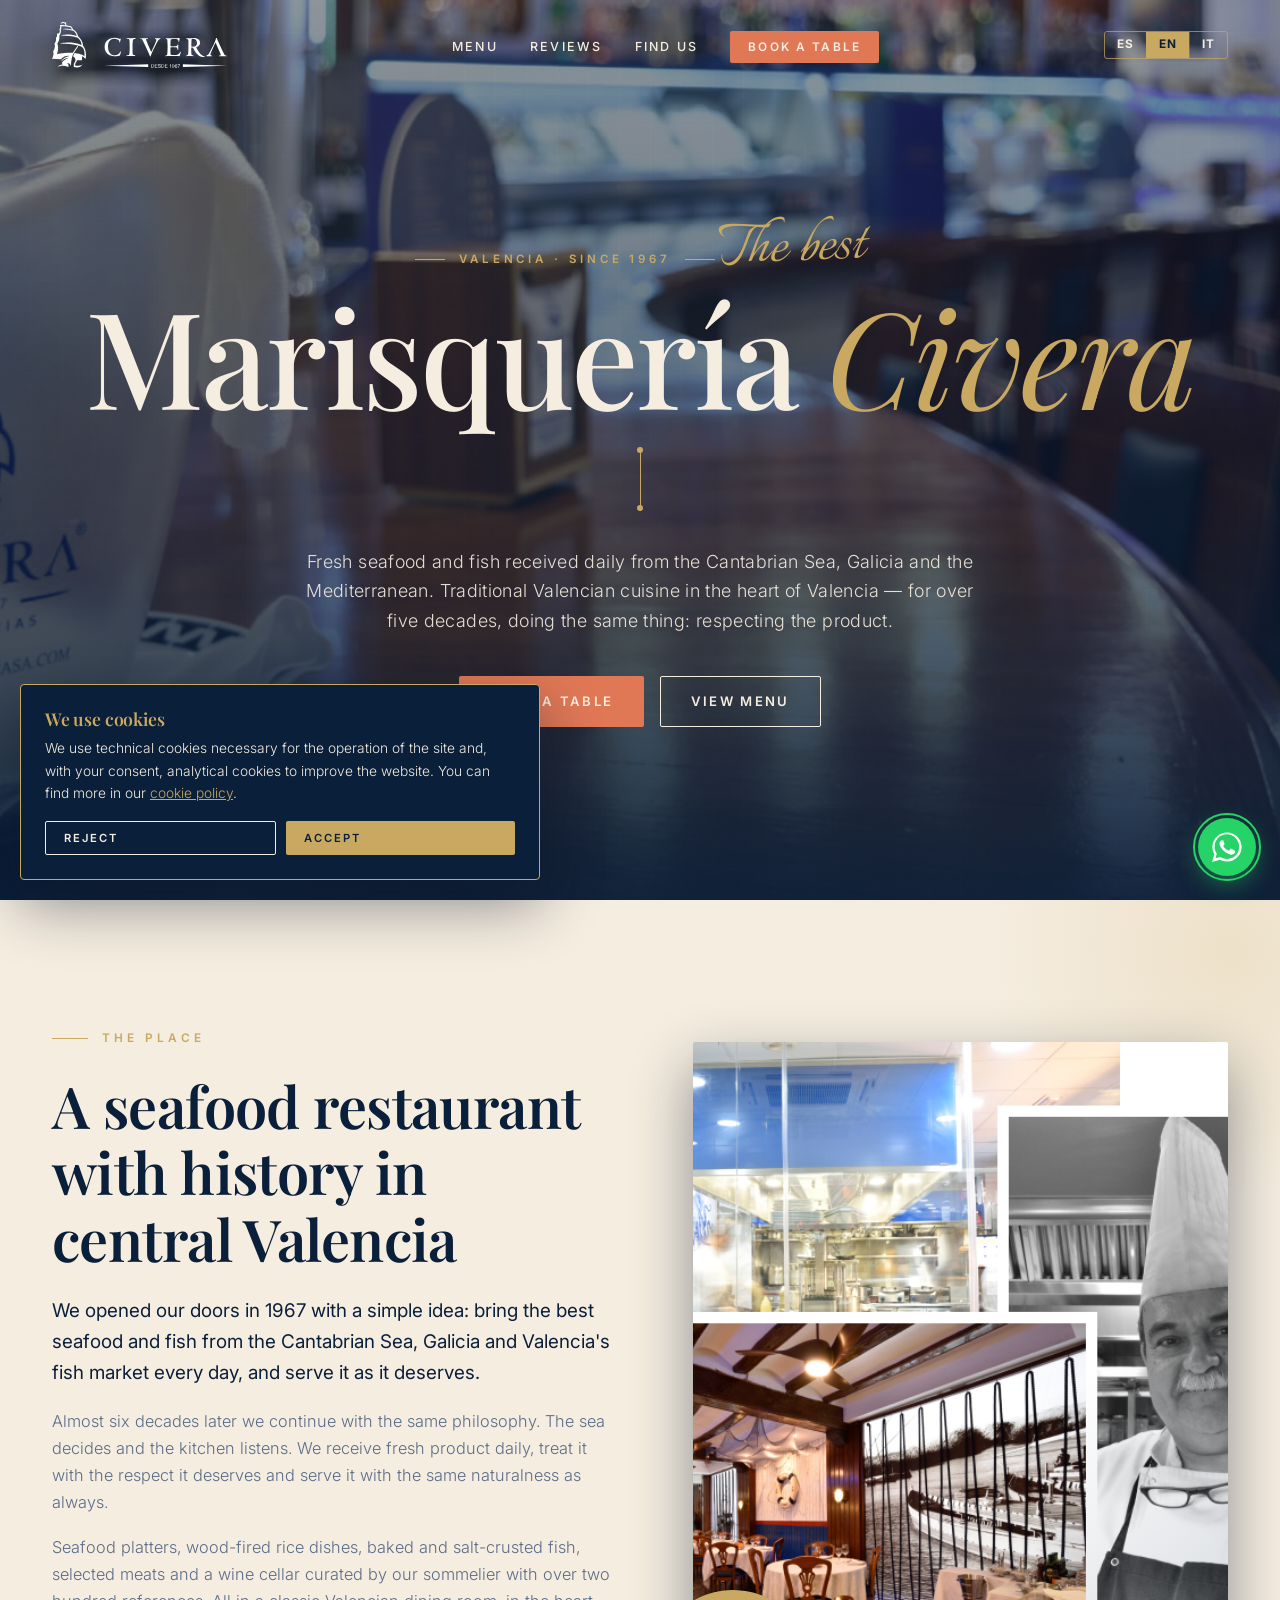
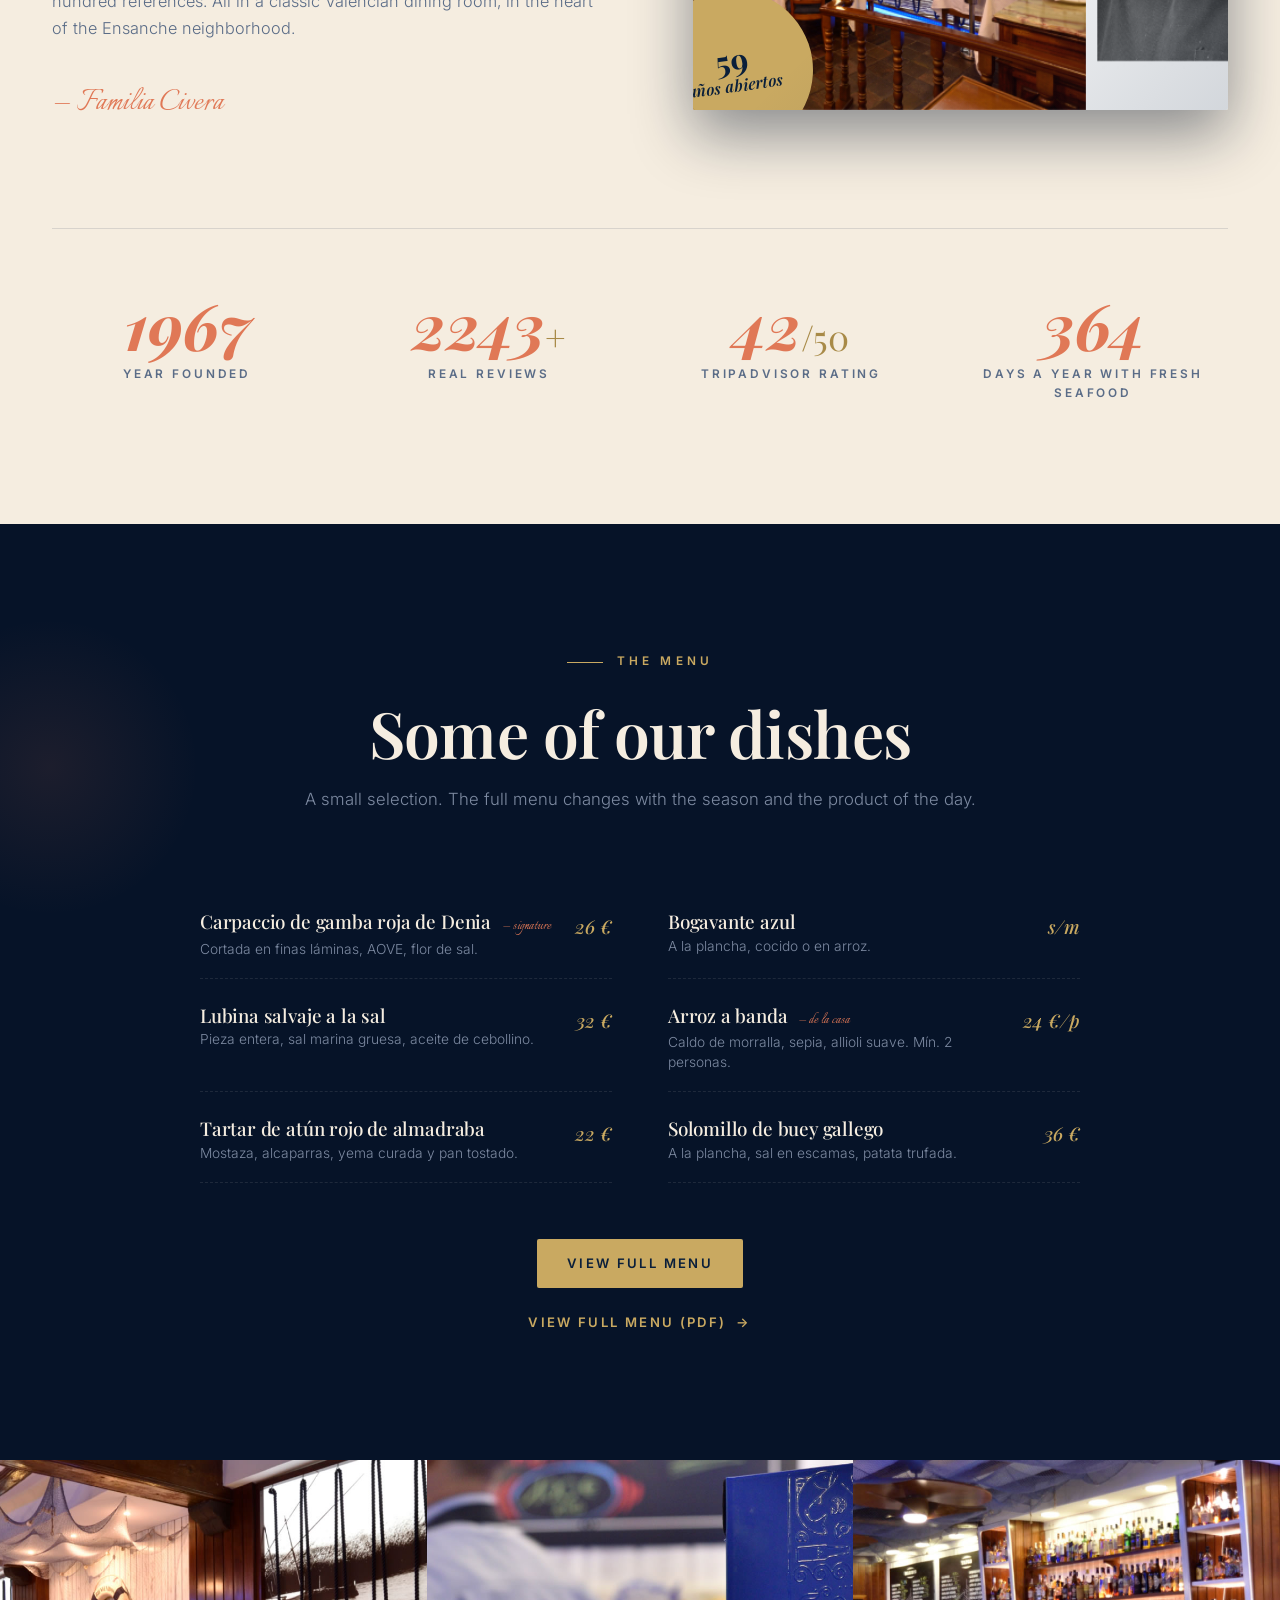
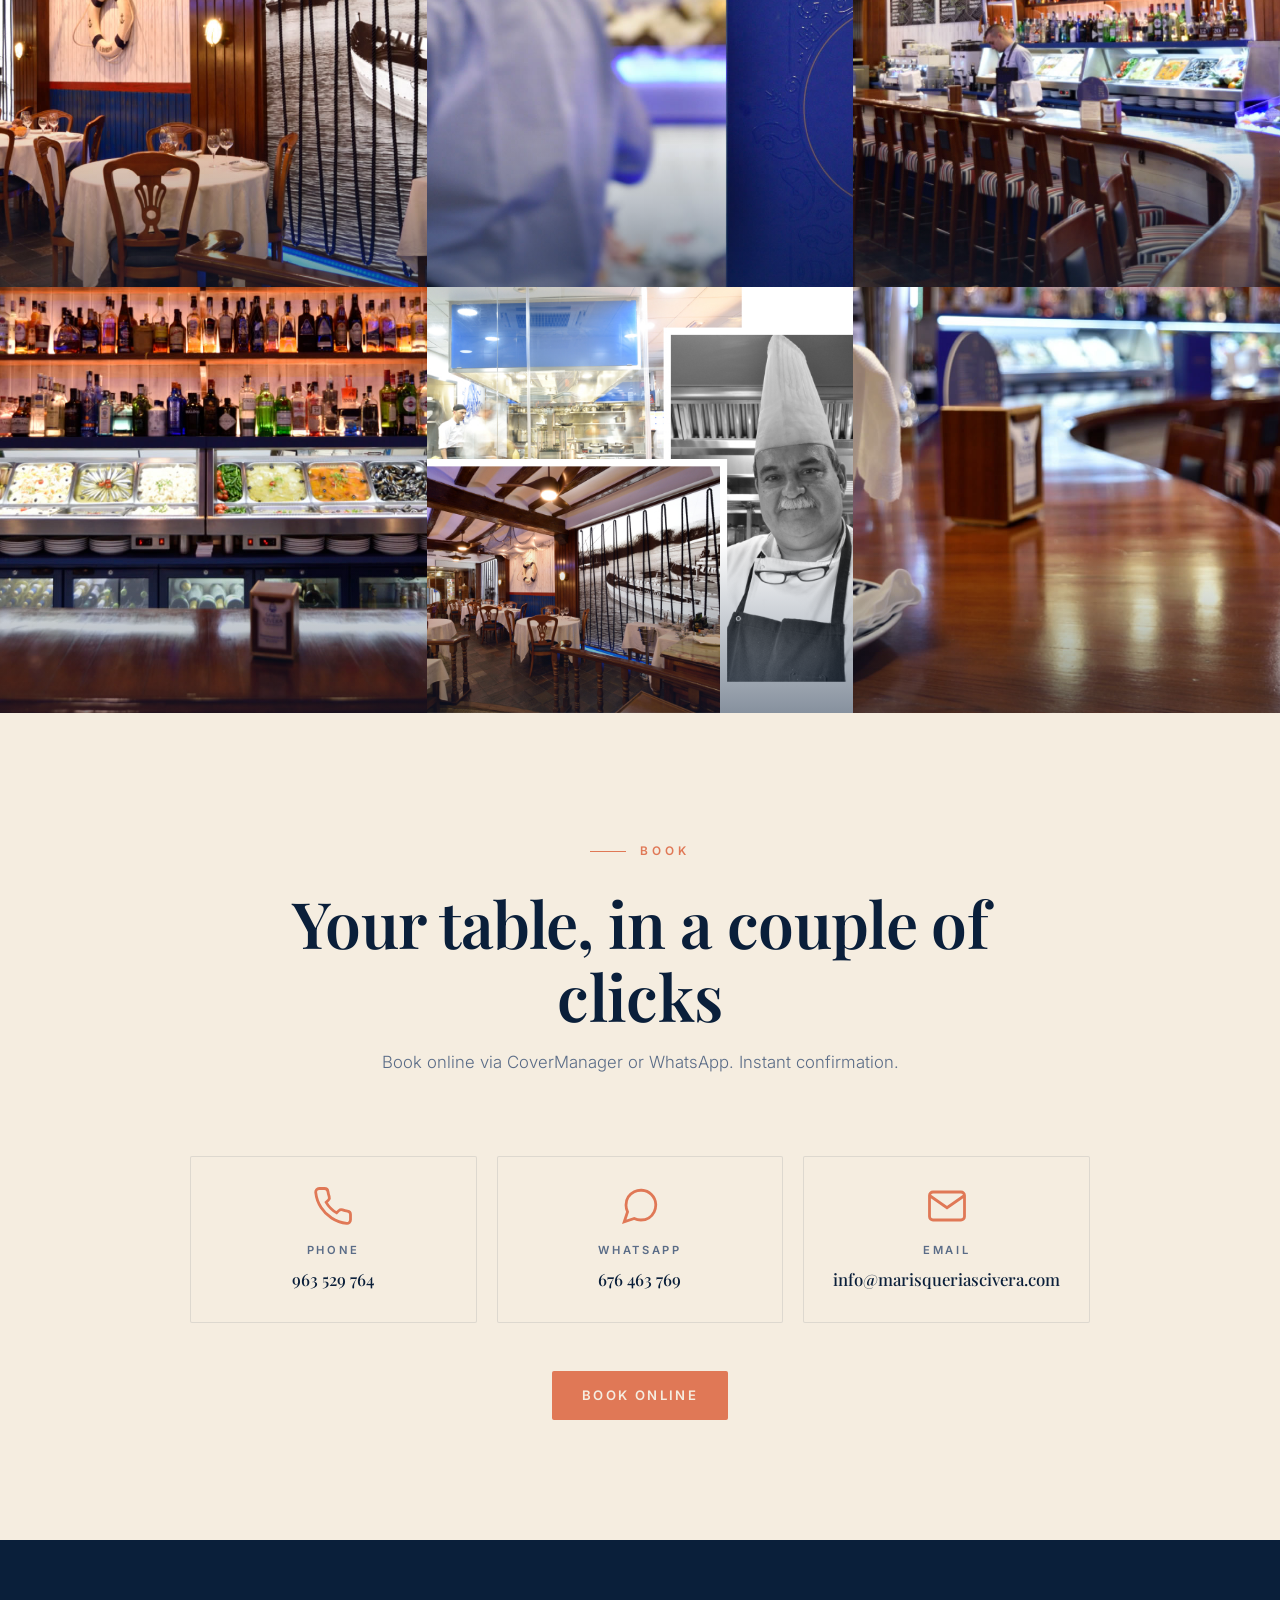
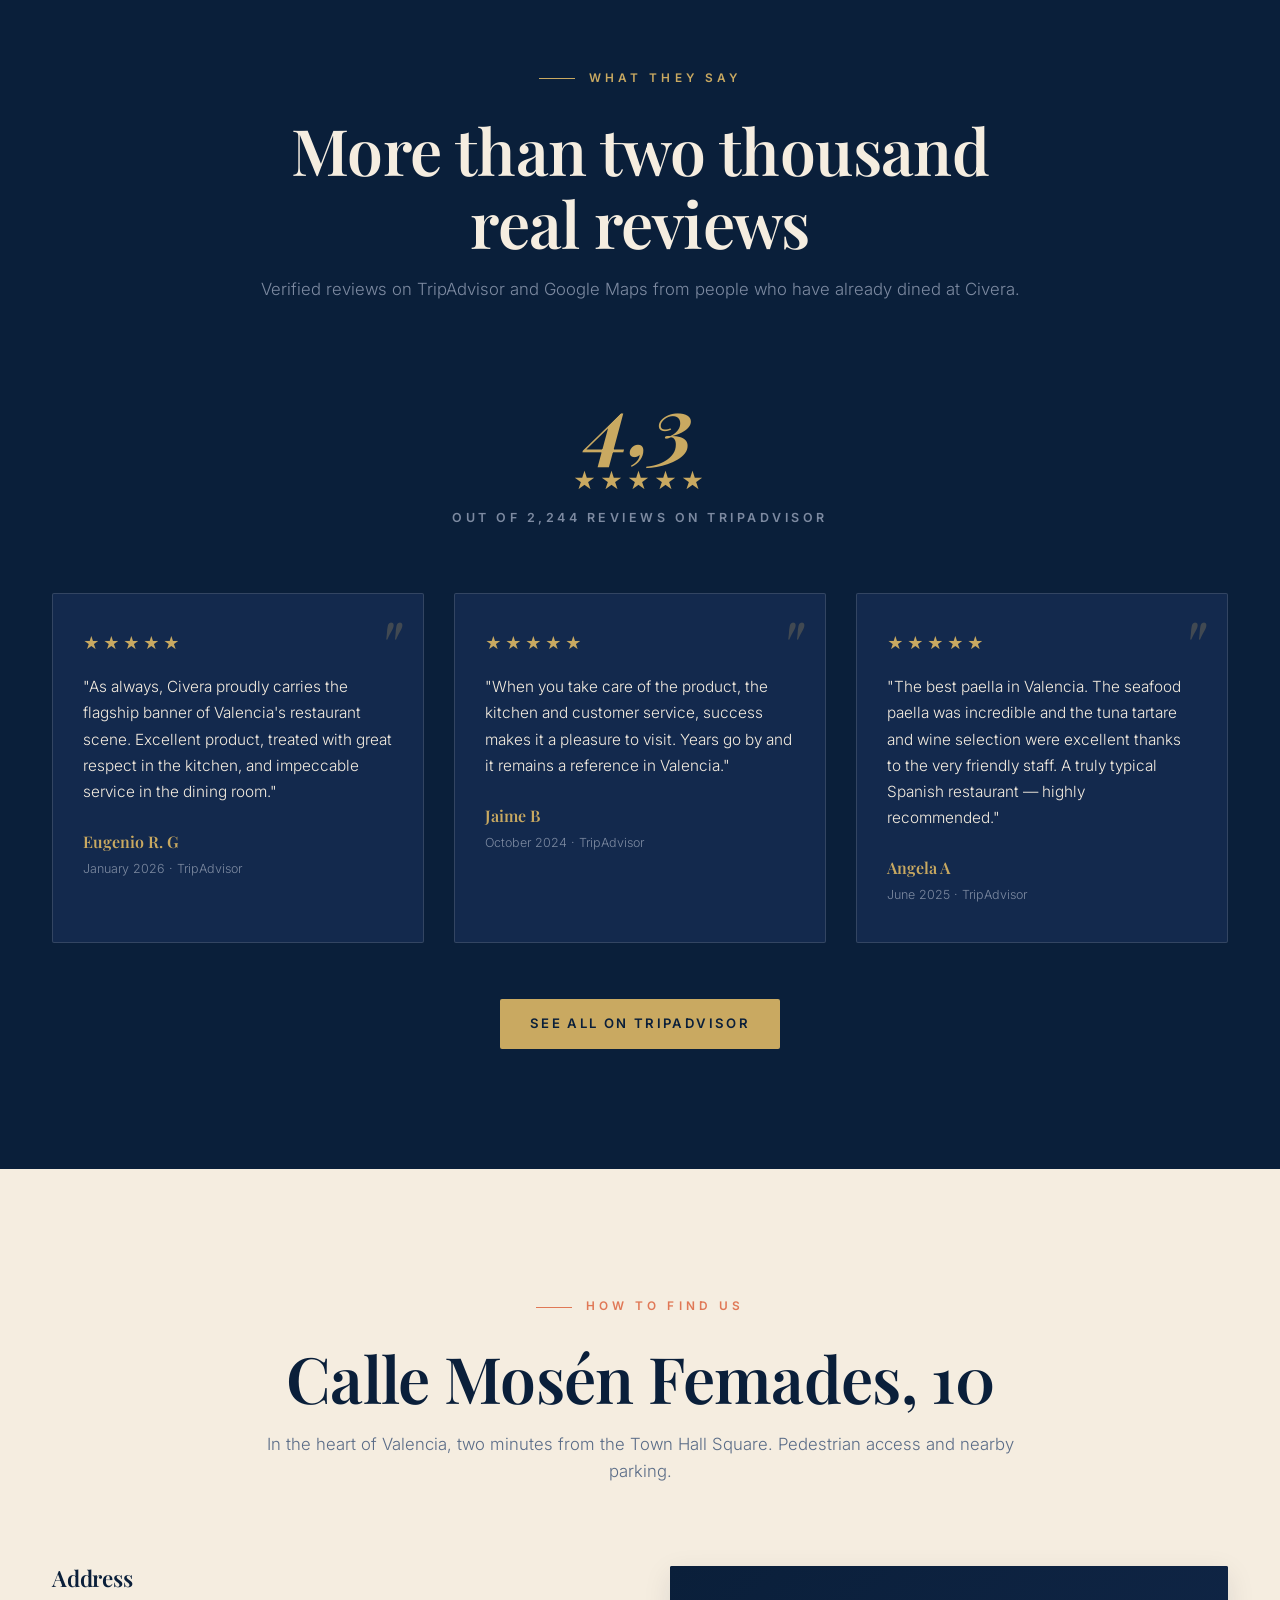
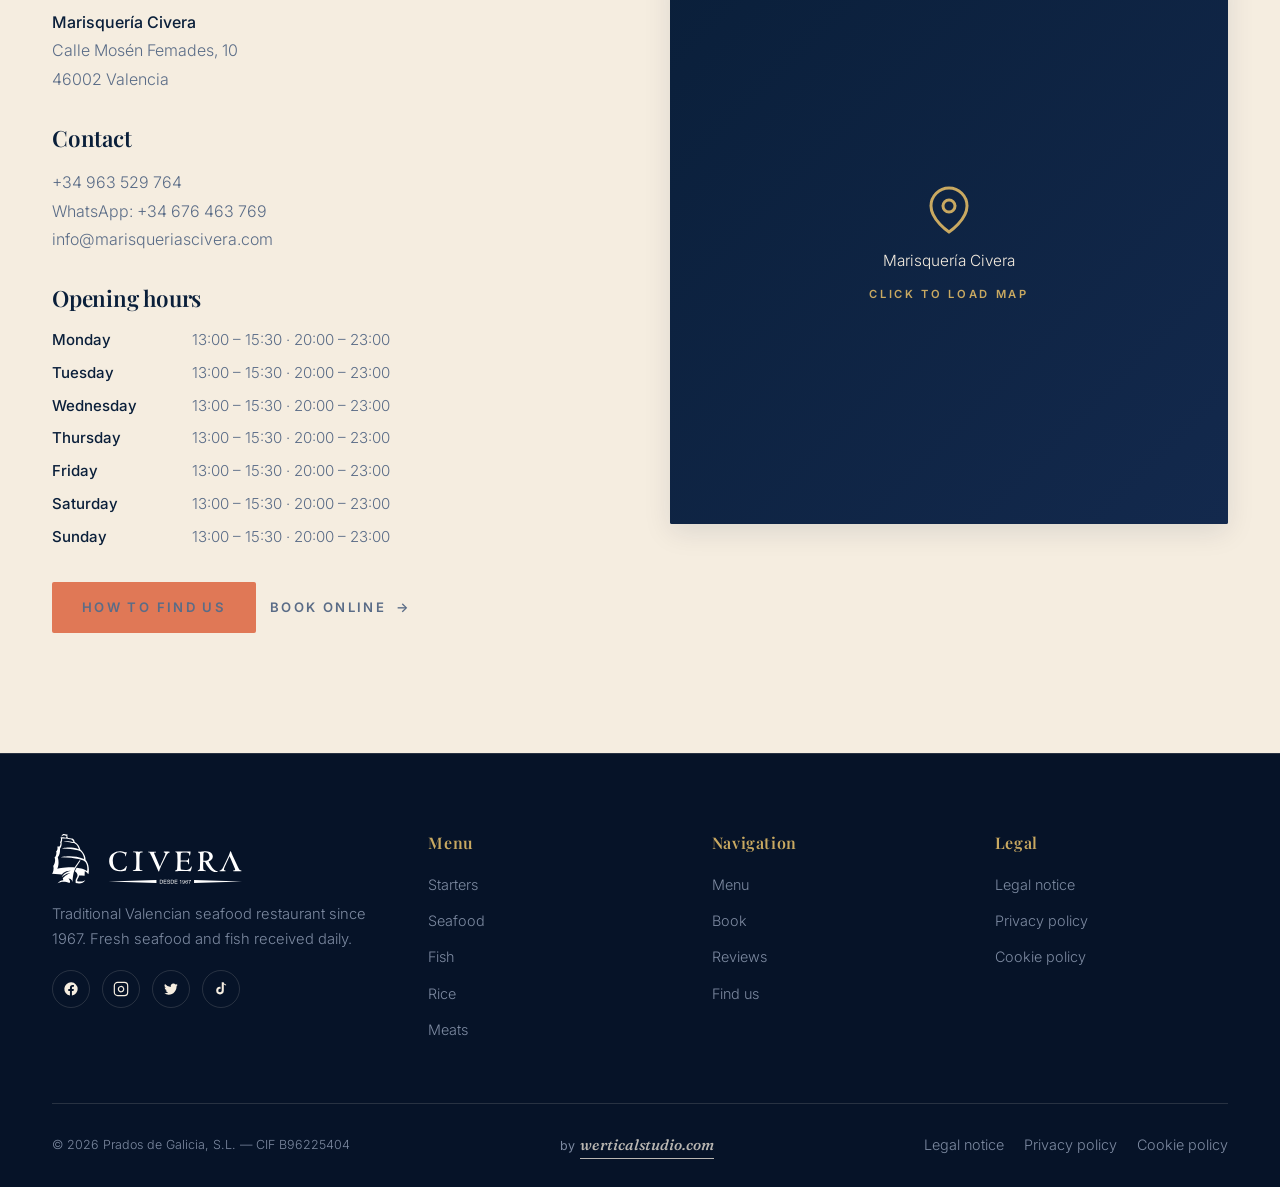
<file: index.html>
<!DOCTYPE html>
<html lang="es">
<head>
<meta charset="UTF-8">
<meta name="viewport" content="width=device-width, initial-scale=1.0">
<title>Marisquería Civera · La mejor Marisquería de Valencia desde 1967</title>
<meta name="description" content="Marisquería Civera, en pleno centro de Valencia desde 1967. Marisco y pescado fresco recibido cada día, arroces tradicionales y carta seleccionada. Reserva online.">
<meta name="keywords" content="marisquería Valencia, mejor marisquería Valencia, restaurante marisco Valencia, arroces Valencia, pescado fresco Valencia, Civera, Mosén Femades, restaurante Mediterráneo">
<meta name="author" content="Marisquería Civera">
<meta name="robots" content="index, follow, max-image-preview:large">
<meta name="theme-color" content="#0a1f3a">
<link rel="canonical" href="https://www.marisqueriascivera.com/">

<link rel="alternate" hreflang="es" href="https://www.marisqueriascivera.com/">
<link rel="alternate" hreflang="en" href="https://www.marisqueriascivera.com/?lang=en">
<link rel="alternate" hreflang="it" href="https://www.marisqueriascivera.com/?lang=it">
<link rel="alternate" hreflang="x-default" href="https://www.marisqueriascivera.com/">

<meta property="og:type" content="restaurant.restaurant">
<meta property="og:title" content="Marisquería Civera · La mejor Marisquería de Valencia">
<meta property="og:description" content="Desde 1967, marisco y pescado fresco recibido cada día en el corazón de Valencia. Arroces, mariscadas y carta de autor.">
<meta property="og:url" content="https://www.marisqueriascivera.com/">
<meta property="og:locale" content="es_ES">
<meta property="og:locale:alternate" content="en_US">
<meta property="og:locale:alternate" content="it_IT">
<meta property="og:site_name" content="Marisquería Civera">
<meta property="og:image" content="https://www.marisqueriascivera.com/assets/og-image.jpg">
<meta property="og:image:width" content="1200">
<meta property="og:image:height" content="630">
<meta property="og:image:alt" content="Marisquería Civera, Valencia">
<meta property="restaurant:contact_info:street_address" content="Calle Mosén Femades, 10">
<meta property="restaurant:contact_info:locality" content="Valencia">
<meta property="restaurant:contact_info:postal_code" content="46002">
<meta property="restaurant:contact_info:country_name" content="España">
<meta property="restaurant:contact_info:phone_number" content="+34963529764">

<meta name="twitter:card" content="summary_large_image">
<meta name="twitter:title" content="Marisquería Civera · La mejor Marisquería de Valencia">
<meta name="twitter:description" content="Desde 1967, marisco y pescado fresco en el corazón de Valencia. Reserva online.">
<meta name="twitter:image" content="https://www.marisqueriascivera.com/assets/og-image.jpg">

<link rel="icon" type="image/svg+xml" href="data:image/svg+xml,%3Csvg xmlns='http://www.w3.org/2000/svg' viewBox='0 0 100 100'%3E%3Crect width='100' height='100' fill='%230a1f3a'/%3E%3Ctext x='50' y='66' text-anchor='middle' font-family='Georgia,serif' font-size='52' font-weight='600' fill='%23c9a961' font-style='italic'%3EC%3C/text%3E%3C/svg%3E">

<!-- JSON-LD: Restaurant + WebSite con SearchAction + sitelinks por subpáginas -->
<script type="application/ld+json">
{
  "@context": "https://schema.org",
  "@type": "Restaurant",
  "@id": "https://www.marisqueriascivera.com/#restaurant",
  "name": "Marisquería Civera",
  "alternateName": "Civera Marisquería",
  "description": "Marisquería tradicional en Valencia desde 1967. Marisco y pescado fresco recibido cada día, arroces tradicionales y carta de autor.",
  "url": "https://www.marisqueriascivera.com/",
  "telephone": "+34963529764",
  "email": "info@marisqueriascivera.com",
  "image": "https://www.marisqueriascivera.com/assets/og-image.jpg",
  "logo": "https://www.marisqueriascivera.com/assets/civera/logo_civera.svg",
  "priceRange": "€€€",
  "servesCuisine": ["Spanish", "Mediterranean", "Seafood", "Valencian", "Rice dishes"],
  "acceptsReservations": "True",
  "currenciesAccepted": "EUR",
  "paymentAccepted": "Cash, Credit Card",
  "foundingDate": "1967",
  "hasMenu": "https://www.marisqueriascivera.com/carta",
  "address": {
    "@type": "PostalAddress",
    "streetAddress": "Calle Mosén Femades, 10",
    "addressLocality": "Valencia",
    "addressRegion": "Valencia",
    "postalCode": "46002",
    "addressCountry": "ES"
  },
  "geo": {
    "@type": "GeoCoordinates",
    "latitude": 39.4687944,
    "longitude": -0.3744028
  },
  "openingHoursSpecification": [
    {"@type":"OpeningHoursSpecification","dayOfWeek":["Monday","Tuesday","Wednesday","Thursday","Friday","Saturday","Sunday"],"opens":"13:00","closes":"15:30"},
    {"@type":"OpeningHoursSpecification","dayOfWeek":["Monday","Tuesday","Wednesday","Thursday","Friday","Saturday","Sunday"],"opens":"20:00","closes":"23:00"}
  ],
  "aggregateRating": {
    "@type": "AggregateRating",
    "ratingValue": "4.3",
    "reviewCount": "2244",
    "bestRating": "5",
    "worstRating": "1"
  },
  "review": [
    {"@type":"Review","author":{"@type":"Person","name":"Eugenio R. G"},"datePublished":"2026-01-15","reviewBody":"Como siempre, Civera lleva con merecidos honores la bandera de buque insignia de la restauración en la ciudad de Valencia. Excelente producto, tratado con gran respeto en la cocina, y un impecable servicio en sala.","reviewRating":{"@type":"Rating","ratingValue":"5","bestRating":"5"}},
    {"@type":"Review","author":{"@type":"Person","name":"Jaime B"},"datePublished":"2024-10-10","reviewBody":"Cuando se cuida el producto, la cocina y la atención al cliente, el éxito hace que sea un placer visitarlo. Pasan los años y sigue siendo una referencia en Valencia.","reviewRating":{"@type":"Rating","ratingValue":"5","bestRating":"5"}},
    {"@type":"Review","author":{"@type":"Person","name":"Angela A"},"datePublished":"2025-06-20","reviewBody":"The best paella in Valencia. The seafood paella was incredible and the tuna tartare and wine selection were excellent thanks to the very friendly staff.","reviewRating":{"@type":"Rating","ratingValue":"5","bestRating":"5"}}
  ],
  "sameAs": [
    "https://www.facebook.com/civera.marisqueria",
    "https://twitter.com/mariscocivera",
    "https://www.instagram.com/civeramarisqueria/",
    "https://www.tiktok.com/@civeramarisqueria",
    "https://www.tripadvisor.es/Restaurant_Review-g187529-d1761203-Reviews-Civera_Marisqueria-Valencia_Province_of_Valencia_Valencian_Community.html"
  ],
  "potentialAction": {
    "@type":"ReserveAction",
    "target":{"@type":"EntryPoint","urlTemplate":"https://www.marisqueriascivera.com/reservar","actionPlatform":["http://schema.org/DesktopWebPlatform","http://schema.org/MobileWebPlatform"]},
    "result":{"@type":"FoodEstablishmentReservation","name":"Reserva en Marisquería Civera"}
  }
}
</script>

<!-- JSON-LD: WebSite con SearchAction (mejora sitelinks en Google) -->
<script type="application/ld+json">
{
  "@context":"https://schema.org",
  "@type":"WebSite",
  "@id":"https://www.marisqueriascivera.com/#website",
  "url":"https://www.marisqueriascivera.com/",
  "name":"Marisquería Civera",
  "publisher":{"@id":"https://www.marisqueriascivera.com/#restaurant"},
  "inLanguage":"es"
}
</script>

<link rel="preconnect" href="https://fonts.googleapis.com">
<link rel="preconnect" href="https://fonts.gstatic.com" crossorigin>
<link href="https://fonts.googleapis.com/css2?family=Fraunces:ital,wght@1,400;1,500&family=Playfair+Display:ital,wght@0,400;0,500;0,600;0,700;0,800;1,400;1,500&family=Inter:wght@300;400;500;600;700&family=Italianno&display=swap" rel="stylesheet">
<link rel="stylesheet" href="assets/civera-styles.css?v=7">
</head>
<body>

<!-- NAV -->
<nav id="mainNav">
  <div class="container">
    <a href="index.html" class="logo">
      <img src="assets/civera/logo_civera.svg" alt="Marisquería Civera">

    </a>
    <ul class="nav-links" id="navLinks">
      <li><a href="carta.html" data-i18n="nav.carta">Carta</a></li>
      <li><a href="#reviews" data-i18n="nav.reviews">Reseñas</a></li>
      <li><a href="donde-estamos.html" data-i18n="nav.contact">Dónde estamos</a></li>
      <li><a href="reservar.html" class="nav-cta" data-i18n="nav.cta">Reservar</a></li>
    </ul>
    <div class="nav-right">
      <div class="lang-toggle" role="group" aria-label="Idioma">
        <button data-lang="es" class="active" aria-label="Español">ES</button>
        <button data-lang="en" aria-label="English">EN</button>
        <button data-lang="it" aria-label="Italiano">IT</button>
      </div>
      <button class="burger" id="burger" aria-label="Menú">
        <svg width="26" height="26" viewBox="0 0 24 24" fill="none" stroke="currentColor" stroke-width="2"><line x1="4" y1="7" x2="20" y2="7"/><line x1="4" y1="12" x2="20" y2="12"/><line x1="4" y1="17" x2="20" y2="17"/></svg>
      </button>
    </div>
  </div>
</nav>

<!-- HERO -->
<header class="hero">
  <div class="hero-bg" data-parallax="0.3">
    <img src="assets/civera/banner-01.jpg" alt="Marisco fresco en Marisquería Civera">
  </div>
  <div class="hero-grain"></div>
  <div class="container hero-inner">
    <span class="hero-stamp" data-i18n="hero.stamp">VALENCIA · DESDE 1967</span>
    <span class="hero-script" data-i18n="hero.script">La mejor</span>
    <h1 class="hero-title">Marisquería <em>Civera</em></h1>
    <div class="hero-divider"></div>
    <p class="hero-sub" data-i18n="hero.sub">Marisco y pescado fresco recibido cada día desde el Cantábrico, Galicia y el Mediterráneo. Cocina valenciana tradicional en pleno corazón de Valencia, con más de cinco décadas haciendo lo mismo: respetar el producto.</p>
    <div class="hero-cta">
      <a href="reservar.html" class="btn btn-coral"><span data-i18n="hero.ctaPrimary">Reservar mesa</span></a>
      <a href="carta.html" class="btn btn-ghost"><span data-i18n="hero.ctaSecondary">Ver carta</span></a>
    </div>
  </div>
</header>

<!-- EL LOCAL -->
<section id="local" class="local">
  <div class="container">
    <div class="local-grid">
      <div class="local-text reveal">
        <span class="eyebrow" data-i18n="local.eyebrow">El local</span>
        <h2 data-i18n="local.title">Una marisquería con historia en el centro de Valencia</h2>
        <p class="lead" data-i18n="local.lead">Abrimos las puertas en 1967 con una idea sencilla: traer cada día el mejor marisco y pescado del Cantábrico, Galicia y la lonja valenciana, y servirlo como se merece.</p>
        <p data-i18n="local.p1">Casi seis décadas después seguimos con la misma filosofía. La mar manda y la cocina escucha. Recibimos producto fresco a diario, lo tratamos con el respeto que pide y lo servimos con la naturalidad de siempre.</p>
        <p data-i18n="local.p2">Mariscadas, arroces de leña, pescados al horno y a la sal, carnes seleccionadas y una bodega cuidada por nuestro sumiller con más de doscientas referencias. Todo en un comedor clásico valenciano, en pleno barrio del Ensanche.</p>
        <div class="signature">
          <span class="script">— Familia Civera</span>
        </div>
      </div>
      <div class="local-img-wrap reveal">
        <img src="assets/civera/interior.jpg" alt="Interior de Marisquería Civera, Valencia">
        <div class="local-stamp">
          <span><strong>59</strong>años abiertos</span>
        </div>
      </div>
    </div>

    <div class="stats reveal-stagger">
      <div class="stat">
        <div class="stat-num">1967</div>
        <div class="stat-label" data-i18n="stats.year">Año de fundación</div>
      </div>
      <div class="stat">
        <div class="stat-num"><span data-count="2244">0</span><small>+</small></div>
        <div class="stat-label" data-i18n="stats.reviews">Reseñas reales</div>
      </div>
      <div class="stat">
        <div class="stat-num"><span data-count="43">0</span><small>/50</small></div>
        <div class="stat-label" data-i18n="stats.rating">Valoración TripAdvisor</div>
      </div>
      <div class="stat">
        <div class="stat-num"><span data-count="365">0</span></div>
        <div class="stat-label" data-i18n="stats.fresh">Días al año con marisco fresco</div>
      </div>
    </div>
  </div>
</section>

<!-- TEASER CARTA -->
<section id="carta" class="carta-teaser">
  <div class="container">
    <div class="section-head reveal">
      <span class="eyebrow" data-i18n="cartaTeaser.eyebrow">La carta</span>
      <h2 class="section-title" data-i18n="cartaTeaser.title">Algunos de nuestros platos</h2>
      <p data-i18n="cartaTeaser.intro">Una pequeña selección. La carta completa cambia con la temporada y el producto del día.</p>
    </div>

    <div class="carta-teaser-grid reveal-stagger">
      <div class="carta-item"><div><h4>Carpaccio de gamba roja de Denia <span class="signature">— signature</span></h4><p>Cortada en finas láminas, AOVE, flor de sal.</p></div><span class="carta-price">26 €</span></div>
      <div class="carta-item"><div><h4>Bogavante azul</h4><p>A la plancha, cocido o en arroz.</p></div><span class="carta-price">s/m</span></div>
      <div class="carta-item"><div><h4>Lubina salvaje a la sal</h4><p>Pieza entera, sal marina gruesa, aceite de cebollino.</p></div><span class="carta-price">32 €</span></div>
      <div class="carta-item"><div><h4>Arroz a banda <span class="signature">— de la casa</span></h4><p>Caldo de morralla, sepia, allioli suave. Mín. 2 personas.</p></div><span class="carta-price">24 €/p</span></div>
      <div class="carta-item"><div><h4>Tartar de atún rojo de almadraba</h4><p>Mostaza, alcaparras, yema curada y pan tostado.</p></div><span class="carta-price">22 €</span></div>
      <div class="carta-item"><div><h4>Solomillo de buey gallego</h4><p>A la plancha, sal en escamas, patata trufada.</p></div><span class="carta-price">36 €</span></div>
    </div>

    <div class="carta-cta reveal">
      <a href="carta.html" class="btn"><span data-i18n="carta.viewAll">Ver carta completa</span></a>
      <a href="assets/carta-civera.pdf" target="_blank" rel="noopener" class="btn-link" data-carta-pdf data-i18n="carta.viewPdf">Ver carta completa (PDF)</a>
    </div>
  </div>
</section>

<!-- GALERÍA -->
<section class="gallery" id="galeria">
  <div class="gallery-grid reveal-stagger">
    <div class="gallery-item"><img src="assets/civera/banner-02.jpg" alt="Marisco fresco Civera" loading="lazy"></div>
    <div class="gallery-item"><img src="assets/civera/banner-03.jpg" alt="Plato de Marisquería Civera" loading="lazy"></div>
    <div class="gallery-item"><img src="assets/civera/banner-04.jpg" alt="Arroz tradicional Civera" loading="lazy"></div>
    <div class="gallery-item"><img src="assets/civera/banner-05.jpg" alt="Pescado fresco Civera" loading="lazy"></div>
    <div class="gallery-item"><img src="assets/civera/interior.jpg" alt="Interior Marisquería Civera" loading="lazy"></div>
    <div class="gallery-item"><img src="assets/civera/banner-01.jpg" alt="Mariscada Civera" loading="lazy"></div>
  </div>
</section>

<!-- TEASER RESERVAS -->
<section id="reservas" class="reservas">
  <div class="container">
    <div class="section-head reveal">
      <span class="eyebrow" data-i18n="reservas.eyebrow">Reservar</span>
      <h2 class="section-title" data-i18n="reservas.title">Tu mesa, en un par de clics</h2>
      <p data-i18n="reservasTeaser.intro">Reserva online en CoverManager o por WhatsApp. Confirmación inmediata.</p>
    </div>

    <div class="reservas-channels reveal-stagger" style="max-width:900px;margin:0 auto">
      <a href="tel:+34963529764" class="channel">
        <div class="channel-icon"><svg viewBox="0 0 24 24" fill="none" stroke="currentColor" stroke-width="1.6"><path d="M22 16.92v3a2 2 0 0 1-2.18 2 19.79 19.79 0 0 1-8.63-3.07 19.5 19.5 0 0 1-6-6 19.79 19.79 0 0 1-3.07-8.67A2 2 0 0 1 4.11 2h3a2 2 0 0 1 2 1.72 12.84 12.84 0 0 0 .7 2.81 2 2 0 0 1-.45 2.11L8.09 9.91a16 16 0 0 0 6 6l1.27-1.27a2 2 0 0 1 2.11-.45 12.84 12.84 0 0 0 2.81.7A2 2 0 0 1 22 16.92z"/></svg></div>
        <div class="channel-label" data-i18n="reservas.phone">Teléfono</div>
        <div class="channel-value">963 529 764</div>
      </a>
      <a href="https://wa.me/34676463769" target="_blank" rel="noopener" class="channel">
        <div class="channel-icon"><svg viewBox="0 0 24 24" fill="none" stroke="currentColor" stroke-width="1.6"><path d="M21 11.5a8.38 8.38 0 0 1-.9 3.8 8.5 8.5 0 0 1-7.6 4.7 8.38 8.38 0 0 1-3.8-.9L3 21l1.9-5.7a8.38 8.38 0 0 1-.9-3.8 8.5 8.5 0 0 1 4.7-7.6 8.38 8.38 0 0 1 3.8-.9h.5a8.48 8.48 0 0 1 8 8v.5z"/></svg></div>
        <div class="channel-label" data-i18n="reservas.whatsapp">WhatsApp</div>
        <div class="channel-value">676 463 769</div>
      </a>
      <a href="mailto:info@marisqueriascivera.com" class="channel">
        <div class="channel-icon"><svg viewBox="0 0 24 24" fill="none" stroke="currentColor" stroke-width="1.6"><path d="M4 4h16c1.1 0 2 .9 2 2v12c0 1.1-.9 2-2 2H4c-1.1 0-2-.9-2-2V6c0-1.1.9-2 2-2z"/><polyline points="22,6 12,13 2,6"/></svg></div>
        <div class="channel-label" data-i18n="reservas.email">Email</div>
        <div class="channel-value">info@marisqueriascivera.com</div>
      </a>
    </div>

    <div class="carta-cta reveal" style="margin-top:48px">
      <a href="reservar.html" class="btn btn-coral"><span data-i18n="reservas.go">Reservar online</span></a>
    </div>
  </div>
</section>

<!-- RESEÑAS -->
<section id="reviews" class="reviews">
  <div class="container">
    <div class="section-head reveal">
      <span class="eyebrow" data-i18n="reviews.eyebrow">Lo que dicen</span>
      <h2 class="section-title" data-i18n="reviews.title">Más de dos mil opiniones reales</h2>
      <p data-i18n="reviews.intro">Reseñas verificadas en TripAdvisor y Google Maps de quienes ya han pasado por Civera.</p>
    </div>

    <div class="reviews-rating reveal">
      <div class="reviews-rating-num">4,3</div>
      <div class="reviews-stars">★★★★★</div>
      <div class="reviews-rating-label" data-i18n="reviews.label">Sobre 2.244 reseñas en TripAdvisor</div>
    </div>

    <div class="reviews-grid reveal-stagger">
      <article class="review-card">
        <div class="review-stars">★★★★★</div>
        <p class="review-text" data-i18n="review.eugenio">"Como siempre, Civera lleva con merecidos honores la bandera de buque insignia de la restauración en la ciudad de Valencia. Excelente producto, tratado con gran respeto en la cocina, y un impecable servicio en sala."</p>
        <div class="review-author">Eugenio R. G</div>
        <div class="review-date" data-i18n="review.date.eugenio">enero 2026 · TripAdvisor</div>
      </article>
      <article class="review-card">
        <div class="review-stars">★★★★★</div>
        <p class="review-text" data-i18n="review.jaime">"Cuando se cuida el producto, la cocina y la atención al cliente, el éxito hace que sea un placer visitarlo. Pasan los años y sigue siendo una referencia en Valencia."</p>
        <div class="review-author">Jaime B</div>
        <div class="review-date" data-i18n="review.date.jaime">octubre 2024 · TripAdvisor</div>
      </article>
      <article class="review-card">
        <div class="review-stars">★★★★★</div>
        <p class="review-text" data-i18n="review.angela">"The best paella in Valencia. The seafood paella was incredible and the tuna tartare and wine selection were excellent thanks to the very friendly staff. A truly typical Spanish restaurant — highly recommended."</p>
        <div class="review-author">Angela A</div>
        <div class="review-date" data-i18n="review.date.angela">junio 2025 · TripAdvisor</div>
      </article>
    </div>

    <div class="reviews-cta reveal">
      <a href="https://www.tripadvisor.es/Restaurant_Review-g187529-d1761203-Reviews-Civera_Marisqueria-Valencia_Province_of_Valencia_Valencian_Community.html" target="_blank" rel="noopener" class="btn"><span data-i18n="reviews.more">Ver todas en TripAdvisor</span></a>
    </div>
  </div>
</section>

<!-- TEASER CONTACTO / DÓNDE ESTAMOS -->
<section id="contacto" class="contacto">
  <div class="container">
    <div class="section-head reveal">
      <span class="eyebrow" data-i18n="contacto.eyebrow">Cómo llegar</span>
      <h2 class="section-title" data-i18n="contacto.title">Calle Mosén Femades, 10</h2>
      <p data-i18n="contactoTeaser.intro">En pleno centro de Valencia, a dos minutos de la Plaza del Ayuntamiento. Acceso peatonal y aparcamientos cercanos.</p>
    </div>

    <div class="contacto-grid">
      <div class="contacto-info reveal">
        <h3 data-i18n="contacto.address">Dirección</h3>
        <p class="strong">Marisquería Civera</p>
        <p>Calle Mosén Femades, 10<br>46002 Valencia</p>

        <h3 data-i18n="contacto.contactTitle">Contacto</h3>
        <p><a href="tel:+34963529764">+34 963 529 764</a></p>
        <p><a href="https://wa.me/34676463769">WhatsApp: +34 676 463 769</a></p>
        <p><a href="mailto:info@marisqueriascivera.com">info@marisqueriascivera.com</a></p>

        <h3 data-i18n="contacto.hoursTitle">Horario</h3>
        <div class="horario-grid">
          <div class="day" data-i18n="day.mon">Lunes</div><div class="hours">13:00 – 15:30 · 20:00 – 23:00</div>
          <div class="day" data-i18n="day.tue">Martes</div><div class="hours">13:00 – 15:30 · 20:00 – 23:00</div>
          <div class="day" data-i18n="day.wed">Miércoles</div><div class="hours">13:00 – 15:30 · 20:00 – 23:00</div>
          <div class="day" data-i18n="day.thu">Jueves</div><div class="hours">13:00 – 15:30 · 20:00 – 23:00</div>
          <div class="day" data-i18n="day.fri">Viernes</div><div class="hours">13:00 – 15:30 · 20:00 – 23:00</div>
          <div class="day" data-i18n="day.sat">Sábado</div><div class="hours">13:00 – 15:30 · 20:00 – 23:00</div>
          <div class="day" data-i18n="day.sun">Domingo</div><div class="hours">13:00 – 15:30 · 20:00 – 23:00</div>
        </div>

        <div style="margin-top:32px;display:flex;gap:14px;flex-wrap:wrap">
          <a href="donde-estamos.html" class="btn btn-coral"><span data-i18n="contacto.howto">Cómo llegar</span></a>
          <a href="reservar.html" class="btn-link" data-i18n="reservas.go">Reservar online</a>
        </div>
      </div>

      <div class="map-wrap reveal" id="mapWrap" role="button" tabindex="0" aria-label="Cargar mapa">
        <div class="map-placeholder" id="mapPlaceholder">
          <svg viewBox="0 0 24 24" fill="none" stroke="currentColor" stroke-width="1.5"><path d="M21 10c0 7-9 13-9 13s-9-6-9-13a9 9 0 0 1 18 0z"/><circle cx="12" cy="10" r="3"/></svg>
          <p data-i18n="map.title">Marisquería Civera</p>
          <small data-i18n="map.click">Click para cargar el mapa</small>
        </div>
      </div>
    </div>
  </div>
</section>

<!-- FOOTER -->
<footer>
  <div class="container">
    <div class="footer-grid">
      <div class="footer-brand">
        <img src="assets/civera/logo_civera.svg" alt="Marisquería Civera">
        <p data-i18n="footer.about">Marisquería tradicional valenciana desde 1967. Marisco y pescado fresco recibido cada día.</p>
        <div class="footer-social">
          <a href="https://www.facebook.com/civera.marisqueria" target="_blank" rel="noopener" aria-label="Facebook"><svg viewBox="0 0 24 24" fill="currentColor"><path d="M22 12a10 10 0 1 0-11.6 9.9v-7H7.9V12h2.5V9.8c0-2.5 1.5-3.9 3.8-3.9 1.1 0 2.2.2 2.2.2v2.5h-1.3c-1.3 0-1.7.8-1.7 1.6V12h2.9l-.5 2.9h-2.4v7A10 10 0 0 0 22 12z"/></svg></a>
          <a href="https://www.instagram.com/civeramarisqueria/" target="_blank" rel="noopener" aria-label="Instagram"><svg viewBox="0 0 24 24" fill="none" stroke="currentColor" stroke-width="1.8"><rect x="2" y="2" width="20" height="20" rx="5"/><path d="M16 11.4a4 4 0 1 1-7.9 1.2 4 4 0 0 1 7.9-1.2z"/><line x1="17.5" y1="6.5" x2="17.51" y2="6.5"/></svg></a>
          <a href="https://twitter.com/mariscocivera" target="_blank" rel="noopener" aria-label="Twitter"><svg viewBox="0 0 24 24" fill="currentColor"><path d="M22 5.8a8.5 8.5 0 0 1-2.4.7 4.2 4.2 0 0 0 1.8-2.3 8.4 8.4 0 0 1-2.6 1A4.2 4.2 0 0 0 11.6 9a11.8 11.8 0 0 1-8.6-4.4 4.2 4.2 0 0 0 1.3 5.6 4.1 4.1 0 0 1-1.9-.5v.1a4.2 4.2 0 0 0 3.4 4.1 4.2 4.2 0 0 1-1.9.1 4.2 4.2 0 0 0 3.9 2.9A8.4 8.4 0 0 1 2 18.5 11.8 11.8 0 0 0 8.4 20.5c7.7 0 11.9-6.4 11.9-11.9v-.5A8.5 8.5 0 0 0 22 5.8z"/></svg></a>
          <a href="https://www.tiktok.com/@civeramarisqueria" target="_blank" rel="noopener" aria-label="TikTok"><svg viewBox="0 0 24 24" fill="currentColor"><path d="M19.6 6.7a4.8 4.8 0 0 1-3.4-1.7v9.4a5.7 5.7 0 1 1-5.7-5.7c.3 0 .5 0 .8.1v3.1a2.6 2.6 0 1 0 1.8 2.5V2h2.9c.2 1 .8 1.9 1.6 2.5a4.7 4.7 0 0 0 2 .8z"/></svg></a>
        </div>
      </div>
      <div>
        <h4 data-i18n="footer.menuTitle">Carta</h4>
        <ul>
          <li><a href="carta.html?tab=entrantes" data-i18n="carta.tab.entrantes">Entrantes</a></li>
          <li><a href="carta.html?tab=mariscos" data-i18n="carta.tab.mariscos">Mariscos</a></li>
          <li><a href="carta.html?tab=pescados" data-i18n="carta.tab.pescados">Pescados</a></li>
          <li><a href="carta.html?tab=arroces" data-i18n="carta.tab.arroces">Arroces</a></li>
          <li><a href="carta.html?tab=carnes" data-i18n="carta.tab.carnes">Carnes</a></li>
        </ul>
      </div>
      <div>
        <h4 data-i18n="footer.navTitle">Navegación</h4>
        <ul>
          <li><a href="carta.html" data-i18n="nav.carta">Carta</a></li>
          <li><a href="reservar.html" data-i18n="nav.reservas">Reservar</a></li>
          <li><a href="#reviews" data-i18n="nav.reviews">Reseñas</a></li>
          <li><a href="donde-estamos.html" data-i18n="nav.contact">Dónde estamos</a></li>
        </ul>
      </div>
      <div>
        <h4 data-i18n="footer.legalTitle">Legal</h4>
        <ul>
          <li><a data-modal="aviso" data-i18n="legal.aviso">Aviso legal</a></li>
          <li><a data-modal="privacidad" data-i18n="legal.privacy">Política de privacidad</a></li>
          <li><a data-modal="cookies" data-i18n="legal.cookies">Política de cookies</a></li>
        </ul>
      </div>
    </div>
    <div class="footer-bottom">
      <div>© <span id="year">2026</span> Prados de Galicia, S.L. — CIF B96225404</div>
      <span class="wertical-credit"><span class="by">by</span> <a href="https://werticalstudio.com" target="_blank" rel="noopener">werticalstudio.com</a></span>
      <div class="footer-legal-links">
        <a data-modal="aviso" data-i18n="legal.aviso">Aviso legal</a>
        <a data-modal="privacidad" data-i18n="legal.privacy">Política de privacidad</a>
        <a data-modal="cookies" data-i18n="legal.cookies">Política de cookies</a>
      </div>
    </div>
  </div>
</footer>

<!-- WHATSAPP -->
<a href="https://wa.me/34676463769" target="_blank" rel="noopener" class="whatsapp-float" aria-label="WhatsApp">
  <svg viewBox="0 0 32 32" fill="currentColor"><path d="M16 .4C7.4.4.4 7.4.4 16c0 2.7.7 5.4 2.1 7.7L0 32l8.6-2.3c2.2 1.2 4.7 1.8 7.4 1.8 8.6 0 15.6-7 15.6-15.6S24.6.4 16 .4zm0 28.4c-2.4 0-4.7-.6-6.7-1.8l-.5-.3-5 1.3 1.3-4.9-.3-.5c-1.3-2.1-2-4.5-2-7 0-7.2 5.9-13.1 13.1-13.1S29 8.8 29 16s-5.9 12.8-13 12.8zm7.2-9.7c-.4-.2-2.3-1.1-2.7-1.3-.4-.1-.6-.2-.9.2-.3.4-1 1.3-1.3 1.6-.2.3-.5.3-.9.1-.4-.2-1.6-.6-3.1-1.9-1.1-1-1.9-2.3-2.2-2.6-.2-.4 0-.6.2-.8.2-.2.4-.5.6-.7.2-.2.3-.4.4-.6.1-.3 0-.5 0-.7s-.9-2.2-1.2-3c-.3-.8-.7-.7-.9-.7h-.7c-.3 0-.7.1-1.1.5s-1.4 1.4-1.4 3.4 1.5 4 1.7 4.2c.2.3 2.9 4.4 7.1 6.2 1 .4 1.8.7 2.4.9 1 .3 1.9.3 2.6.2.8-.1 2.3-1 2.7-1.9.3-.9.3-1.7.2-1.9-.1-.2-.4-.3-.8-.5z"/></svg>
</a>

<!-- COOKIE BANNER -->
<div class="cookie-banner" id="cookieBanner" role="dialog" aria-label="Cookies">
  <h4 data-i18n="cookies.title">Usamos cookies</h4>
  <p data-i18n="cookies.text"></p>
  <div class="cookie-actions">
    <button class="btn btn-ghost" id="cookieReject"><span data-i18n="cookies.reject">Rechazar</span></button>
    <button class="btn" id="cookieAccept"><span data-i18n="cookies.accept">Aceptar</span></button>
  </div>
</div>

<!-- MODALES -->
<div class="modal-bg" id="modalAviso">
  <div class="modal-content">
    <button class="modal-close" data-close>✕</button>
    <h2 data-i18n="legal.aviso">Aviso legal</h2>
    <p><strong>Titular del sitio web:</strong> Prados de Galicia, S.L.</p>
    <p><strong>NIF:</strong> B96225404</p>
    <p><strong>Domicilio social:</strong> Calle Mosén Femades, 10 — 46002 Valencia, España</p>
    <p><strong>Teléfono:</strong> +34 963 529 764 · <strong>Email:</strong> info@marisqueriascivera.com</p>
    <p><strong>Actividad:</strong> Restauración (CNAE 5610). Sociedad inscrita en el Registro Mercantil de Valencia.</p>
    <h3>Objeto</h3>
    <p>El presente aviso legal regula el uso del sitio web www.marisqueriascivera.com, titularidad de Prados de Galicia, S.L. La navegación por este sitio atribuye la condición de usuario e implica la aceptación plena de las presentes condiciones.</p>
    <h3>Propiedad intelectual</h3>
    <p>Todos los contenidos del sitio (textos, imágenes, marcas, logotipos, código) son titularidad de Prados de Galicia, S.L. o están licenciados a su favor. Queda prohibida su reproducción total o parcial sin autorización expresa.</p>
    <h3>Responsabilidad</h3>
    <p>Prados de Galicia, S.L. no se responsabiliza de los daños o perjuicios derivados del acceso o uso de este sitio web ni de los contenidos enlazados a sitios de terceros.</p>
    <h3>Legislación aplicable</h3>
    <p>El presente aviso legal se rige por la legislación española. Para cualquier controversia las partes se someten a los Juzgados y Tribunales de Valencia.</p>
  </div>
</div>

<div class="modal-bg" id="modalPrivacidad">
  <div class="modal-content">
    <button class="modal-close" data-close>✕</button>
    <h2 data-i18n="legal.privacy">Política de privacidad</h2>
    <p><strong>Responsable del tratamiento:</strong> Prados de Galicia, S.L. — CIF B96225404</p>
    <p><strong>Domicilio:</strong> Calle Mosén Femades, 10 — 46002 Valencia</p>
    <p><strong>Email RGPD:</strong> info@marisqueriascivera.com</p>
    <h3>Finalidades</h3>
    <ul>
      <li>Gestionar las reservas y consultas que nos remitas a través del sitio web, teléfono, email o WhatsApp.</li>
      <li>Cumplir con las obligaciones legales aplicables al sector de la restauración.</li>
      <li>Si lo consientes, enviarte comunicaciones comerciales sobre nuestros servicios.</li>
    </ul>
    <h3>Legitimación</h3>
    <p>Ejecución de la relación contractual (reserva), consentimiento del interesado, y obligaciones legales aplicables.</p>
    <h3>Conservación</h3>
    <p>Los datos se conservarán mientras se mantenga la relación o hasta que solicites su supresión, y posteriormente durante los plazos legales aplicables.</p>
    <h3>Destinatarios</h3>
    <p>No se cederán datos a terceros salvo obligación legal. Trabajamos con CoverManager (proveedor de software de reservas) bajo contrato de encargo de tratamiento conforme al RGPD.</p>
    <h3>Derechos</h3>
    <p>Puedes ejercer en cualquier momento tus derechos de acceso, rectificación, supresión, oposición, limitación y portabilidad escribiendo a info@marisqueriascivera.com con copia de tu DNI. También puedes presentar reclamación ante la AEPD (www.aepd.es).</p>
  </div>
</div>

<div class="modal-bg" id="modalCookies">
  <div class="modal-content">
    <button class="modal-close" data-close>✕</button>
    <h2 data-i18n="legal.cookies">Política de cookies</h2>
    <p>Una cookie es un pequeño fichero que se descarga al ordenador o dispositivo del usuario al acceder a determinadas páginas web. Las cookies permiten almacenar y recuperar información sobre los hábitos de navegación.</p>
    <h3>Cookies que utilizamos</h3>
    <ul>
      <li><strong>Técnicas (necesarias):</strong> permiten el funcionamiento básico del sitio, como recordar el idioma seleccionado o la decisión sobre cookies.</li>
      <li><strong>Analíticas (opcionales):</strong> nos permiten conocer de forma anónima cómo se usa el sitio para poder mejorarlo.</li>
      <li><strong>Terceros:</strong> al cargar el mapa de Google y el widget de reservas de CoverManager, esos servicios pueden instalar sus propias cookies. Solo se cargan tras tu interacción.</li>
    </ul>
    <h3>Gestión</h3>
    <p>Puedes aceptar o rechazar las cookies analíticas desde el banner inicial. También puedes configurar tu navegador para bloquear o eliminar cookies en cualquier momento.</p>
    <h3>Más información</h3>
    <p>Para más información puedes escribir a info@marisqueriascivera.com.</p>
  </div>
</div>

<script src="assets/civera-app.js?v=7"></script>
</body>
</html>
</file>
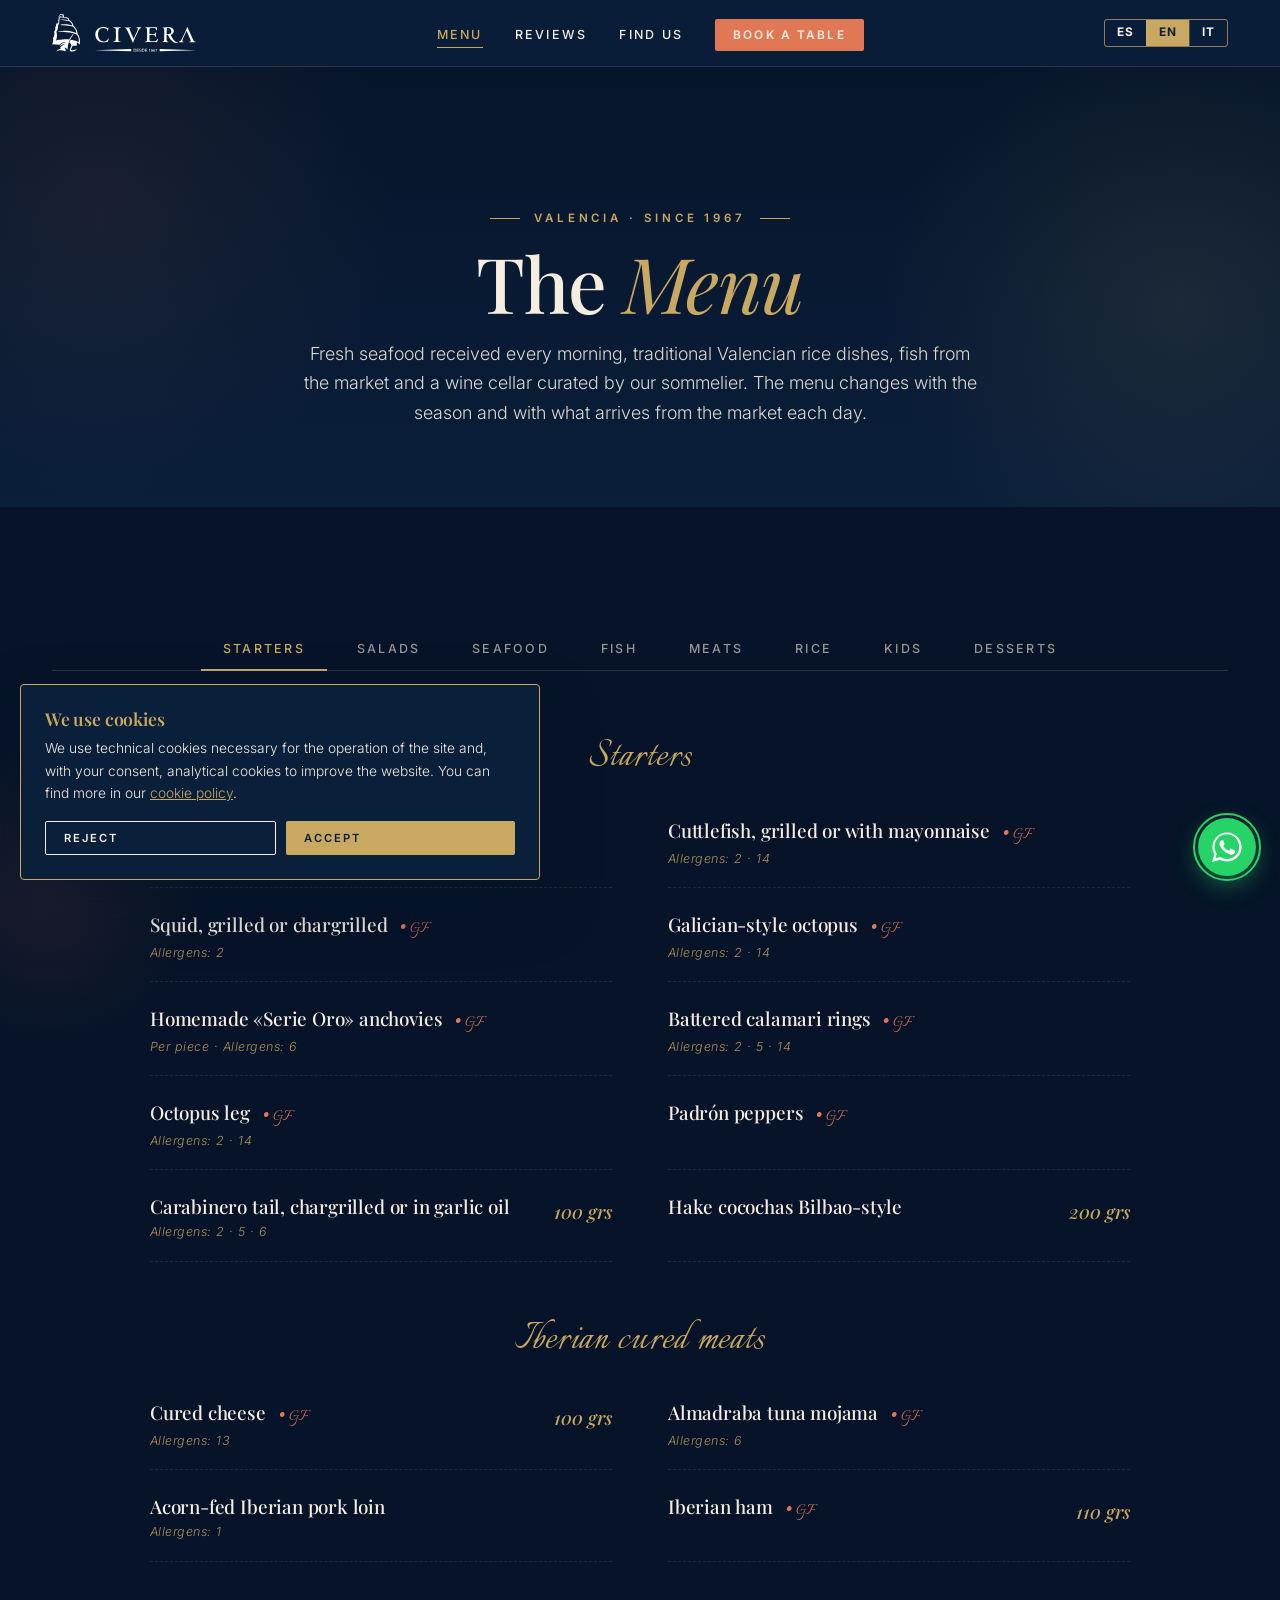
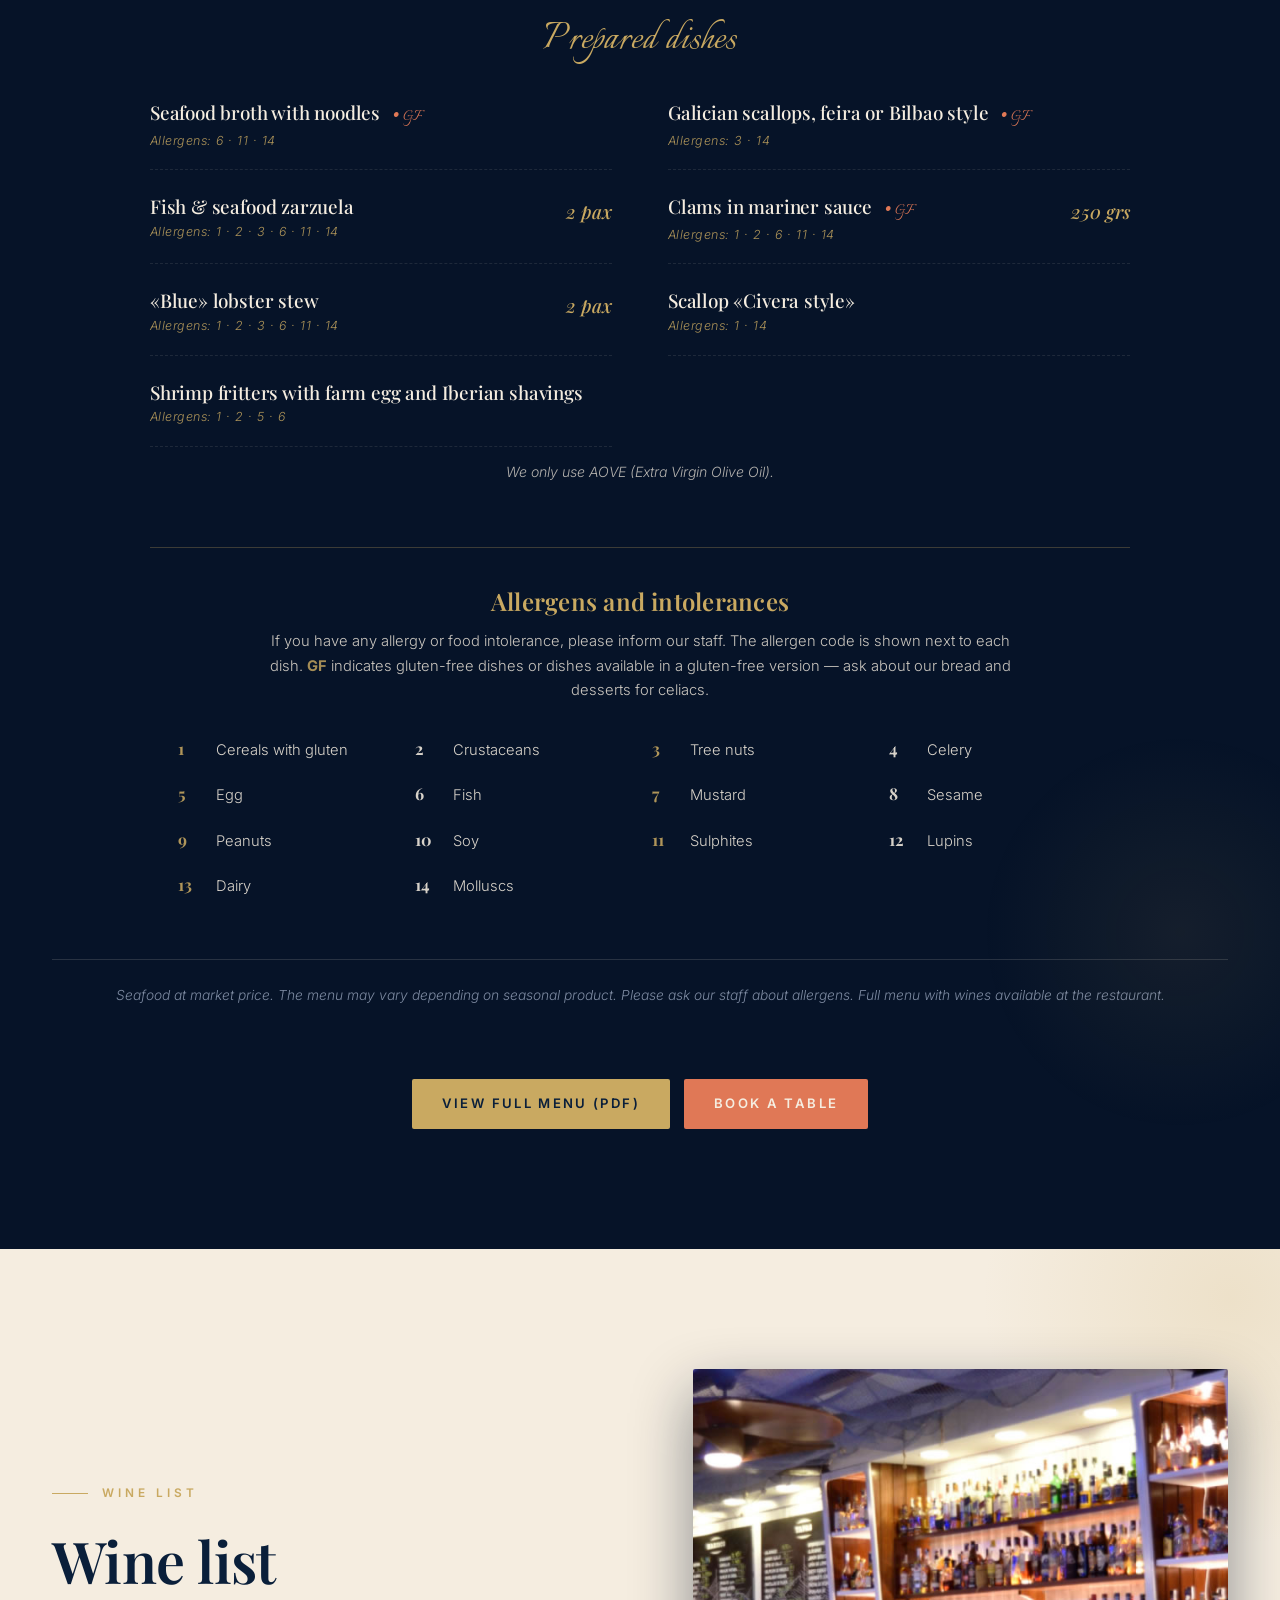
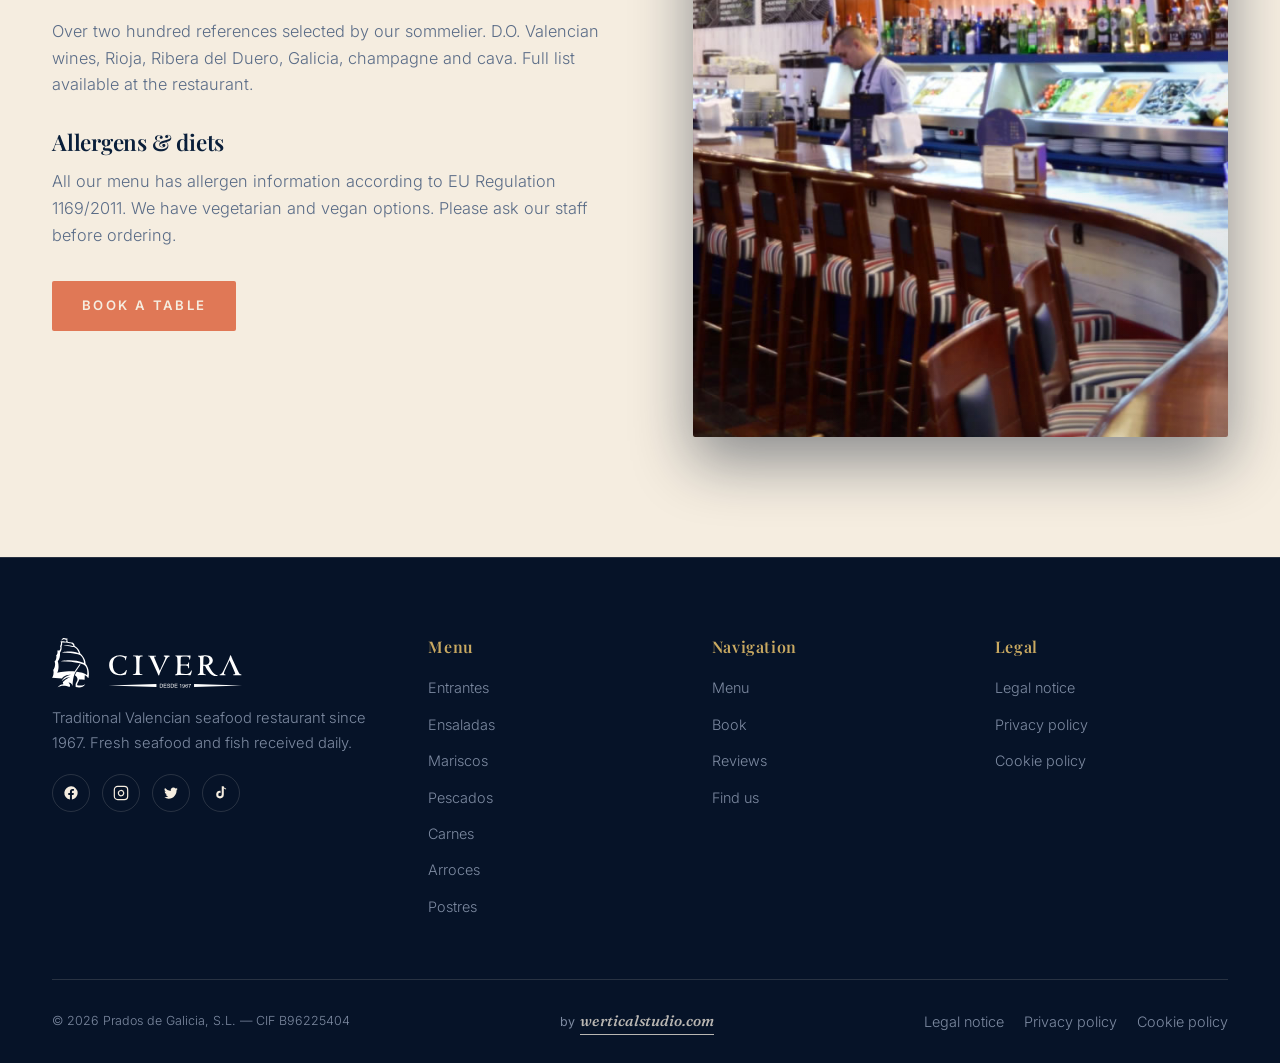
<file: carta.html>
<!DOCTYPE html>
<html lang="es">
<head>
<meta charset="UTF-8">
<meta name="viewport" content="width=device-width, initial-scale=1.0">
<title>Carta de Marisquería Civera · Mariscos, Pescados y Arroces · Valencia</title>
<meta name="description" content="Carta de Marisquería Civera en Valencia: gambas rojas de Denia, carabineros, lubina a la sal, arroz a banda, paella valenciana y más. Marisco recibido cada día desde 1967.">
<meta name="keywords" content="carta marisquería Valencia, menú marisco Valencia, gamba roja Denia, arroz a banda, paella valenciana, carta Civera, carta restaurante Valencia centro, mariscos Valencia, pescado fresco Valencia">
<meta name="author" content="Marisquería Civera">
<meta name="robots" content="index, follow, max-image-preview:large">
<meta name="theme-color" content="#0a1f3a">
<link rel="canonical" href="https://www.marisqueriascivera.com/carta">

<link rel="alternate" hreflang="es" href="https://www.marisqueriascivera.com/carta">
<link rel="alternate" hreflang="en" href="https://www.marisqueriascivera.com/carta?lang=en">
<link rel="alternate" hreflang="it" href="https://www.marisqueriascivera.com/carta?lang=it">
<link rel="alternate" hreflang="x-default" href="https://www.marisqueriascivera.com/carta">

<meta property="og:type" content="restaurant.menu">
<meta property="og:title" content="Carta de Marisquería Civera · Valencia">
<meta property="og:description" content="Mariscos, pescados, arroces tradicionales y carta de autor en pleno centro de Valencia. Desde 1967.">
<meta property="og:url" content="https://www.marisqueriascivera.com/carta">
<meta property="og:locale" content="es_ES">
<meta property="og:locale:alternate" content="en_US">
<meta property="og:locale:alternate" content="it_IT">
<meta property="og:site_name" content="Marisquería Civera">
<meta property="og:image" content="https://www.marisqueriascivera.com/assets/civera/banner-03.jpg">

<meta name="twitter:card" content="summary_large_image">
<meta name="twitter:title" content="Carta de Marisquería Civera · Valencia">
<meta name="twitter:description" content="Mariscos, pescados, arroces tradicionales y carta de autor en pleno centro de Valencia. Desde 1967.">
<meta name="twitter:image" content="https://www.marisqueriascivera.com/assets/civera/banner-03.jpg">

<link rel="icon" type="image/svg+xml" href="data:image/svg+xml,%3Csvg xmlns='http://www.w3.org/2000/svg' viewBox='0 0 100 100'%3E%3Crect width='100' height='100' fill='%230a1f3a'/%3E%3Ctext x='50' y='66' text-anchor='middle' font-family='Georgia,serif' font-size='52' font-weight='600' fill='%23c9a961' font-style='italic'%3EC%3C/text%3E%3C/svg%3E">

<!-- JSON-LD: Menu schema -->
<script type="application/ld+json">
{
  "@context": "https://schema.org",
  "@type": "Menu",
  "@id": "https://www.marisqueriascivera.com/carta#menu",
  "name": "Carta — Marisquería Civera",
  "inLanguage": "es",
  "url": "https://www.marisqueriascivera.com/carta",
  "provider": {
    "@type": "Restaurant",
    "@id": "https://www.marisqueriascivera.com/#restaurant",
    "name": "Marisquería Civera",
    "telephone": "+34963529764",
    "address": {
      "@type": "PostalAddress",
      "streetAddress": "Calle Mosén Femades, 10",
      "addressLocality": "Valencia",
      "postalCode": "46002",
      "addressCountry": "ES"
    }
  },
  "hasMenuSection": [
    {"@type": "MenuSection", "name": "Entradas", "hasMenuItem": [
      {"@type":"MenuItem","name":"Pan natural de masa madre"},
      {"@type":"MenuItem","name":"Sepia a la plancha o con mayonesa"},
      {"@type":"MenuItem","name":"Calamar a la plancha o brasa"},
      {"@type":"MenuItem","name":"Pulpo a Feira"},
      {"@type":"MenuItem","name":"Anchoas caseras Serie Oro"},
      {"@type":"MenuItem","name":"Calamar a la romana"},
      {"@type":"MenuItem","name":"Pata de pulpo"},
      {"@type":"MenuItem","name":"Pimientos de Padrón"},
      {"@type":"MenuItem","name":"Cola de carabinero a la brasa o ajillo (100 grs)"},
      {"@type":"MenuItem","name":"Cocochas a la bilbaína (200 grs)"}
    ]},
    {"@type": "MenuSection", "name": "Ibéricos", "hasMenuItem": [
      {"@type":"MenuItem","name":"Queso curado (100 grs)"},
      {"@type":"MenuItem","name":"Mojama de almadraba"},
      {"@type":"MenuItem","name":"Caña de lomo de bellota"},
      {"@type":"MenuItem","name":"Jamón ibérico (110 grs)"}
    ]},
    {"@type": "MenuSection", "name": "Ensaladas", "hasMenuItem": [
      {"@type":"MenuItem","name":"Corazón de tomate con ventresca"},
      {"@type":"MenuItem","name":"Tartar de atún"},
      {"@type":"MenuItem","name":"Tartar de lubina"},
      {"@type":"MenuItem","name":"Tartar de vieira"},
      {"@type":"MenuItem","name":"Salpicón de marisco"},
      {"@type":"MenuItem","name":"Ensalada de aguacate con marisco"},
      {"@type":"MenuItem","name":"Ensaladilla Civera con verduras"}
    ]},
    {"@type": "MenuSection", "name": "Elaborados", "hasMenuItem": [
      {"@type":"MenuItem","name":"Caldo marinero con fideos"},
      {"@type":"MenuItem","name":"Zamburiñas a feira o bilbaína"},
      {"@type":"MenuItem","name":"Zarzuela de pescado y marisco (2 pax)"},
      {"@type":"MenuItem","name":"Almejas a la marinera (250 grs)"},
      {"@type":"MenuItem","name":"Caldereta de bogavante azul (2 pax)"},
      {"@type":"MenuItem","name":"Vieira estilo Civera"},
      {"@type":"MenuItem","name":"Tortitas de camarones con corral y virutas de ibéricos"}
    ]},
    {"@type": "MenuSection", "name": "Mariscos", "description": "Mariscos al peso, según mercado", "hasMenuItem": [
      {"@type":"MenuItem","name":"Fuente de marisco a la plancha (2 kg aprox.)"},
      {"@type":"MenuItem","name":"Ostras Flor de Arcade (1/2 doc.)"},
      {"@type":"MenuItem","name":"Ostras Guillardeau (1/2 doc.)"},
      {"@type":"MenuItem","name":"Navajas naturales (1/2 Kg)"},
      {"@type":"MenuItem","name":"Nécoras gallegas (1/2 Kg)"},
      {"@type":"MenuItem","name":"Bogavante gallego azul (1/2 Kg)"},
      {"@type":"MenuItem","name":"Langostinos del Mediterráneo (1/2 Kg)"},
      {"@type":"MenuItem","name":"Cigala de playa, cocida o plancha (1/2 Kg)"},
      {"@type":"MenuItem","name":"Carabineros del Golfo de Cádiz (1/2 Kg)"},
      {"@type":"MenuItem","name":"Gamba rayada, cocida o plancha (1/2 Kg)"},
      {"@type":"MenuItem","name":"Buey de mar cocido (1/2 Kg)"},
      {"@type":"MenuItem","name":"Txaca, cangrejo real (1/2 Kg)"},
      {"@type":"MenuItem","name":"Caneillas de mar (1/2 Kg)"},
      {"@type":"MenuItem","name":"Quisquilla de playa cocida (1/2 Kg)"},
      {"@type":"MenuItem","name":"Almejas de Carril extra (1/2 Kg)"},
      {"@type":"MenuItem","name":"Langosta a su gusto (1/2 Kg)"},
      {"@type":"MenuItem","name":"Percebes gallegos (1/2 Kg)"}
    ]},
    {"@type": "MenuSection", "name": "Pescados", "hasMenuItem": [
      {"@type":"MenuItem","name":"Lubina a la brasa, pieza entera"},
      {"@type":"MenuItem","name":"Merluza de pincho"},
      {"@type":"MenuItem","name":"Lenguado de temporada"},
      {"@type":"MenuItem","name":"Rodaballo entero a la brasa (Kg)"},
      {"@type":"MenuItem","name":"Gallo San Pedro (1/2 Kg)"},
      {"@type":"MenuItem","name":"Rape a la brasa (Kg)"},
      {"@type":"MenuItem","name":"Lubina al estilo Civera"},
      {"@type":"MenuItem","name":"Besugo de la costa"},
      {"@type":"MenuItem","name":"Lomo de bacalao con ajitos de las Pedroñeras"},
      {"@type":"MenuItem","name":"Angula (100 grs)"}
    ]},
    {"@type": "MenuSection", "name": "Carnes maduradas", "hasMenuItem": [
      {"@type":"MenuItem","name":"Entrecotte de buey Frisona (1 Kg)"},
      {"@type":"MenuItem","name":"Entrecotte de buey Frisona a la pimienta o queso (1 Kg)"},
      {"@type":"MenuItem","name":"Chuleta de vaca Lurra (1 Kg)"},
      {"@type":"MenuItem","name":"Solomillo de vaca a la plancha (250 grs)"},
      {"@type":"MenuItem","name":"Solomillo de vaca con queso o pimienta (250 grs)"}
    ]},
    {"@type": "MenuSection", "name": "Arroces", "description": "Por encargo, mínimo 2 personas por paella", "hasMenuItem": [
      {"@type":"MenuItem","name":"Paella de verduras"},
      {"@type":"MenuItem","name":"Arroz senyoret (marisco pelado)"},
      {"@type":"MenuItem","name":"Fideuá de marisco"},
      {"@type":"MenuItem","name":"Arroz meloso o seco de kokotchas de bacalao con ajitos tiernos"},
      {"@type":"MenuItem","name":"Paella valenciana"},
      {"@type":"MenuItem","name":"Arroz negro"},
      {"@type":"MenuItem","name":"Arroz meloso de pato y foie fresco"}
    ]},
    {"@type": "MenuSection", "name": "Para niños", "hasMenuItem": [
      {"@type":"MenuItem","name":"Tallarines con frutos del mar"},
      {"@type":"MenuItem","name":"Tallarines con pollo corral"},
      {"@type":"MenuItem","name":"Daditos de merluza rebozada"},
      {"@type":"MenuItem","name":"Hamburguesa con huevo corral y patatas fritas"}
    ]},
    {"@type": "MenuSection", "name": "Postres y repostería", "hasMenuItem": [
      {"@type":"MenuItem","name":"Flan casero"},
      {"@type":"MenuItem","name":"Fruta del tiempo preparada"},
      {"@type":"MenuItem","name":"Fresas con nata o zumo"},
      {"@type":"MenuItem","name":"Trufa casera"},
      {"@type":"MenuItem","name":"Zumo de naranja natural"},
      {"@type":"MenuItem","name":"Sorbete de mango, maracuyá, limón, mandarina, cava u orujo"},
      {"@type":"MenuItem","name":"Helado de chocolate, turrón, vainilla, leche merengada o café"},
      {"@type":"MenuItem","name":"Tarta tiramisú"},
      {"@type":"MenuItem","name":"Tarta opera (chocolate y café)"},
      {"@type":"MenuItem","name":"Tarta Lotus"},
      {"@type":"MenuItem","name":"Tarta de queso"},
      {"@type":"MenuItem","name":"Torrija de horchata con helado de leche merengada"}
    ]}
  ]
}
</script>

<!-- JSON-LD: Breadcrumbs -->
<script type="application/ld+json">
{
  "@context": "https://schema.org",
  "@type": "BreadcrumbList",
  "itemListElement": [
    {"@type":"ListItem","position":1,"name":"Inicio","item":"https://www.marisqueriascivera.com/"},
    {"@type":"ListItem","position":2,"name":"Carta","item":"https://www.marisqueriascivera.com/carta"}
  ]
}
</script>

<link rel="preconnect" href="https://fonts.googleapis.com">
<link rel="preconnect" href="https://fonts.gstatic.com" crossorigin>
<link href="https://fonts.googleapis.com/css2?family=Fraunces:ital,wght@1,400;1,500&family=Playfair+Display:ital,wght@0,400;0,500;0,600;0,700;0,800;1,400;1,500&family=Inter:wght@300;400;500;600;700&family=Italianno&display=swap" rel="stylesheet">
<link rel="stylesheet" href="assets/civera-styles.css?v=7">
<style>
.carta-subsection{font-family:'Italianno',cursive;color:var(--gold);font-size:2.8rem;font-weight:400;text-align:center;margin:56px 0 22px;letter-spacing:.02em;line-height:1}
.carta-subsection:first-child{margin-top:0}
.carta-subsection .sub-tag{font-family:'Inter',sans-serif;font-size:.78rem;font-style:italic;letter-spacing:.16em;text-transform:uppercase;margin-left:10px;vertical-align:middle;opacity:.7;color:var(--cream)}
.carta-allergens{display:block;color:var(--gold);font-size:.78rem;font-style:italic;letter-spacing:.04em;margin-top:4px;opacity:.85}
.carta-section-note{color:var(--cream);font-size:.88rem;font-style:italic;text-align:center;margin:14px auto 28px;max-width:720px;line-height:1.55;opacity:.72}
.carta-section-note strong{color:var(--gold);font-style:normal;font-weight:600;opacity:1}
.carta-feature{margin:8px auto 28px;padding:30px 28px;border:1px solid rgba(201,169,97,.45);border-radius:6px;text-align:center;background:rgba(201,169,97,.04);max-width:760px}
.carta-feature h4{font-family:'Playfair Display',serif;color:var(--gold);font-size:1.4rem;margin-bottom:10px;font-weight:600}
.carta-feature p{color:var(--cream);font-size:.96rem;line-height:1.7;margin-bottom:12px;opacity:.9}
.carta-feature .pax{display:inline-block;margin-top:4px;font-family:'Inter',sans-serif;color:var(--gold);font-weight:600;letter-spacing:.08em;font-size:.85rem;text-transform:uppercase}
.carta-feature small{display:block;margin-top:14px;color:var(--cream);font-style:italic;font-size:.8rem;opacity:.6}
.carta-allergen-legend{margin:64px auto 0;padding:40px 28px 8px;border-top:1px solid rgba(201,169,97,.28);max-width:980px}
.carta-allergen-legend h3{font-family:'Playfair Display',serif;color:var(--gold);font-size:1.5rem;text-align:center;margin-bottom:14px;font-weight:600;letter-spacing:.01em}
.carta-allergen-legend .legend-intro{text-align:center;color:var(--cream);font-size:.92rem;margin:0 auto 28px;max-width:760px;line-height:1.65;opacity:.82}
.carta-allergen-legend .legend-intro strong{color:var(--gold);opacity:1}
.carta-allergen-legend ul{list-style:none;padding:0;margin:0;display:grid;grid-template-columns:repeat(auto-fit,minmax(180px,1fr));gap:8px 24px;font-size:.92rem;color:var(--cream)}
.carta-allergen-legend ul li{padding:5px 0;opacity:.88}
.carta-allergen-legend ul li b{color:var(--gold);font-weight:700;margin-right:12px;display:inline-block;min-width:22px;font-family:'Playfair Display',serif;font-size:1.02rem}
.carta-allergen-legend ul li:nth-child(even) b{color:var(--cream)}
</style>
</head>
<body>

<!-- NAV -->
<nav id="mainNav" class="solid">
  <div class="container">
    <a href="index.html" class="logo">
      <img src="assets/civera/logo_civera.svg" alt="Marisquería Civera">

    </a>
    <ul class="nav-links" id="navLinks">
      <li><a href="carta.html" class="active" data-i18n="nav.carta">Carta</a></li>
      <li><a href="index.html#reviews" data-i18n="nav.reviews">Reseñas</a></li>
      <li><a href="donde-estamos.html" data-i18n="nav.contact">Dónde estamos</a></li>
      <li><a href="reservar.html" class="nav-cta" data-i18n="nav.cta">Reservar</a></li>
    </ul>
    <div class="nav-right">
      <div class="lang-toggle" role="group" aria-label="Idioma">
        <button data-lang="es" class="active" aria-label="Español">ES</button>
        <button data-lang="en" aria-label="English">EN</button>
        <button data-lang="it" aria-label="Italiano">IT</button>
      </div>
      <button class="burger" id="burger" aria-label="Menú">
        <svg width="26" height="26" viewBox="0 0 24 24" fill="none" stroke="currentColor" stroke-width="2"><line x1="4" y1="7" x2="20" y2="7"/><line x1="4" y1="12" x2="20" y2="12"/><line x1="4" y1="17" x2="20" y2="17"/></svg>
      </button>
    </div>
  </div>
</nav>

<!-- HERO COMPACTO -->
<header class="hero-compact">
  <div class="container">
    <span class="hero-stamp" data-i18n="hero.stamp">VALENCIA · DESDE 1967</span>
    <h1 data-i18n="carta.hero.h1">La <em>Carta</em></h1>
    <p class="lead" data-i18n="cartaPage.intro">Marisco fresco recibido cada mañana, arroces tradicionales valencianos, pescados de lonja y una bodega cuidada por nuestro sumiller. La carta cambia con la temporada y con lo que llega del mercado del día.</p>
  </div>
</header>

<!-- CARTA -->
<section class="carta">
  <div class="container">
    <div class="carta-tabs reveal" role="tablist">
      <button class="carta-tab active" data-tab="entrantes" role="tab" data-i18n="carta.tab.entrantes">Entrantes</button>
      <button class="carta-tab" data-tab="ensaladas" role="tab" data-i18n="carta.tab.ensaladas">Ensaladas</button>
      <button class="carta-tab" data-tab="mariscos" role="tab" data-i18n="carta.tab.mariscos">Mariscos</button>
      <button class="carta-tab" data-tab="pescados" role="tab" data-i18n="carta.tab.pescados">Pescados</button>
      <button class="carta-tab" data-tab="carnes" role="tab" data-i18n="carta.tab.carnes">Carnes</button>
      <button class="carta-tab" data-tab="arroces" role="tab" data-i18n="carta.tab.arroces">Arroces</button>
      <button class="carta-tab" data-tab="ninos" role="tab" data-i18n="carta.tab.ninos">Niños</button>
      <button class="carta-tab" data-tab="postres" role="tab" data-i18n="carta.tab.postres">Postres</button>
    </div>

    <!-- ENTRANTES (Entradas · Ibéricos · Elaborados) -->
    <div class="carta-panel active" data-panel="entrantes">
      <h3 class="carta-subsection" data-i18n="carta.sub.entradas">Entradas</h3>
      <div class="carta-grid reveal-stagger">
        <div class="carta-item"><div><h4 data-i18n="carta.dish.pan">Pan natural de masa madre</h4></div></div>
        <div class="carta-item"><div><h4><span data-i18n="carta.dish.sepia">Sepia a la plancha o con mayonesa</span> <span class="signature" data-i18n="carta.tag.sg">· SG</span></h4><span class="carta-allergens" data-allergens="2,14"></span></div></div>
        <div class="carta-item"><div><h4><span data-i18n="carta.dish.calamarPlancha">Calamar a la plancha o brasa</span> <span class="signature" data-i18n="carta.tag.sg">· SG</span></h4><span class="carta-allergens" data-allergens="2"></span></div></div>
        <div class="carta-item"><div><h4><span data-i18n="carta.dish.pulpoFeira">Pulpo a Feira</span> <span class="signature" data-i18n="carta.tag.sg">· SG</span></h4><span class="carta-allergens" data-allergens="2,14"></span></div></div>
        <div class="carta-item"><div><h4><span data-i18n="carta.dish.anchoasOro">Anchoas «Caseras» Serie Oro</span> <span class="signature" data-i18n="carta.tag.sg">· SG</span></h4><span class="carta-allergens" data-unit data-allergens="6"></span></div></div>
        <div class="carta-item"><div><h4><span data-i18n="carta.dish.calamarRomana">Calamar a la romana</span> <span class="signature" data-i18n="carta.tag.sg">· SG</span></h4><span class="carta-allergens" data-allergens="2,5,14"></span></div></div>
        <div class="carta-item"><div><h4><span data-i18n="carta.dish.pataPulpo">Pata de pulpo</span> <span class="signature" data-i18n="carta.tag.sg">· SG</span></h4><span class="carta-allergens" data-allergens="2,14"></span></div></div>
        <div class="carta-item"><div><h4><span data-i18n="carta.dish.padron">Pimientos de Padrón</span> <span class="signature" data-i18n="carta.tag.sg">· SG</span></h4></div></div>
        <div class="carta-item"><div><h4 data-i18n="carta.dish.colaCarabinero">Cola de carabinero «brasa o ajillo»</h4><span class="carta-allergens" data-allergens="2,5,6"></span></div><span class="carta-price">100 grs</span></div>
        <div class="carta-item"><div><h4 data-i18n="carta.dish.cocochas">Cocochas a la bilbaína</h4></div><span class="carta-price">200 grs</span></div>
      </div>

      <h3 class="carta-subsection" data-i18n="carta.sub.ibericos">Ibéricos</h3>
      <div class="carta-grid reveal-stagger">
        <div class="carta-item"><div><h4><span data-i18n="carta.dish.queso">Queso curado</span> <span class="signature" data-i18n="carta.tag.sg">· SG</span></h4><span class="carta-allergens" data-allergens="13"></span></div><span class="carta-price">100 grs</span></div>
        <div class="carta-item"><div><h4><span data-i18n="carta.dish.mojama">Mojama de almadraba</span> <span class="signature" data-i18n="carta.tag.sg">· SG</span></h4><span class="carta-allergens" data-allergens="6"></span></div></div>
        <div class="carta-item"><div><h4 data-i18n="carta.dish.lomoBellota">Caña de lomo de bellota</h4><span class="carta-allergens" data-allergens="1"></span></div></div>
        <div class="carta-item"><div><h4><span data-i18n="carta.dish.jamon">Jamón ibérico</span> <span class="signature" data-i18n="carta.tag.sg">· SG</span></h4></div><span class="carta-price">110 grs</span></div>
      </div>

      <h3 class="carta-subsection" data-i18n="carta.sub.elaborados">Elaborados</h3>
      <div class="carta-grid reveal-stagger">
        <div class="carta-item"><div><h4><span data-i18n="carta.dish.caldoFideos">Caldo marinero con fideos</span> <span class="signature" data-i18n="carta.tag.sg">· SG</span></h4><span class="carta-allergens" data-allergens="6,11,14"></span></div></div>
        <div class="carta-item"><div><h4><span data-i18n="carta.dish.zamburinas">Zamburiñas a feira o bilbaína</span> <span class="signature" data-i18n="carta.tag.sg">· SG</span></h4><span class="carta-allergens" data-allergens="3,14"></span></div></div>
        <div class="carta-item"><div><h4 data-i18n="carta.dish.zarzuela">Zarzuela de pescado y marisco</h4><span class="carta-allergens" data-allergens="1,2,3,6,11,14"></span></div><span class="carta-price">2 pax</span></div>
        <div class="carta-item"><div><h4><span data-i18n="carta.dish.almejasMarinera">Almejas a la marinera</span> <span class="signature" data-i18n="carta.tag.sg">· SG</span></h4><span class="carta-allergens" data-allergens="1,2,6,11,14"></span></div><span class="carta-price">250 grs</span></div>
        <div class="carta-item"><div><h4 data-i18n="carta.dish.caldereta">Caldereta de bogavante «Azul»</h4><span class="carta-allergens" data-allergens="1,2,3,6,11,14"></span></div><span class="carta-price">2 pax</span></div>
        <div class="carta-item"><div><h4 data-i18n="carta.dish.vieiraCivera">Vieira «Estilo Civera»</h4><span class="carta-allergens" data-allergens="1,14"></span></div></div>
        <div class="carta-item"><div><h4 data-i18n="carta.dish.tortitasCamarones">Tortitas de camarones con corral y virutas de ibéricos</h4><span class="carta-allergens" data-allergens="1,2,5,6"></span></div></div>
      </div>
      <p class="carta-section-note" data-i18n="carta.note.aove">Solo usamos AOVE (Aceite de Oliva Virgen Extra).</p>
    </div>

    <!-- ENSALADAS -->
    <div class="carta-panel" data-panel="ensaladas">
      <div class="carta-grid reveal-stagger">
        <div class="carta-item"><div><h4 data-i18n="carta.dish.tomateVentresca">Corazón de tomate con ventresca</h4><span class="carta-allergens" data-allergens="6"></span></div></div>
        <div class="carta-item"><div><h4 data-i18n="carta.dish.tartarAtun">Tartar de atún</h4><span class="carta-allergens" data-allergens="6,7,8,10"></span></div></div>
        <div class="carta-item"><div><h4 data-i18n="carta.dish.tartarLubina">Tartar de lubina</h4><span class="carta-allergens" data-allergens="6,7,8,10"></span></div></div>
        <div class="carta-item"><div><h4 data-i18n="carta.dish.tartarVieira">Tartar de vieira</h4><span class="carta-allergens" data-allergens="6,7,8,10"></span></div></div>
        <div class="carta-item"><div><h4 data-i18n="carta.dish.salpicon">Salpicón de marisco</h4><span class="carta-allergens" data-allergens="2,5,6,14"></span></div></div>
        <div class="carta-item"><div><h4 data-i18n="carta.dish.aguacateMarisco">Ensalada de aguacate con marisco</h4><span class="carta-allergens" data-allergens="6,14"></span></div></div>
        <div class="carta-item"><div><h4 data-i18n="carta.dish.ensaladillaCivera">Ensaladilla «Civera» con verduras</h4><span class="carta-allergens" data-allergens="2,5,13,14"></span></div></div>
      </div>
    </div>

    <!-- MARISCOS (Para compartir · Los Mariscos) -->
    <div class="carta-panel" data-panel="mariscos">
      <h3 class="carta-subsection" data-i18n="carta.sub.compartir">Recomendaciones para compartir</h3>
      <div class="carta-feature">
        <h4 data-i18n="carta.feature.title">Fuente de marisco a la plancha</h4>
        <p data-i18n="carta.feature.items">Cigala de playa · Bogavante · Langostino de Vinaroz · Gamba blanca · Navajas · Carabineros · Zamburiñas</p>
        <span class="pax" data-i18n="carta.feature.pax">2 kg aprox.</span>
        <small data-i18n="carta.feature.note">Civera se reserva el derecho de modificar las fuentes si así lo exigiese el mercado.</small>
      </div>

      <h3 class="carta-subsection"><span data-i18n="carta.sub.mariscos">Los Mariscos</span> <span class="sub-tag" data-i18n="carta.subtag.peso">SG · al peso</span></h3>
      <p class="carta-section-note" data-i18n="carta.note.peso">Los mariscos son al peso, según mercado. Se recomienda 200–250 grs por comensal. Algunos productos son de temporada.</p>
      <div class="carta-grid reveal-stagger">
        <div class="carta-item"><div><h4><span data-i18n="carta.dish.ostrasArcade">Ostras Flor de Arcade</span> <span class="signature" data-i18n="carta.tag.temporada">· temporada</span></h4></div><span class="carta-price">1/2 doc.</span></div>
        <div class="carta-item"><div><h4 data-i18n="carta.dish.ostrasGuillardeau">Ostras Guillardeau</h4></div><span class="carta-price">1/2 doc.</span></div>
        <div class="carta-item"><div><h4 data-i18n="carta.dish.navajas">Navajas naturales</h4></div><span class="carta-price">1/2 Kg</span></div>
        <div class="carta-item"><div><h4 data-i18n="carta.dish.necoras">Nécoras gallegas</h4></div><span class="carta-price">1/2 Kg</span></div>
        <div class="carta-item"><div><h4 data-i18n="carta.dish.bogavanteGallego">Bogavante gallego «Azul»</h4></div><span class="carta-price">1/2 Kg</span></div>
        <div class="carta-item"><div><h4 data-i18n="carta.dish.langostinosMed">Langostinos del Mediterráneo</h4></div><span class="carta-price">1/2 Kg</span></div>
        <div class="carta-item"><div><h4 data-i18n="carta.dish.cigalaPlaya">Cigala de playa «cocida o plancha»</h4></div><span class="carta-price">1/2 Kg</span></div>
        <div class="carta-item"><div><h4 data-i18n="carta.dish.carabinerosCadiz">Carabineros del Golfo de Cádiz</h4></div><span class="carta-price">1/2 Kg</span></div>
        <div class="carta-item"><div><h4 data-i18n="carta.dish.gambaRayada">Gamba rayada «cocida o plancha»</h4></div><span class="carta-price">1/2 Kg</span></div>
        <div class="carta-item"><div><h4 data-i18n="carta.dish.bueyMar">Buey de mar «cocido»</h4></div><span class="carta-price">1/2 Kg</span></div>
        <div class="carta-item"><div><h4><span data-i18n="carta.dish.txaca">Txaca (cangrejo real)</span> <span class="signature" data-i18n="carta.tag.temporada">· temporada</span></h4></div><span class="carta-price">1/2 Kg</span></div>
        <div class="carta-item"><div><h4 data-i18n="carta.dish.caneillas">Caneillas de mar</h4></div><span class="carta-price">1/2 Kg</span></div>
        <div class="carta-item"><div><h4 data-i18n="carta.dish.quisquilla">Quisquilla de playa «cocida»</h4></div><span class="carta-price">1/2 Kg</span></div>
        <div class="carta-item"><div><h4><span data-i18n="carta.dish.almejasCarril">Almejas de Carril EXTRA</span> <span class="signature" data-i18n="carta.tag.temporada">· temporada</span></h4></div><span class="carta-price">1/2 Kg</span></div>
        <div class="carta-item"><div><h4 data-i18n="carta.dish.langosta">Langosta a su gusto</h4></div><span class="carta-price">1/2 Kg</span></div>
        <div class="carta-item"><div><h4><span data-i18n="carta.dish.percebes">Percebes gallegos</span> <span class="signature" data-i18n="carta.tag.temporada">· temporada</span></h4></div><span class="carta-price">1/2 Kg</span></div>
      </div>
    </div>

    <!-- PESCADOS -->
    <div class="carta-panel" data-panel="pescados">
      <div class="carta-grid reveal-stagger">
        <div class="carta-item"><div><h4 data-i18n="carta.dish.lubinaBrasa">Lubina a la brasa</h4><span class="carta-allergens" data-allergens="6"></span></div><span class="carta-price" data-i18n="carta.tag.pieza">Pieza entera</span></div>
        <div class="carta-item"><div><h4 data-i18n="carta.dish.merluzaPincho">Merluza de pincho</h4><span class="carta-allergens" data-allergens="6"></span></div></div>
        <div class="carta-item"><div><h4><span data-i18n="carta.dish.lenguado">Lenguado</span> <span class="signature" data-i18n="carta.tag.temporada">· temporada</span></h4><span class="carta-allergens" data-allergens="6"></span></div></div>
        <div class="carta-item"><div><h4 data-i18n="carta.dish.rodaballo">Rodaballo entero a la brasa</h4><span class="carta-allergens" data-allergens="6"></span></div><span class="carta-price">Kg</span></div>
        <div class="carta-item"><div><h4 data-i18n="carta.dish.galloSP">Gallo San Pedro</h4><span class="carta-allergens" data-allergens="6"></span></div><span class="carta-price" data-i18n="carta.tag.aprox500">1/2 Kg (≈500 grs)</span></div>
        <div class="carta-item"><div><h4 data-i18n="carta.dish.rape">Rape a la brasa</h4><span class="carta-allergens" data-allergens="6"></span></div><span class="carta-price">Kg</span></div>
        <div class="carta-item"><div><h4 data-i18n="carta.dish.lubinaEstilo">Lubina «al estilo»</h4><span class="carta-allergens" data-allergens="6"></span></div></div>
        <div class="carta-item"><div><h4 data-i18n="carta.dish.besugo">Besugo de la costa</h4><span class="carta-allergens" data-allergens="6"></span></div></div>
        <div class="carta-item"><div><h4 data-i18n="carta.dish.bacalaoPedroneras">Lomo de bacalao con ajitos de las Pedroñeras</h4><span class="carta-allergens" data-allergens="6"></span></div></div>
        <div class="carta-item"><div><h4 data-i18n="carta.dish.angula">Angula</h4><span class="carta-allergens" data-allergens="6"></span></div><span class="carta-price">100 grs</span></div>
      </div>
    </div>

    <!-- CARNES MADURADAS -->
    <div class="carta-panel" data-panel="carnes">
      <p class="carta-section-note" data-i18n="carta.note.maduradas">Carnes maduradas.</p>
      <div class="carta-grid reveal-stagger">
        <div class="carta-item"><div><h4><span data-i18n="carta.dish.entrecot">Entrecotte de buey «Frisona»</span> <span class="signature" data-i18n="carta.tag.sg">· SG</span></h4></div><span class="carta-price">1 Kg</span></div>
        <div class="carta-item"><div><h4 data-i18n="carta.dish.entrecotPimienta">Entrecotte de buey «Frisona» a la pimienta o queso</h4><span class="carta-allergens" data-allergens="1,3,13"></span></div><span class="carta-price">1 Kg</span></div>
        <div class="carta-item"><div><h4><span data-i18n="carta.dish.chuletaLurra">Chuleta de vaca «Lurra»</span> <span class="signature" data-i18n="carta.tag.sg">· SG</span></h4></div><span class="carta-price">1 Kg</span></div>
        <div class="carta-item"><div><h4 data-i18n="carta.dish.solomilloPlancha">Solomillo de vaca a la plancha</h4></div><span class="carta-price">250 grs</span></div>
        <div class="carta-item"><div><h4 data-i18n="carta.dish.solomilloQueso">Solomillo de vaca con queso o pimienta y patatas fritas</h4><span class="carta-allergens" data-allergens="1,3,13"></span></div><span class="carta-price">250 grs</span></div>
      </div>
    </div>

    <!-- ARROCES -->
    <div class="carta-panel" data-panel="arroces">
      <p class="carta-section-note" data-i18n="carta.note.arroces"><strong>Todos nuestros arroces son por encargo.</strong> Mínimo 2 personas por paella; para 2 tipos de paella, mínimo 6 pax. También arroces melosos en paella (SG). Tiempo de elaboración mínimo 1 hora.</p>
      <div class="carta-grid reveal-stagger">
        <div class="carta-item"><div><h4 data-i18n="carta.dish.paellaVerduras">Paella de verduras</h4></div></div>
        <div class="carta-item"><div><h4 data-i18n="carta.dish.senyoret">Arroz senyoret (marisco pelado)</h4><span class="carta-allergens" data-allergens="2,6,14"></span></div></div>
        <div class="carta-item"><div><h4 data-i18n="carta.dish.fideua">Fideuá de marisco</h4><span class="carta-allergens" data-allergens="1,2,6,14"></span></div></div>
        <div class="carta-item"><div><h4 data-i18n="carta.dish.arrozKokotchas">Arroz meloso o seco de kokotchas de bacalao con ajitos tiernos</h4><span class="carta-allergens" data-allergens="2,6,14"></span></div></div>
        <div class="carta-item"><div><h4><span data-i18n="carta.dish.paellaValenciana">Paella valenciana</span> <span class="signature" data-i18n="carta.tag.encargo">· por encargo</span></h4></div></div>
        <div class="carta-item"><div><h4 data-i18n="carta.dish.arrozNegro">Arroz negro</h4><span class="carta-allergens" data-allergens="2,6,14"></span></div></div>
        <div class="carta-item"><div><h4 data-i18n="carta.dish.arrozPatoFoie">Arroz meloso de pato y foie fresco</h4><span class="carta-allergens" data-allergens="2,6,14"></span></div></div>
      </div>
    </div>

    <!-- PARA NIÑOS -->
    <div class="carta-panel" data-panel="ninos">
      <div class="carta-grid reveal-stagger">
        <div class="carta-item"><div><h4 data-i18n="carta.dish.tallarinesMar">Tallarines con frutos del mar</h4><span class="carta-allergens" data-allergens="1,2,6,14"></span></div></div>
        <div class="carta-item"><div><h4 data-i18n="carta.dish.tallarinesPollo">Tallarines con pollo corral</h4><span class="carta-allergens" data-allergens="1"></span></div></div>
        <div class="carta-item"><div><h4 data-i18n="carta.dish.daditos">Daditos de merluza rebozada</h4><span class="carta-allergens" data-allergens="1"></span></div></div>
        <div class="carta-item"><div><h4 data-i18n="carta.dish.hamburguesa">Hamburguesa con huevo corral y patatas fritas</h4><span class="carta-allergens" data-allergens="1"></span></div></div>
      </div>
    </div>

    <!-- POSTRES (Postres · Sorbetes · Helados · Repostería) -->
    <div class="carta-panel" data-panel="postres">
      <h3 class="carta-subsection" data-i18n="carta.sub.postres">Los Postres</h3>
      <div class="carta-grid reveal-stagger">
        <div class="carta-item"><div><h4 data-i18n="carta.dish.flan">Flan casero</h4><span class="carta-allergens" data-allergens="13"></span></div></div>
        <div class="carta-item"><div><h4 data-i18n="carta.dish.fruta">Fruta del tiempo preparada</h4></div></div>
        <div class="carta-item"><div><h4><span data-i18n="carta.dish.fresas">Fresas con nata o zumo</span> <span class="signature" data-i18n="carta.tag.temporada">· temporada</span></h4></div></div>
        <div class="carta-item"><div><h4 data-i18n="carta.dish.trufa">Trufa casera</h4><span class="carta-allergens" data-allergens="3,5,9,13"></span></div></div>
        <div class="carta-item"><div><h4 data-i18n="carta.dish.zumoNaranja">Zumo de naranja natural</h4></div></div>
      </div>

      <h3 class="carta-subsection"><span data-i18n="carta.sub.sorbetes">Los Sorbetes</span> <span class="sub-tag" data-i18n="carta.subtag.sg">SG</span></h3>
      <div class="carta-grid reveal-stagger">
        <div class="carta-item"><div><h4 data-i18n="carta.dish.sorbMango">Mango</h4></div></div>
        <div class="carta-item"><div><h4 data-i18n="carta.dish.sorbMaracuya">Maracuyá</h4></div></div>
        <div class="carta-item"><div><h4 data-i18n="carta.dish.sorbLimon">Limón de la huerta</h4></div></div>
        <div class="carta-item"><div><h4 data-i18n="carta.dish.sorbMandarina">Mandarina del terreno</h4></div></div>
        <div class="carta-item"><div><h4 data-i18n="carta.dish.sorbCava">Sorbete al cava</h4></div></div>
        <div class="carta-item"><div><h4 data-i18n="carta.dish.sorbOrujo">Sorbete al orujo o vodka</h4></div></div>
      </div>

      <h3 class="carta-subsection" data-i18n="carta.sub.helados">Los Helados</h3>
      <div class="carta-grid reveal-stagger">
        <div class="carta-item"><div><h4 data-i18n="carta.dish.heladoChocolate">Chocolate al 70%</h4><span class="carta-allergens" data-allergens="3,5,9,13"></span></div></div>
        <div class="carta-item"><div><h4 data-i18n="carta.dish.heladoTurron">Turrón de Alicante</h4><span class="carta-allergens" data-allergens="3,5,9,13"></span></div></div>
        <div class="carta-item"><div><h4 data-i18n="carta.dish.heladoVainilla">Vainilla de Madagascar</h4><span class="carta-allergens" data-allergens="3,5,9,13"></span></div></div>
        <div class="carta-item"><div><h4 data-i18n="carta.dish.heladoMerengada">Leche merengada</h4><span class="carta-allergens" data-allergens="3,5,9,13"></span></div></div>
        <div class="carta-item"><div><h4 data-i18n="carta.dish.heladoCafe">Café Kilimanjaro</h4><span class="carta-allergens" data-allergens="3,5,9,13"></span></div></div>
      </div>

      <h3 class="carta-subsection"><span data-i18n="carta.sub.reposteria">Repostería Casera</span> <span class="sub-tag" data-i18n="carta.subtag.alergenos">3 · 5 · 9 · 13</span></h3>
      <div class="carta-grid reveal-stagger">
        <div class="carta-item"><div><h4 data-i18n="carta.dish.tartaTiramisu">Tarta tiramisú</h4></div></div>
        <div class="carta-item"><div><h4 data-i18n="carta.dish.tartaOpera">Tarta opera (chocolate y café)</h4></div></div>
        <div class="carta-item"><div><h4 data-i18n="carta.dish.tartaLotus">Tarta Lotus</h4></div></div>
        <div class="carta-item"><div><h4 data-i18n="carta.dish.tartaQueso">Tarta de queso</h4></div></div>
        <div class="carta-item"><div><h4 data-i18n="carta.dish.torrijaHorchata">Torrija de horchata con bola de helado de leche merengada</h4></div></div>
      </div>
      <p class="carta-section-note" data-i18n="carta.note.tartas">Pregunte por las tartas del día — consulte otros sabores con nuestro equipo de sala.</p>
    </div>

    <!-- LEYENDA DE ALÉRGENOS -->
    <div class="carta-allergen-legend reveal">
      <h3 data-i18n="carta.legend.title">Alérgenos e intolerancias</h3>
      <p class="legend-intro" data-i18n="carta.legend.intro">Si tiene algún tipo de problema alérgico o de intolerancia alimentaria, informe a nuestro personal encargado. Junto a cada plato aparece el identificativo del alérgeno que contiene. <strong>SG</strong> indica platos sin gluten o disponibles en versión sin gluten — pregunte por nuestro pan y postres para celíacos.</p>
      <ul>
        <li><b>1</b> <span data-i18n="carta.legend.1">Cereales con gluten</span></li>
        <li><b>2</b> <span data-i18n="carta.legend.2">Crustáceos / Marisco</span></li>
        <li><b>3</b> <span data-i18n="carta.legend.3">Frutos secos</span></li>
        <li><b>4</b> <span data-i18n="carta.legend.4">Apio</span></li>
        <li><b>5</b> <span data-i18n="carta.legend.5">Huevo</span></li>
        <li><b>6</b> <span data-i18n="carta.legend.6">Pescado</span></li>
        <li><b>7</b> <span data-i18n="carta.legend.7">Mostaza</span></li>
        <li><b>8</b> <span data-i18n="carta.legend.8">Sésamo</span></li>
        <li><b>9</b> <span data-i18n="carta.legend.9">Cacahuetes</span></li>
        <li><b>10</b> <span data-i18n="carta.legend.10">Soja</span></li>
        <li><b>11</b> <span data-i18n="carta.legend.11">Sulfitos</span></li>
        <li><b>12</b> <span data-i18n="carta.legend.12">Altramuces</span></li>
        <li><b>13</b> <span data-i18n="carta.legend.13">Lácteos</span></li>
        <li><b>14</b> <span data-i18n="carta.legend.14">Moluscos</span></li>
      </ul>
    </div>

    <p class="carta-note" data-i18n="carta.note">Marisco y pescado al precio de mercado. La carta puede variar según producto de temporada. Carta completa con vinos disponible en sala.</p>

    <div class="carta-actions reveal">
      <a href="assets/carta-civera.pdf" target="_blank" rel="noopener" class="btn" data-carta-pdf><span data-i18n="carta.viewPdf">Ver carta completa (PDF)</span></a>
      <a href="reservar.html" class="btn btn-coral"><span data-i18n="carta.reserve">Reservar mesa</span></a>
    </div>
  </div>
</section>

<!-- VINOS Y ALÉRGENOS -->
<section class="local">
  <div class="container">
    <div class="local-grid">
      <div class="local-text reveal">
        <span class="eyebrow" data-i18n="cartaWines.title">Carta de vinos</span>
        <h2 data-i18n="cartaWines.title">Carta de vinos</h2>
        <p data-i18n="cartaWines.text">Más de doscientas referencias seleccionadas por nuestro sumiller. Vinos D.O. valencianos, Rioja, Ribera del Duero, Galicia, champagne y cava. Carta completa disponible en sala.</p>
        <h3 style="margin-top:32px;font-family:'Playfair Display',serif;color:var(--navy);font-size:1.4rem;margin-bottom:12px" data-i18n="cartaAllergens.title">Alérgenos y dietas</h3>
        <p data-i18n="cartaAllergens.text">Toda nuestra carta dispone de información de alérgenos según el Reglamento UE 1169/2011. Tenemos opciones vegetarianas y veganas. Consulte con nuestro equipo de sala antes de hacer su pedido.</p>
        <div style="margin-top:32px">
          <a href="reservar.html" class="btn btn-coral"><span data-i18n="carta.reserve">Reservar mesa</span></a>
        </div>
      </div>
      <div class="local-img-wrap reveal">
        <img src="assets/civera/banner-04.jpg" alt="Arroz tradicional valenciano en Marisquería Civera">
      </div>
    </div>
  </div>
</section>

<!-- FOOTER -->
<footer>
  <div class="container">
    <div class="footer-grid">
      <div class="footer-brand">
        <img src="assets/civera/logo_civera.svg" alt="Marisquería Civera">
        <p data-i18n="footer.about">Marisquería tradicional valenciana desde 1967. Marisco y pescado fresco recibido cada día.</p>
        <div class="footer-social">
          <a href="https://www.facebook.com/civera.marisqueria" target="_blank" rel="noopener" aria-label="Facebook"><svg viewBox="0 0 24 24" fill="currentColor"><path d="M22 12a10 10 0 1 0-11.6 9.9v-7H7.9V12h2.5V9.8c0-2.5 1.5-3.9 3.8-3.9 1.1 0 2.2.2 2.2.2v2.5h-1.3c-1.3 0-1.7.8-1.7 1.6V12h2.9l-.5 2.9h-2.4v7A10 10 0 0 0 22 12z"/></svg></a>
          <a href="https://www.instagram.com/civeramarisqueria/" target="_blank" rel="noopener" aria-label="Instagram"><svg viewBox="0 0 24 24" fill="none" stroke="currentColor" stroke-width="1.8"><rect x="2" y="2" width="20" height="20" rx="5"/><path d="M16 11.4a4 4 0 1 1-7.9 1.2 4 4 0 0 1 7.9-1.2z"/><line x1="17.5" y1="6.5" x2="17.51" y2="6.5"/></svg></a>
          <a href="https://twitter.com/mariscocivera" target="_blank" rel="noopener" aria-label="Twitter"><svg viewBox="0 0 24 24" fill="currentColor"><path d="M22 5.8a8.5 8.5 0 0 1-2.4.7 4.2 4.2 0 0 0 1.8-2.3 8.4 8.4 0 0 1-2.6 1A4.2 4.2 0 0 0 11.6 9a11.8 11.8 0 0 1-8.6-4.4 4.2 4.2 0 0 0 1.3 5.6 4.1 4.1 0 0 1-1.9-.5v.1a4.2 4.2 0 0 0 3.4 4.1 4.2 4.2 0 0 1-1.9.1 4.2 4.2 0 0 0 3.9 2.9A8.4 8.4 0 0 1 2 18.5 11.8 11.8 0 0 0 8.4 20.5c7.7 0 11.9-6.4 11.9-11.9v-.5A8.5 8.5 0 0 0 22 5.8z"/></svg></a>
          <a href="https://www.tiktok.com/@civeramarisqueria" target="_blank" rel="noopener" aria-label="TikTok"><svg viewBox="0 0 24 24" fill="currentColor"><path d="M19.6 6.7a4.8 4.8 0 0 1-3.4-1.7v9.4a5.7 5.7 0 1 1-5.7-5.7c.3 0 .5 0 .8.1v3.1a2.6 2.6 0 1 0 1.8 2.5V2h2.9c.2 1 .8 1.9 1.6 2.5a4.7 4.7 0 0 0 2 .8z"/></svg></a>
        </div>
      </div>
      <div>
        <h4 data-i18n="footer.menuTitle">Carta</h4>
        <ul>
          <li><a href="carta.html?tab=entrantes">Entrantes</a></li>
          <li><a href="carta.html?tab=ensaladas">Ensaladas</a></li>
          <li><a href="carta.html?tab=mariscos">Mariscos</a></li>
          <li><a href="carta.html?tab=pescados">Pescados</a></li>
          <li><a href="carta.html?tab=carnes">Carnes</a></li>
          <li><a href="carta.html?tab=arroces">Arroces</a></li>
          <li><a href="carta.html?tab=postres">Postres</a></li>
        </ul>
      </div>
      <div>
        <h4 data-i18n="footer.navTitle">Navegación</h4>
        <ul>
          <li><a href="carta.html" data-i18n="nav.carta">Carta</a></li>
          <li><a href="reservar.html" data-i18n="nav.reservas">Reservar</a></li>
          <li><a href="index.html#reviews" data-i18n="nav.reviews">Reseñas</a></li>
          <li><a href="donde-estamos.html" data-i18n="nav.contact">Dónde estamos</a></li>
        </ul>
      </div>
      <div>
        <h4 data-i18n="footer.legalTitle">Legal</h4>
        <ul>
          <li><a data-modal="aviso" data-i18n="legal.aviso">Aviso legal</a></li>
          <li><a data-modal="privacidad" data-i18n="legal.privacy">Política de privacidad</a></li>
          <li><a data-modal="cookies" data-i18n="legal.cookies">Política de cookies</a></li>
        </ul>
      </div>
    </div>
    <div class="footer-bottom">
      <div>© <span id="year">2026</span> Prados de Galicia, S.L. — CIF B96225404</div>
      <span class="wertical-credit"><span class="by">by</span> <a href="https://werticalstudio.com" target="_blank" rel="noopener">werticalstudio.com</a></span>
      <div class="footer-legal-links">
        <a data-modal="aviso" data-i18n="legal.aviso">Aviso legal</a>
        <a data-modal="privacidad" data-i18n="legal.privacy">Política de privacidad</a>
        <a data-modal="cookies" data-i18n="legal.cookies">Política de cookies</a>
      </div>
    </div>
  </div>
</footer>

<a href="https://wa.me/34676463769" target="_blank" rel="noopener" class="whatsapp-float" aria-label="WhatsApp">
  <svg viewBox="0 0 32 32" fill="currentColor"><path d="M16 .4C7.4.4.4 7.4.4 16c0 2.7.7 5.4 2.1 7.7L0 32l8.6-2.3c2.2 1.2 4.7 1.8 7.4 1.8 8.6 0 15.6-7 15.6-15.6S24.6.4 16 .4zm0 28.4c-2.4 0-4.7-.6-6.7-1.8l-.5-.3-5 1.3 1.3-4.9-.3-.5c-1.3-2.1-2-4.5-2-7 0-7.2 5.9-13.1 13.1-13.1S29 8.8 29 16s-5.9 12.8-13 12.8zm7.2-9.7c-.4-.2-2.3-1.1-2.7-1.3-.4-.1-.6-.2-.9.2-.3.4-1 1.3-1.3 1.6-.2.3-.5.3-.9.1-.4-.2-1.6-.6-3.1-1.9-1.1-1-1.9-2.3-2.2-2.6-.2-.4 0-.6.2-.8.2-.2.4-.5.6-.7.2-.2.3-.4.4-.6.1-.3 0-.5 0-.7s-.9-2.2-1.2-3c-.3-.8-.7-.7-.9-.7h-.7c-.3 0-.7.1-1.1.5s-1.4 1.4-1.4 3.4 1.5 4 1.7 4.2c.2.3 2.9 4.4 7.1 6.2 1 .4 1.8.7 2.4.9 1 .3 1.9.3 2.6.2.8-.1 2.3-1 2.7-1.9.3-.9.3-1.7.2-1.9-.1-.2-.4-.3-.8-.5z"/></svg>
</a>

<div class="cookie-banner" id="cookieBanner" role="dialog" aria-label="Cookies">
  <h4 data-i18n="cookies.title">Usamos cookies</h4>
  <p data-i18n="cookies.text"></p>
  <div class="cookie-actions">
    <button class="btn btn-ghost" id="cookieReject"><span data-i18n="cookies.reject">Rechazar</span></button>
    <button class="btn" id="cookieAccept"><span data-i18n="cookies.accept">Aceptar</span></button>
  </div>
</div>

<div class="modal-bg" id="modalAviso">
  <div class="modal-content">
    <button class="modal-close" data-close>✕</button>
    <h2 data-i18n="legal.aviso">Aviso legal</h2>
    <p><strong>Titular del sitio web:</strong> Prados de Galicia, S.L.</p>
    <p><strong>NIF:</strong> B96225404</p>
    <p><strong>Domicilio social:</strong> Calle Mosén Femades, 10 — 46002 Valencia, España</p>
    <p><strong>Teléfono:</strong> +34 963 529 764 · <strong>Email:</strong> info@marisqueriascivera.com</p>
    <p><strong>Actividad:</strong> Restauración (CNAE 5610). Sociedad inscrita en el Registro Mercantil de Valencia.</p>
    <h3>Objeto</h3><p>El presente aviso legal regula el uso del sitio web www.marisqueriascivera.com, titularidad de Prados de Galicia, S.L.</p>
    <h3>Propiedad intelectual</h3><p>Todos los contenidos del sitio son titularidad de Prados de Galicia, S.L. Queda prohibida su reproducción total o parcial sin autorización expresa.</p>
    <h3>Responsabilidad</h3><p>Prados de Galicia, S.L. no se responsabiliza de los daños o perjuicios derivados del acceso o uso de este sitio web.</p>
    <h3>Legislación aplicable</h3><p>Legislación española. Para cualquier controversia las partes se someten a los Juzgados y Tribunales de Valencia.</p>
  </div>
</div>

<div class="modal-bg" id="modalPrivacidad">
  <div class="modal-content">
    <button class="modal-close" data-close>✕</button>
    <h2 data-i18n="legal.privacy">Política de privacidad</h2>
    <p><strong>Responsable del tratamiento:</strong> Prados de Galicia, S.L. — CIF B96225404</p>
    <p><strong>Domicilio:</strong> Calle Mosén Femades, 10 — 46002 Valencia</p>
    <p><strong>Email RGPD:</strong> info@marisqueriascivera.com</p>
    <h3>Finalidades</h3><ul><li>Gestionar las reservas y consultas.</li><li>Cumplir con las obligaciones legales aplicables al sector de la restauración.</li><li>Si lo consientes, enviarte comunicaciones comerciales.</li></ul>
    <h3>Legitimación</h3><p>Ejecución contractual, consentimiento del interesado, obligaciones legales.</p>
    <h3>Conservación</h3><p>Mientras se mantenga la relación o hasta su supresión, y los plazos legales aplicables.</p>
    <h3>Destinatarios</h3><p>No se cederán datos a terceros salvo obligación legal. Trabajamos con CoverManager bajo contrato de encargo de tratamiento conforme al RGPD.</p>
    <h3>Derechos</h3><p>Acceso, rectificación, supresión, oposición, limitación y portabilidad escribiendo a info@marisqueriascivera.com. Reclamación ante la AEPD (www.aepd.es).</p>
  </div>
</div>

<div class="modal-bg" id="modalCookies">
  <div class="modal-content">
    <button class="modal-close" data-close>✕</button>
    <h2 data-i18n="legal.cookies">Política de cookies</h2>
    <p>Una cookie es un pequeño fichero que se descarga al dispositivo del usuario al acceder a determinadas páginas web.</p>
    <h3>Cookies que utilizamos</h3>
    <ul>
      <li><strong>Técnicas (necesarias):</strong> funcionamiento básico, idioma, decisión de cookies.</li>
      <li><strong>Analíticas (opcionales):</strong> conocer de forma anónima cómo se usa el sitio.</li>
      <li><strong>Terceros:</strong> Google Maps y CoverManager pueden instalar sus propias cookies tras tu interacción.</li>
    </ul>
    <h3>Gestión</h3><p>Puedes aceptar o rechazar las cookies analíticas desde el banner inicial.</p>
  </div>
</div>

<script src="assets/civera-app.js?v=7"></script>
</body>
</html>
</file>
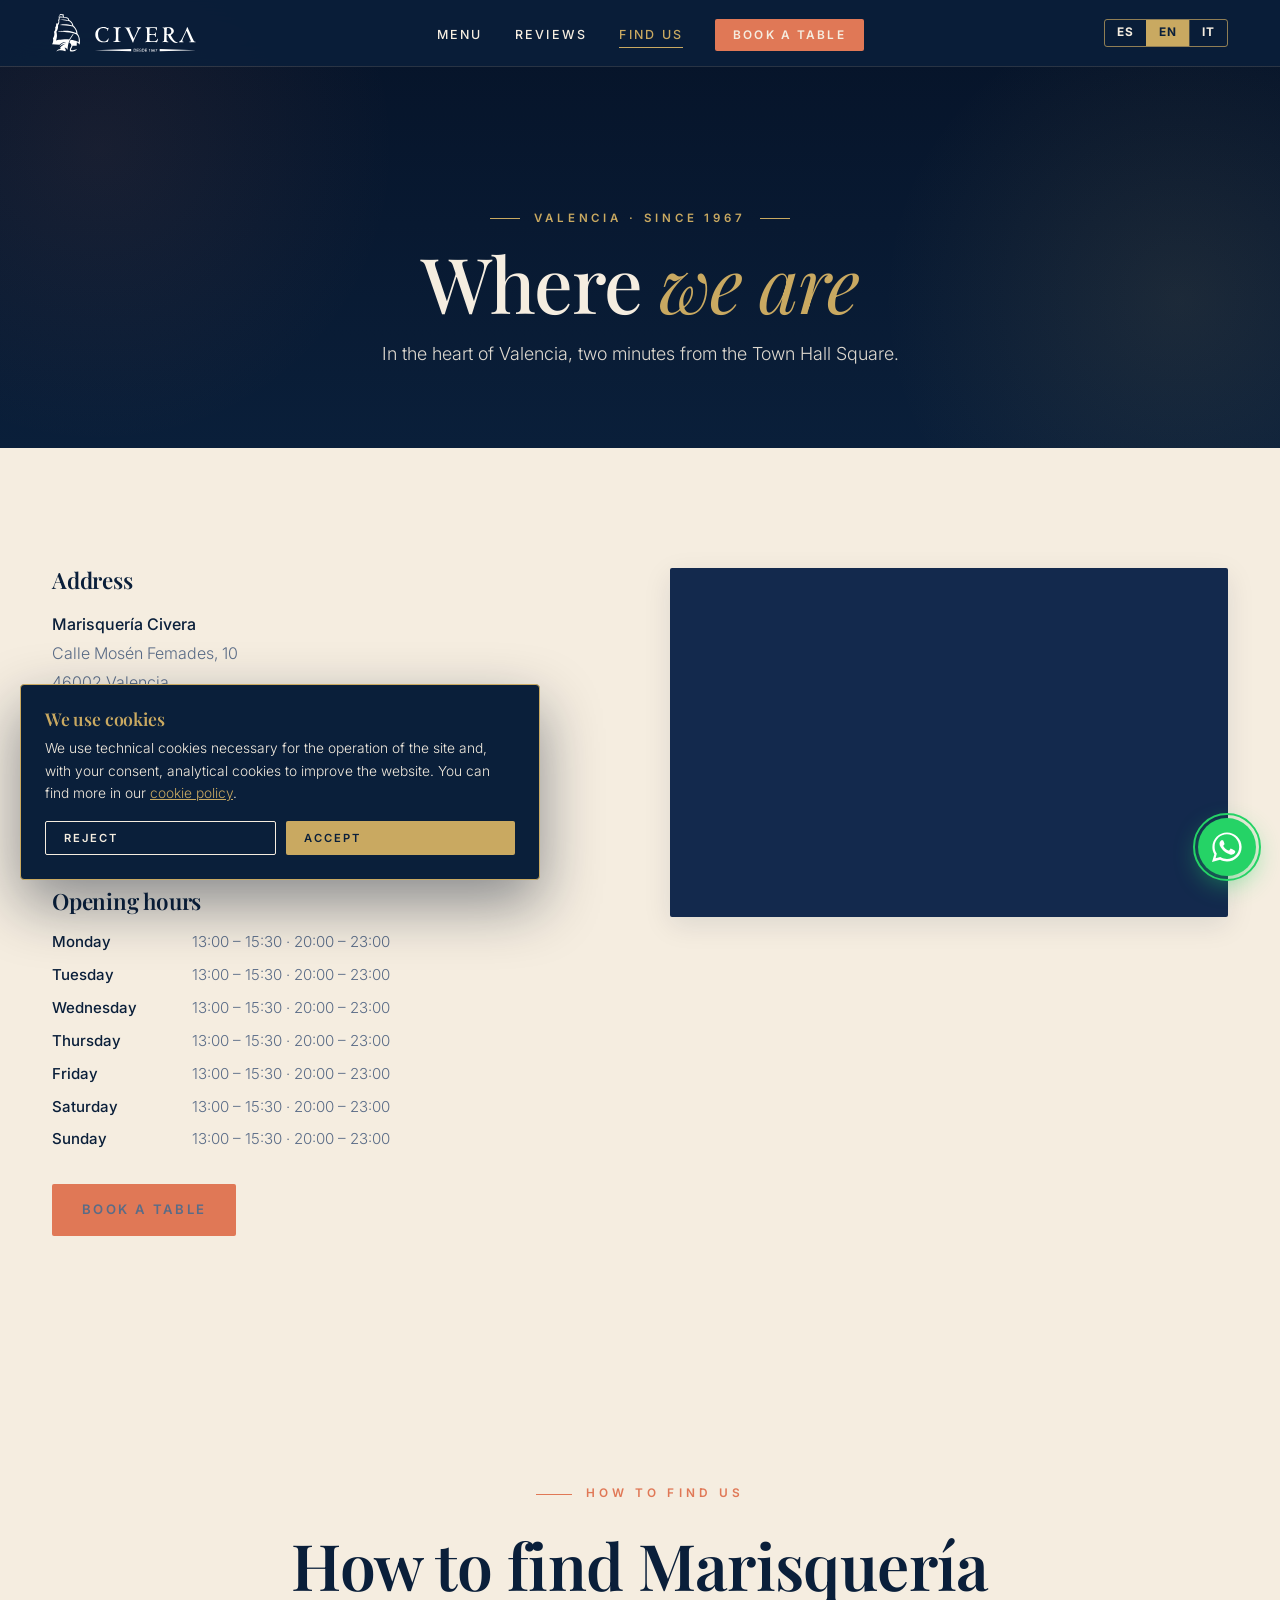
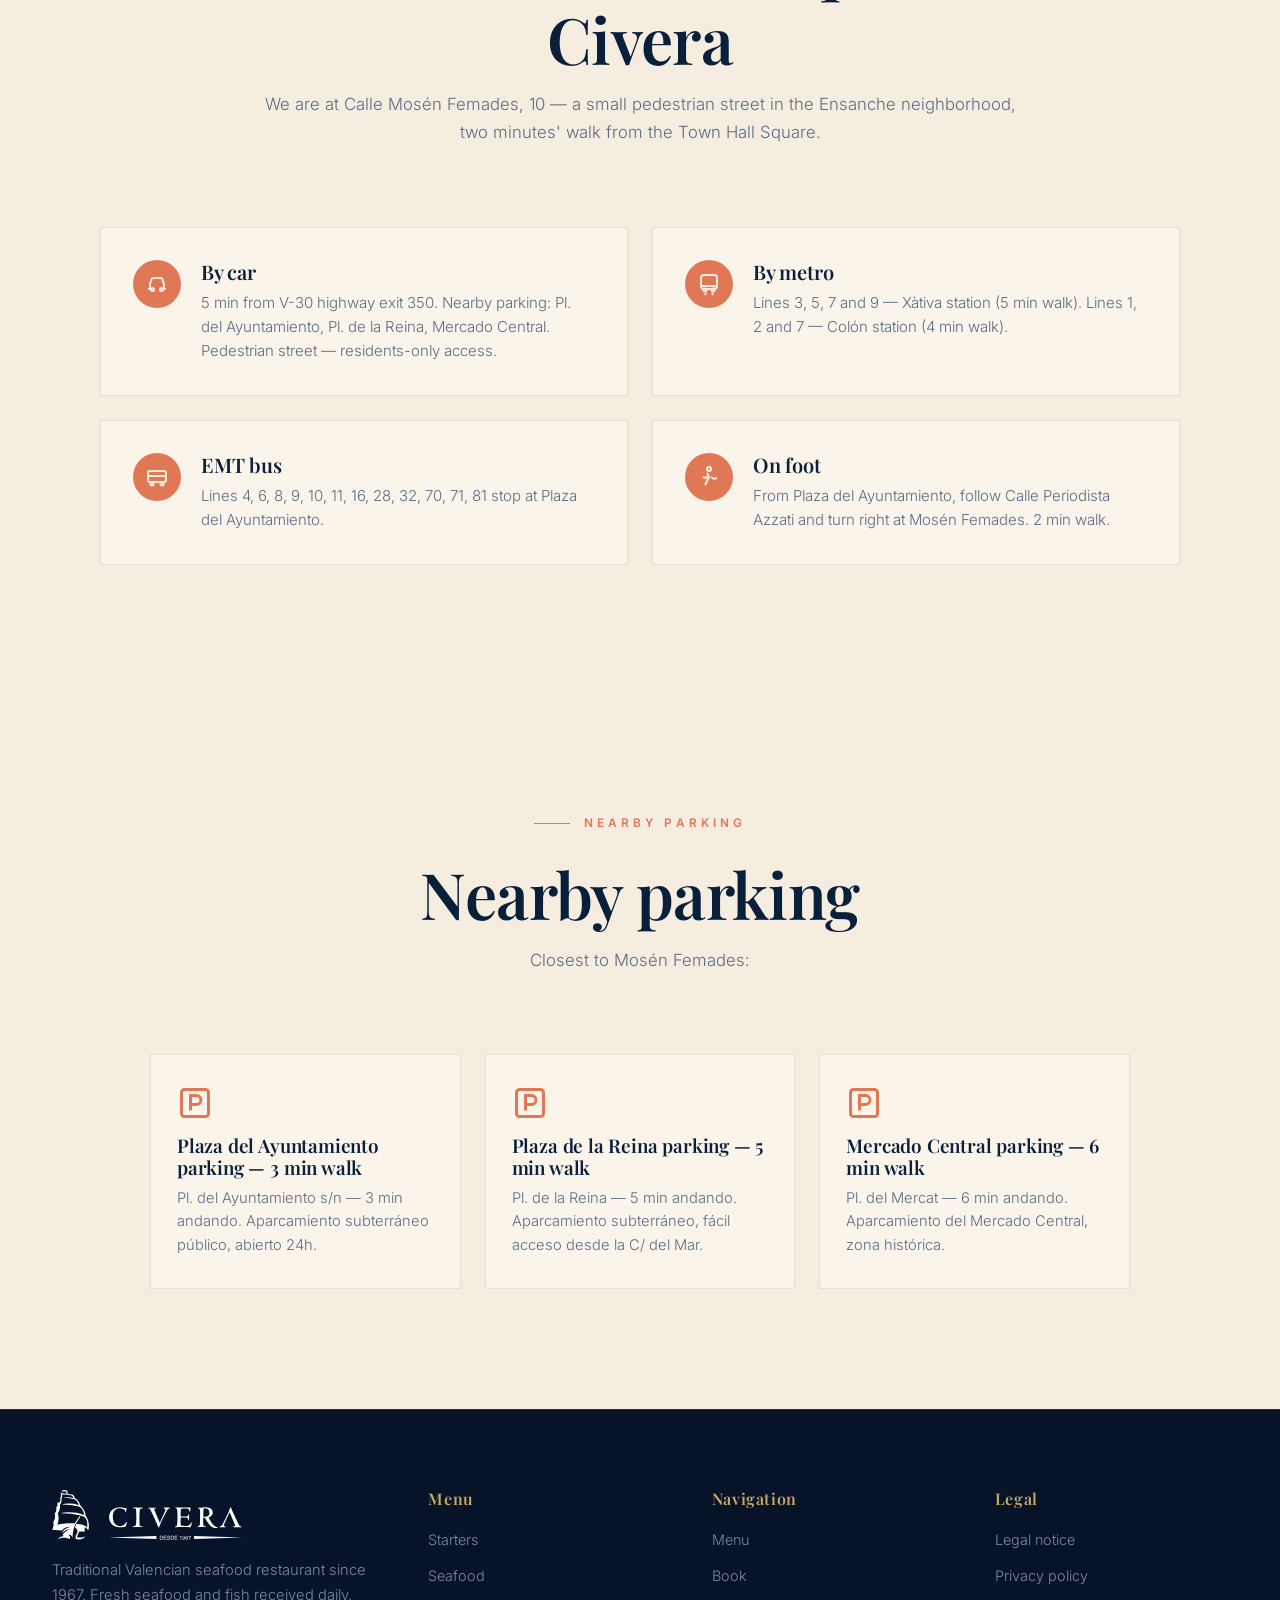
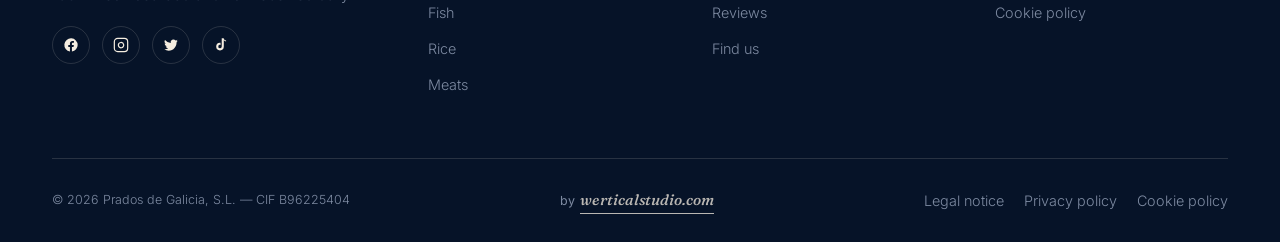
<file: donde-estamos.html>
<!DOCTYPE html>
<html lang="es">
<head>
<meta charset="UTF-8">
<meta name="viewport" content="width=device-width, initial-scale=1.0">
<title>Dónde estamos · Marisquería Civera · C/ Mosén Femades, 10 — Valencia</title>
<meta name="description" content="Marisquería Civera está en C/ Mosén Femades, 10 — 46002 Valencia, en pleno centro a 2 minutos de la Plaza del Ayuntamiento. Cómo llegar en coche, metro, bus o a pie.">
<meta name="keywords" content="dónde está marisquería Civera, cómo llegar Civera Valencia, Mosén Femades 10, restaurante centro Valencia, marisquería Plaza Ayuntamiento Valencia, aparcamiento centro Valencia">
<meta name="author" content="Marisquería Civera">
<meta name="robots" content="index, follow, max-image-preview:large">
<meta name="theme-color" content="#0a1f3a">
<link rel="canonical" href="https://www.marisqueriascivera.com/donde-estamos">

<link rel="alternate" hreflang="es" href="https://www.marisqueriascivera.com/donde-estamos">
<link rel="alternate" hreflang="en" href="https://www.marisqueriascivera.com/donde-estamos?lang=en">
<link rel="alternate" hreflang="it" href="https://www.marisqueriascivera.com/donde-estamos?lang=it">
<link rel="alternate" hreflang="x-default" href="https://www.marisqueriascivera.com/donde-estamos">

<meta property="og:type" content="website">
<meta property="og:title" content="Dónde estamos · Marisquería Civera · Valencia">
<meta property="og:description" content="C/ Mosén Femades, 10 — 46002 Valencia. En pleno centro, a 2 minutos de la Plaza del Ayuntamiento.">
<meta property="og:url" content="https://www.marisqueriascivera.com/donde-estamos">
<meta property="og:locale" content="es_ES">
<meta property="og:site_name" content="Marisquería Civera">
<meta property="og:image" content="https://www.marisqueriascivera.com/assets/civera/interior.jpg">

<meta name="twitter:card" content="summary_large_image">
<meta name="twitter:title" content="Dónde estamos · Marisquería Civera">
<meta name="twitter:description" content="C/ Mosén Femades, 10 — 46002 Valencia. Cómo llegar.">
<meta name="twitter:image" content="https://www.marisqueriascivera.com/assets/civera/interior.jpg">

<link rel="icon" type="image/svg+xml" href="data:image/svg+xml,%3Csvg xmlns='http://www.w3.org/2000/svg' viewBox='0 0 100 100'%3E%3Crect width='100' height='100' fill='%230a1f3a'/%3E%3Ctext x='50' y='66' text-anchor='middle' font-family='Georgia,serif' font-size='52' font-weight='600' fill='%23c9a961' font-style='italic'%3EC%3C/text%3E%3C/svg%3E">

<!-- JSON-LD: LocalBusiness con geo + horarios completos -->
<script type="application/ld+json">
{
  "@context": "https://schema.org",
  "@type": "Restaurant",
  "@id": "https://www.marisqueriascivera.com/#restaurant",
  "name": "Marisquería Civera",
  "url": "https://www.marisqueriascivera.com/",
  "telephone": "+34963529764",
  "email": "info@marisqueriascivera.com",
  "image": "https://www.marisqueriascivera.com/assets/civera/interior.jpg",
  "priceRange": "€€€",
  "servesCuisine": ["Spanish","Mediterranean","Seafood","Valencian","Rice dishes"],
  "address": {
    "@type": "PostalAddress",
    "streetAddress": "Calle Mosén Femades, 10",
    "addressLocality": "Valencia",
    "addressRegion": "Valencia",
    "postalCode": "46002",
    "addressCountry": "ES"
  },
  "geo": {"@type":"GeoCoordinates","latitude":39.4687944,"longitude":-0.3744028},
  "hasMap": "https://www.google.com/maps/place/Marisquer%C3%ADa+Civera/@39.4687944,-0.3744028,17z",
  "openingHoursSpecification": [
    {"@type":"OpeningHoursSpecification","dayOfWeek":["Monday","Tuesday","Wednesday","Thursday","Friday","Saturday","Sunday"],"opens":"13:00","closes":"15:30"},
    {"@type":"OpeningHoursSpecification","dayOfWeek":["Monday","Tuesday","Wednesday","Thursday","Friday","Saturday","Sunday"],"opens":"20:00","closes":"23:00"}
  ],
  "publicAccess": true,
  "isAccessibleForFree": true
}
</script>

<script type="application/ld+json">
{
  "@context": "https://schema.org",
  "@type": "BreadcrumbList",
  "itemListElement": [
    {"@type":"ListItem","position":1,"name":"Inicio","item":"https://www.marisqueriascivera.com/"},
    {"@type":"ListItem","position":2,"name":"Dónde estamos","item":"https://www.marisqueriascivera.com/donde-estamos"}
  ]
}
</script>

<link rel="preconnect" href="https://fonts.googleapis.com">
<link rel="preconnect" href="https://fonts.gstatic.com" crossorigin>
<link href="https://fonts.googleapis.com/css2?family=Fraunces:ital,wght@1,400;1,500&family=Playfair+Display:ital,wght@0,400;0,500;0,600;0,700;0,800;1,400;1,500&family=Inter:wght@300;400;500;600;700&family=Italianno&display=swap" rel="stylesheet">
<link rel="stylesheet" href="assets/civera-styles.css?v=7">
</head>
<body>

<nav id="mainNav" class="solid">
  <div class="container">
    <a href="index.html" class="logo">
      <img src="assets/civera/logo_civera.svg" alt="Marisquería Civera">

    </a>
    <ul class="nav-links" id="navLinks">
      <li><a href="carta.html" data-i18n="nav.carta">Carta</a></li>
      <li><a href="index.html#reviews" data-i18n="nav.reviews">Reseñas</a></li>
      <li><a href="donde-estamos.html" class="active" data-i18n="nav.contact">Dónde estamos</a></li>
      <li><a href="reservar.html" class="nav-cta" data-i18n="nav.cta">Reservar</a></li>
    </ul>
    <div class="nav-right">
      <div class="lang-toggle" role="group" aria-label="Idioma">
        <button data-lang="es" class="active" aria-label="Español">ES</button>
        <button data-lang="en" aria-label="English">EN</button>
        <button data-lang="it" aria-label="Italiano">IT</button>
      </div>
      <button class="burger" id="burger" aria-label="Menú">
        <svg width="26" height="26" viewBox="0 0 24 24" fill="none" stroke="currentColor" stroke-width="2"><line x1="4" y1="7" x2="20" y2="7"/><line x1="4" y1="12" x2="20" y2="12"/><line x1="4" y1="17" x2="20" y2="17"/></svg>
      </button>
    </div>
  </div>
</nav>

<header class="hero-compact">
  <div class="container">
    <span class="hero-stamp" data-i18n="hero.stamp">VALENCIA · DESDE 1967</span>
    <h1 data-i18n="contacto.heroH1">Dónde <em>estamos</em></h1>
    <p class="lead" data-i18n="contacto.intro">En pleno centro de Valencia, a dos minutos de la Plaza del Ayuntamiento.</p>
  </div>
</header>

<!-- MAPA + DATOS -->
<section class="contacto">
  <div class="container">
    <div class="contacto-grid">
      <div class="contacto-info reveal">
        <h3 data-i18n="contacto.address">Dirección</h3>
        <p class="strong">Marisquería Civera</p>
        <p>Calle Mosén Femades, 10<br>46002 Valencia</p>

        <h3 data-i18n="contacto.contactTitle">Contacto</h3>
        <p><a href="tel:+34963529764">+34 963 529 764</a></p>
        <p><a href="https://wa.me/34676463769">WhatsApp: +34 676 463 769</a></p>
        <p><a href="mailto:info@marisqueriascivera.com">info@marisqueriascivera.com</a></p>

        <h3 data-i18n="contacto.hoursTitle">Horario</h3>
        <div class="horario-grid">
          <div class="day" data-i18n="day.mon">Lunes</div><div class="hours">13:00 – 15:30 · 20:00 – 23:00</div>
          <div class="day" data-i18n="day.tue">Martes</div><div class="hours">13:00 – 15:30 · 20:00 – 23:00</div>
          <div class="day" data-i18n="day.wed">Miércoles</div><div class="hours">13:00 – 15:30 · 20:00 – 23:00</div>
          <div class="day" data-i18n="day.thu">Jueves</div><div class="hours">13:00 – 15:30 · 20:00 – 23:00</div>
          <div class="day" data-i18n="day.fri">Viernes</div><div class="hours">13:00 – 15:30 · 20:00 – 23:00</div>
          <div class="day" data-i18n="day.sat">Sábado</div><div class="hours">13:00 – 15:30 · 20:00 – 23:00</div>
          <div class="day" data-i18n="day.sun">Domingo</div><div class="hours">13:00 – 15:30 · 20:00 – 23:00</div>
        </div>

        <div style="margin-top:32px">
          <a href="reservar.html" class="btn btn-coral"><span data-i18n="carta.reserve">Reservar mesa</span></a>
        </div>
      </div>

      <div class="map-wrap tall reveal" id="mapWrap" data-eager="true" role="button" tabindex="0" aria-label="Mapa">
        <div class="map-placeholder" id="mapPlaceholder">
          <svg viewBox="0 0 24 24" fill="none" stroke="currentColor" stroke-width="1.5"><path d="M21 10c0 7-9 13-9 13s-9-6-9-13a9 9 0 0 1 18 0z"/><circle cx="12" cy="10" r="3"/></svg>
          <p data-i18n="map.title">Marisquería Civera</p>
          <small data-i18n="map.click">Click para cargar el mapa</small>
        </div>
      </div>
    </div>
  </div>
</section>

<!-- CÓMO LLEGAR -->
<section class="howto">
  <div class="container">
    <div class="section-head reveal">
      <span class="eyebrow" data-i18n="contacto.howto">Cómo llegar</span>
      <h2 class="section-title" data-i18n="howto.title">Cómo llegar a Marisquería Civera</h2>
      <p data-i18n="howto.intro">Estamos en la calle Mosén Femades, 10 — un pequeño callejón peatonal del barrio del Ensanche, a dos minutos andando de la Plaza del Ayuntamiento.</p>
    </div>

    <div class="howto-grid reveal-stagger">
      <article class="howto-card">
        <div class="howto-icon"><svg viewBox="0 0 24 24" fill="none" stroke="currentColor" stroke-width="2"><path d="M3 17h2v-5l1.5-4.5A2 2 0 0 1 8.4 6h7.2a2 2 0 0 1 1.9 1.5L19 12v5h2"/><circle cx="7.5" cy="17.5" r="1.5"/><circle cx="16.5" cy="17.5" r="1.5"/></svg></div>
        <div>
          <h3 data-i18n="howto.car">En coche</h3>
          <p data-i18n="howto.carText">A 5 min de la salida 350 de la V-30. Aparcamientos cercanos: Pl. del Ayuntamiento, Pl. de la Reina, Mercado Central. Calle peatonal — acceso solo para residentes.</p>
        </div>
      </article>

      <article class="howto-card">
        <div class="howto-icon"><svg viewBox="0 0 24 24" fill="none" stroke="currentColor" stroke-width="2"><rect x="4" y="3" width="16" height="14" rx="3"/><path d="M4 14h16"/><circle cx="8" cy="18" r="1.5"/><circle cx="16" cy="18" r="1.5"/><path d="M9 21l-1 2"/><path d="M15 21l1 2"/></svg></div>
        <div>
          <h3 data-i18n="howto.metro">En metro</h3>
          <p data-i18n="howto.metroText">Línea 3, 5, 7 y 9 — estación Xàtiva (5 min andando). Línea 1, 2 y 7 — estación Colón (4 min andando).</p>
        </div>
      </article>

      <article class="howto-card">
        <div class="howto-icon"><svg viewBox="0 0 24 24" fill="none" stroke="currentColor" stroke-width="2"><rect x="3" y="6" width="18" height="11" rx="2"/><path d="M3 11h18"/><circle cx="7" cy="19" r="1.5"/><circle cx="17" cy="19" r="1.5"/></svg></div>
        <div>
          <h3 data-i18n="howto.bus">En autobús EMT</h3>
          <p data-i18n="howto.busText">Líneas 4, 6, 8, 9, 10, 11, 16, 28, 32, 70, 71, 81 con parada en la Plaza del Ayuntamiento.</p>
        </div>
      </article>

      <article class="howto-card">
        <div class="howto-icon"><svg viewBox="0 0 24 24" fill="none" stroke="currentColor" stroke-width="2"><circle cx="12" cy="4" r="2"/><path d="M10 8l2 4-2 4-2 4M14 12l3 2 3-1M10 12l-2 1-2-1"/></svg></div>
        <div>
          <h3 data-i18n="howto.walk">A pie</h3>
          <p data-i18n="howto.walkText">Desde la Plaza del Ayuntamiento, sigue por la calle Periodista Azzati y gira a la derecha en Mosén Femades. 2 minutos andando.</p>
        </div>
      </article>
    </div>
  </div>
</section>

<!-- APARCAMIENTOS -->
<section class="reservas">
  <div class="container">
    <div class="section-head reveal">
      <span class="eyebrow" data-i18n="parking.title">Aparcamientos cercanos</span>
      <h2 class="section-title" data-i18n="parking.title">Aparcamientos cercanos</h2>
      <p data-i18n="parking.intro">Los más cercanos a Mosén Femades:</p>
    </div>
    <div class="policy-grid reveal-stagger">
      <div class="policy-card">
        <div class="policy-card-icon"><svg viewBox="0 0 24 24" fill="none" stroke="currentColor" stroke-width="2"><rect x="3" y="3" width="18" height="18" rx="2"/><path d="M9 17V7h4a3 3 0 0 1 0 6H9"/></svg></div>
        <h3 data-i18n="parking.1">Plaza del Ayuntamiento</h3>
        <p>Pl. del Ayuntamiento s/n — 3 min andando. Aparcamiento subterráneo público, abierto 24h.</p>
      </div>
      <div class="policy-card">
        <div class="policy-card-icon"><svg viewBox="0 0 24 24" fill="none" stroke="currentColor" stroke-width="2"><rect x="3" y="3" width="18" height="18" rx="2"/><path d="M9 17V7h4a3 3 0 0 1 0 6H9"/></svg></div>
        <h3 data-i18n="parking.2">Plaza de la Reina</h3>
        <p>Pl. de la Reina — 5 min andando. Aparcamiento subterráneo, fácil acceso desde la C/ del Mar.</p>
      </div>
      <div class="policy-card">
        <div class="policy-card-icon"><svg viewBox="0 0 24 24" fill="none" stroke="currentColor" stroke-width="2"><rect x="3" y="3" width="18" height="18" rx="2"/><path d="M9 17V7h4a3 3 0 0 1 0 6H9"/></svg></div>
        <h3 data-i18n="parking.3">Mercado Central</h3>
        <p>Pl. del Mercat — 6 min andando. Aparcamiento del Mercado Central, zona histórica.</p>
      </div>
    </div>
  </div>
</section>

<!-- FOOTER -->
<footer>
  <div class="container">
    <div class="footer-grid">
      <div class="footer-brand">
        <img src="assets/civera/logo_civera.svg" alt="Marisquería Civera">
        <p data-i18n="footer.about">Marisquería tradicional valenciana desde 1967. Marisco y pescado fresco recibido cada día.</p>
        <div class="footer-social">
          <a href="https://www.facebook.com/civera.marisqueria" target="_blank" rel="noopener" aria-label="Facebook"><svg viewBox="0 0 24 24" fill="currentColor"><path d="M22 12a10 10 0 1 0-11.6 9.9v-7H7.9V12h2.5V9.8c0-2.5 1.5-3.9 3.8-3.9 1.1 0 2.2.2 2.2.2v2.5h-1.3c-1.3 0-1.7.8-1.7 1.6V12h2.9l-.5 2.9h-2.4v7A10 10 0 0 0 22 12z"/></svg></a>
          <a href="https://www.instagram.com/civeramarisqueria/" target="_blank" rel="noopener" aria-label="Instagram"><svg viewBox="0 0 24 24" fill="none" stroke="currentColor" stroke-width="1.8"><rect x="2" y="2" width="20" height="20" rx="5"/><path d="M16 11.4a4 4 0 1 1-7.9 1.2 4 4 0 0 1 7.9-1.2z"/><line x1="17.5" y1="6.5" x2="17.51" y2="6.5"/></svg></a>
          <a href="https://twitter.com/mariscocivera" target="_blank" rel="noopener" aria-label="Twitter"><svg viewBox="0 0 24 24" fill="currentColor"><path d="M22 5.8a8.5 8.5 0 0 1-2.4.7 4.2 4.2 0 0 0 1.8-2.3 8.4 8.4 0 0 1-2.6 1A4.2 4.2 0 0 0 11.6 9a11.8 11.8 0 0 1-8.6-4.4 4.2 4.2 0 0 0 1.3 5.6 4.1 4.1 0 0 1-1.9-.5v.1a4.2 4.2 0 0 0 3.4 4.1 4.2 4.2 0 0 1-1.9.1 4.2 4.2 0 0 0 3.9 2.9A8.4 8.4 0 0 1 2 18.5 11.8 11.8 0 0 0 8.4 20.5c7.7 0 11.9-6.4 11.9-11.9v-.5A8.5 8.5 0 0 0 22 5.8z"/></svg></a>
          <a href="https://www.tiktok.com/@civeramarisqueria" target="_blank" rel="noopener" aria-label="TikTok"><svg viewBox="0 0 24 24" fill="currentColor"><path d="M19.6 6.7a4.8 4.8 0 0 1-3.4-1.7v9.4a5.7 5.7 0 1 1-5.7-5.7c.3 0 .5 0 .8.1v3.1a2.6 2.6 0 1 0 1.8 2.5V2h2.9c.2 1 .8 1.9 1.6 2.5a4.7 4.7 0 0 0 2 .8z"/></svg></a>
        </div>
      </div>
      <div>
        <h4 data-i18n="footer.menuTitle">Carta</h4>
        <ul>
          <li><a href="carta.html?tab=entrantes" data-i18n="carta.tab.entrantes">Entrantes</a></li>
          <li><a href="carta.html?tab=mariscos" data-i18n="carta.tab.mariscos">Mariscos</a></li>
          <li><a href="carta.html?tab=pescados" data-i18n="carta.tab.pescados">Pescados</a></li>
          <li><a href="carta.html?tab=arroces" data-i18n="carta.tab.arroces">Arroces</a></li>
          <li><a href="carta.html?tab=carnes" data-i18n="carta.tab.carnes">Carnes</a></li>
        </ul>
      </div>
      <div>
        <h4 data-i18n="footer.navTitle">Navegación</h4>
        <ul>
          <li><a href="carta.html" data-i18n="nav.carta">Carta</a></li>
          <li><a href="reservar.html" data-i18n="nav.reservas">Reservar</a></li>
          <li><a href="index.html#reviews" data-i18n="nav.reviews">Reseñas</a></li>
          <li><a href="donde-estamos.html" data-i18n="nav.contact">Dónde estamos</a></li>
        </ul>
      </div>
      <div>
        <h4 data-i18n="footer.legalTitle">Legal</h4>
        <ul>
          <li><a data-modal="aviso" data-i18n="legal.aviso">Aviso legal</a></li>
          <li><a data-modal="privacidad" data-i18n="legal.privacy">Política de privacidad</a></li>
          <li><a data-modal="cookies" data-i18n="legal.cookies">Política de cookies</a></li>
        </ul>
      </div>
    </div>
    <div class="footer-bottom">
      <div>© <span id="year">2026</span> Prados de Galicia, S.L. — CIF B96225404</div>
      <span class="wertical-credit"><span class="by">by</span> <a href="https://werticalstudio.com" target="_blank" rel="noopener">werticalstudio.com</a></span>
      <div class="footer-legal-links">
        <a data-modal="aviso" data-i18n="legal.aviso">Aviso legal</a>
        <a data-modal="privacidad" data-i18n="legal.privacy">Política de privacidad</a>
        <a data-modal="cookies" data-i18n="legal.cookies">Política de cookies</a>
      </div>
    </div>
  </div>
</footer>

<a href="https://wa.me/34676463769" target="_blank" rel="noopener" class="whatsapp-float" aria-label="WhatsApp">
  <svg viewBox="0 0 32 32" fill="currentColor"><path d="M16 .4C7.4.4.4 7.4.4 16c0 2.7.7 5.4 2.1 7.7L0 32l8.6-2.3c2.2 1.2 4.7 1.8 7.4 1.8 8.6 0 15.6-7 15.6-15.6S24.6.4 16 .4zm0 28.4c-2.4 0-4.7-.6-6.7-1.8l-.5-.3-5 1.3 1.3-4.9-.3-.5c-1.3-2.1-2-4.5-2-7 0-7.2 5.9-13.1 13.1-13.1S29 8.8 29 16s-5.9 12.8-13 12.8zm7.2-9.7c-.4-.2-2.3-1.1-2.7-1.3-.4-.1-.6-.2-.9.2-.3.4-1 1.3-1.3 1.6-.2.3-.5.3-.9.1-.4-.2-1.6-.6-3.1-1.9-1.1-1-1.9-2.3-2.2-2.6-.2-.4 0-.6.2-.8.2-.2.4-.5.6-.7.2-.2.3-.4.4-.6.1-.3 0-.5 0-.7s-.9-2.2-1.2-3c-.3-.8-.7-.7-.9-.7h-.7c-.3 0-.7.1-1.1.5s-1.4 1.4-1.4 3.4 1.5 4 1.7 4.2c.2.3 2.9 4.4 7.1 6.2 1 .4 1.8.7 2.4.9 1 .3 1.9.3 2.6.2.8-.1 2.3-1 2.7-1.9.3-.9.3-1.7.2-1.9-.1-.2-.4-.3-.8-.5z"/></svg>
</a>

<div class="cookie-banner" id="cookieBanner" role="dialog" aria-label="Cookies">
  <h4 data-i18n="cookies.title">Usamos cookies</h4>
  <p data-i18n="cookies.text"></p>
  <div class="cookie-actions">
    <button class="btn btn-ghost" id="cookieReject"><span data-i18n="cookies.reject">Rechazar</span></button>
    <button class="btn" id="cookieAccept"><span data-i18n="cookies.accept">Aceptar</span></button>
  </div>
</div>

<div class="modal-bg" id="modalAviso">
  <div class="modal-content">
    <button class="modal-close" data-close>✕</button>
    <h2 data-i18n="legal.aviso">Aviso legal</h2>
    <p><strong>Titular del sitio web:</strong> Prados de Galicia, S.L.</p>
    <p><strong>NIF:</strong> B96225404</p>
    <p><strong>Domicilio social:</strong> Calle Mosén Femades, 10 — 46002 Valencia, España</p>
    <p><strong>Teléfono:</strong> +34 963 529 764 · <strong>Email:</strong> info@marisqueriascivera.com</p>
    <p><strong>Actividad:</strong> Restauración (CNAE 5610). Sociedad inscrita en el Registro Mercantil de Valencia.</p>
    <h3>Objeto</h3><p>El presente aviso legal regula el uso del sitio web www.marisqueriascivera.com.</p>
    <h3>Propiedad intelectual</h3><p>Todos los contenidos del sitio son titularidad de Prados de Galicia, S.L.</p>
    <h3>Responsabilidad</h3><p>Prados de Galicia, S.L. no se responsabiliza de los daños derivados del uso de este sitio.</p>
    <h3>Legislación aplicable</h3><p>Legislación española. Tribunales de Valencia.</p>
  </div>
</div>

<div class="modal-bg" id="modalPrivacidad">
  <div class="modal-content">
    <button class="modal-close" data-close>✕</button>
    <h2 data-i18n="legal.privacy">Política de privacidad</h2>
    <p><strong>Responsable:</strong> Prados de Galicia, S.L. — CIF B96225404</p>
    <p><strong>Domicilio:</strong> Calle Mosén Femades, 10 — 46002 Valencia</p>
    <p><strong>Email RGPD:</strong> info@marisqueriascivera.com</p>
    <h3>Finalidades</h3><ul><li>Gestionar las reservas y consultas.</li><li>Cumplir con las obligaciones legales aplicables.</li><li>Si lo consientes, comunicaciones comerciales.</li></ul>
    <h3>Legitimación</h3><p>Ejecución contractual, consentimiento, obligaciones legales.</p>
    <h3>Conservación</h3><p>Mientras se mantenga la relación o hasta su supresión.</p>
    <h3>Destinatarios</h3><p>No se cederán datos a terceros salvo obligación legal.</p>
    <h3>Derechos</h3><p>Acceso, rectificación, supresión, oposición, limitación y portabilidad escribiendo a info@marisqueriascivera.com.</p>
  </div>
</div>

<div class="modal-bg" id="modalCookies">
  <div class="modal-content">
    <button class="modal-close" data-close>✕</button>
    <h2 data-i18n="legal.cookies">Política de cookies</h2>
    <p>Una cookie es un pequeño fichero que se descarga al dispositivo del usuario al acceder a determinadas páginas web.</p>
    <h3>Cookies que utilizamos</h3>
    <ul>
      <li><strong>Técnicas:</strong> funcionamiento básico, idioma.</li>
      <li><strong>Analíticas:</strong> conocer de forma anónima el uso del sitio.</li>
      <li><strong>Terceros:</strong> Google Maps y CoverManager pueden instalar sus propias cookies.</li>
    </ul>
    <h3>Gestión</h3><p>Acepta o rechaza desde el banner inicial.</p>
  </div>
</div>

<script src="assets/civera-app.js?v=7"></script>
</body>
</html>
</file>
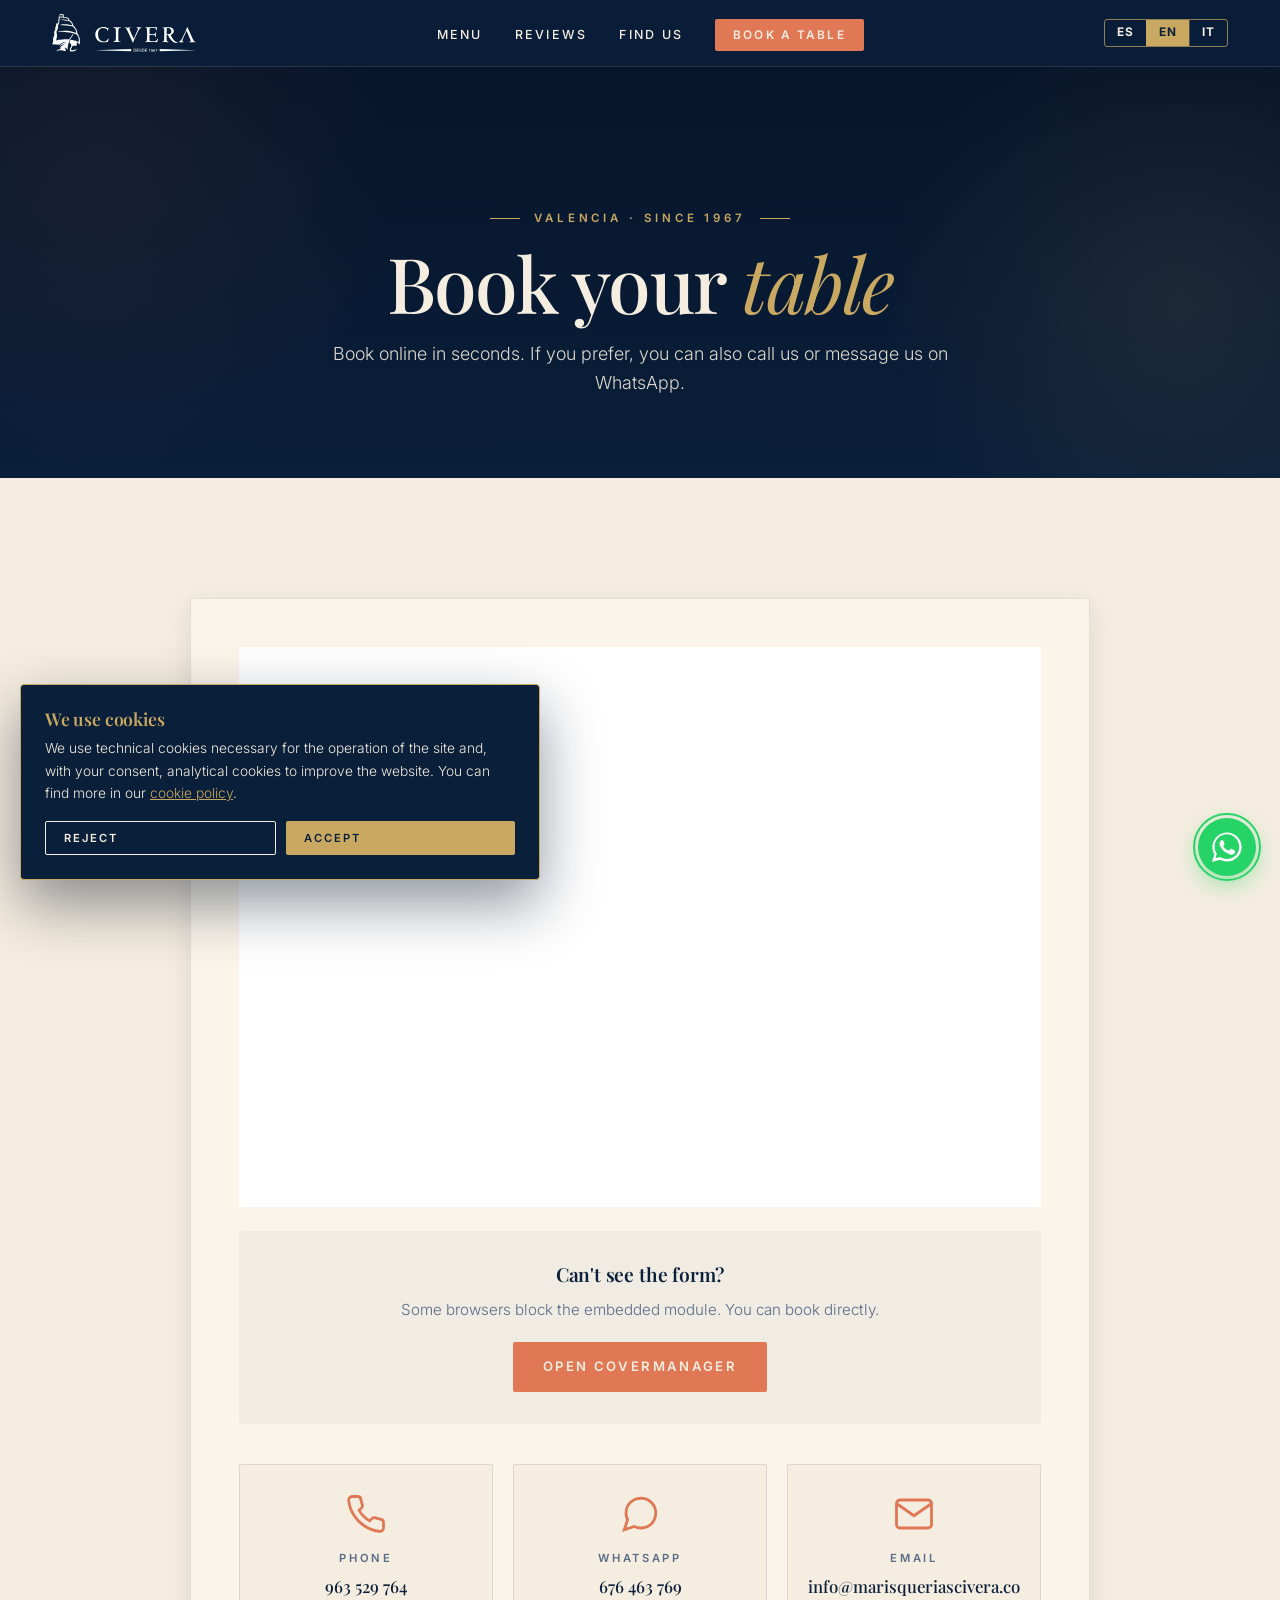
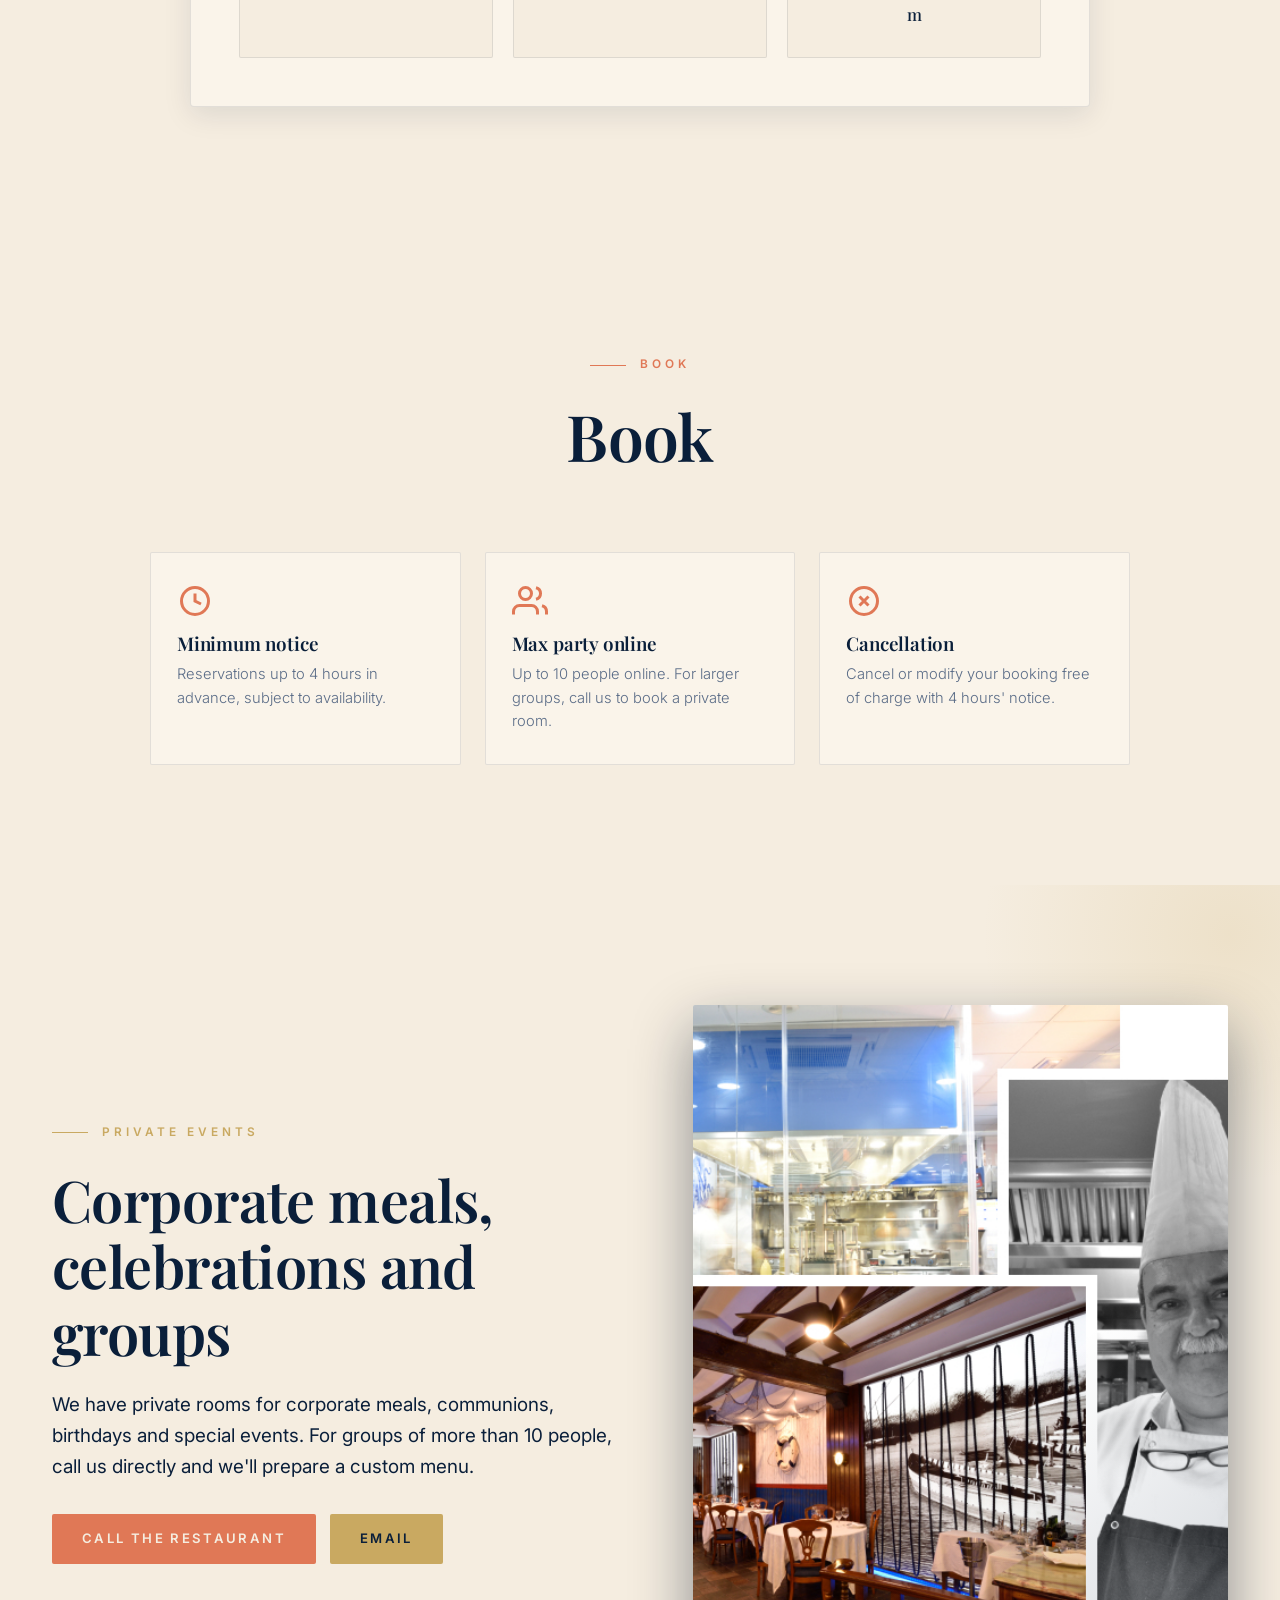
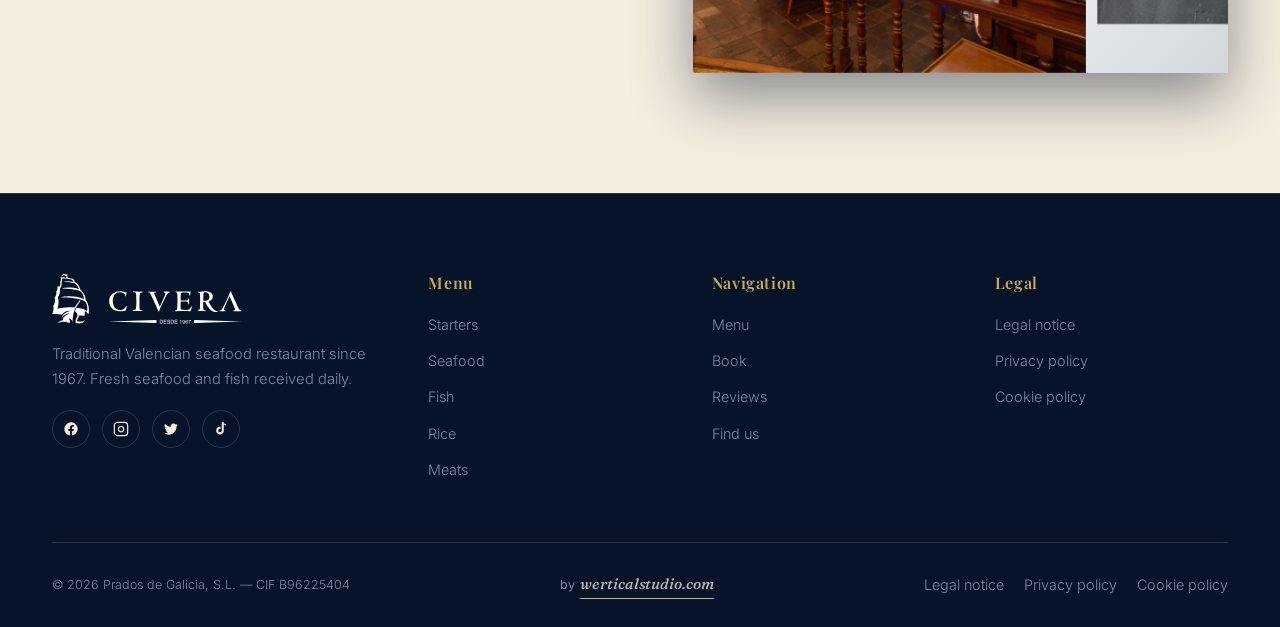
<file: reservar.html>
<!DOCTYPE html>
<html lang="es">
<head>
<meta charset="UTF-8">
<meta name="viewport" content="width=device-width, initial-scale=1.0">
<title>Reservar mesa · Marisquería Civera · Reservas online en Valencia</title>
<meta name="description" content="Reserva tu mesa en Marisquería Civera, Valencia centro. Reservas online inmediatas con CoverManager, por teléfono al 963 529 764 o WhatsApp 676 463 769.">
<meta name="keywords" content="reservar mesa Valencia, reserva marisquería Valencia, Civera reservas, reservar restaurante Plaza Ayuntamiento Valencia, reserva online marisco Valencia">
<meta name="author" content="Marisquería Civera">
<meta name="robots" content="index, follow, max-image-preview:large">
<meta name="theme-color" content="#0a1f3a">
<link rel="canonical" href="https://www.marisqueriascivera.com/reservar">

<link rel="alternate" hreflang="es" href="https://www.marisqueriascivera.com/reservar">
<link rel="alternate" hreflang="en" href="https://www.marisqueriascivera.com/reservar?lang=en">
<link rel="alternate" hreflang="it" href="https://www.marisqueriascivera.com/reservar?lang=it">
<link rel="alternate" hreflang="x-default" href="https://www.marisqueriascivera.com/reservar">

<meta property="og:type" content="website">
<meta property="og:title" content="Reservar mesa · Marisquería Civera · Valencia">
<meta property="og:description" content="Reserva tu mesa en cuestión de segundos. Confirmación inmediata por email.">
<meta property="og:url" content="https://www.marisqueriascivera.com/reservar">
<meta property="og:locale" content="es_ES">
<meta property="og:site_name" content="Marisquería Civera">
<meta property="og:image" content="https://www.marisqueriascivera.com/assets/civera/banner-02.jpg">

<meta name="twitter:card" content="summary_large_image">
<meta name="twitter:title" content="Reservar mesa · Marisquería Civera">
<meta name="twitter:description" content="Reserva online inmediata. Marisquería Civera, Valencia desde 1967.">
<meta name="twitter:image" content="https://www.marisqueriascivera.com/assets/civera/banner-02.jpg">

<link rel="icon" type="image/svg+xml" href="data:image/svg+xml,%3Csvg xmlns='http://www.w3.org/2000/svg' viewBox='0 0 100 100'%3E%3Crect width='100' height='100' fill='%230a1f3a'/%3E%3Ctext x='50' y='66' text-anchor='middle' font-family='Georgia,serif' font-size='52' font-weight='600' fill='%23c9a961' font-style='italic'%3EC%3C/text%3E%3C/svg%3E">

<!-- JSON-LD: ReserveAction sobre Restaurant -->
<script type="application/ld+json">
{
  "@context": "https://schema.org",
  "@type": "Restaurant",
  "@id": "https://www.marisqueriascivera.com/#restaurant",
  "name": "Marisquería Civera",
  "url": "https://www.marisqueriascivera.com/",
  "telephone": "+34963529764",
  "acceptsReservations": "True",
  "address": {
    "@type": "PostalAddress",
    "streetAddress": "Calle Mosén Femades, 10",
    "addressLocality": "Valencia",
    "postalCode": "46002",
    "addressCountry": "ES"
  },
  "potentialAction": {
    "@type": "ReserveAction",
    "target": {
      "@type": "EntryPoint",
      "urlTemplate": "https://www.covermanager.com/reserve/module_restaurant/restaurante-civera/spanish",
      "inLanguage": "es-ES",
      "actionPlatform": ["http://schema.org/DesktopWebPlatform","http://schema.org/MobileWebPlatform"]
    },
    "result": {"@type":"FoodEstablishmentReservation","name":"Reserva en Marisquería Civera"}
  }
}
</script>

<script type="application/ld+json">
{
  "@context": "https://schema.org",
  "@type": "BreadcrumbList",
  "itemListElement": [
    {"@type":"ListItem","position":1,"name":"Inicio","item":"https://www.marisqueriascivera.com/"},
    {"@type":"ListItem","position":2,"name":"Reservar","item":"https://www.marisqueriascivera.com/reservar"}
  ]
}
</script>

<link rel="preconnect" href="https://fonts.googleapis.com">
<link rel="preconnect" href="https://fonts.gstatic.com" crossorigin>
<link href="https://fonts.googleapis.com/css2?family=Fraunces:ital,wght@1,400;1,500&family=Playfair+Display:ital,wght@0,400;0,500;0,600;0,700;0,800;1,400;1,500&family=Inter:wght@300;400;500;600;700&family=Italianno&display=swap" rel="stylesheet">
<link rel="stylesheet" href="assets/civera-styles.css?v=7">
</head>
<body>

<nav id="mainNav" class="solid">
  <div class="container">
    <a href="index.html" class="logo">
      <img src="assets/civera/logo_civera.svg" alt="Marisquería Civera">

    </a>
    <ul class="nav-links" id="navLinks">
      <li><a href="carta.html" data-i18n="nav.carta">Carta</a></li>
      <li><a href="index.html#reviews" data-i18n="nav.reviews">Reseñas</a></li>
      <li><a href="donde-estamos.html" data-i18n="nav.contact">Dónde estamos</a></li>
      <li><a href="reservar.html" class="nav-cta active" data-i18n="nav.cta">Reservar</a></li>
    </ul>
    <div class="nav-right">
      <div class="lang-toggle" role="group" aria-label="Idioma">
        <button data-lang="es" class="active" aria-label="Español">ES</button>
        <button data-lang="en" aria-label="English">EN</button>
        <button data-lang="it" aria-label="Italiano">IT</button>
      </div>
      <button class="burger" id="burger" aria-label="Menú">
        <svg width="26" height="26" viewBox="0 0 24 24" fill="none" stroke="currentColor" stroke-width="2"><line x1="4" y1="7" x2="20" y2="7"/><line x1="4" y1="12" x2="20" y2="12"/><line x1="4" y1="17" x2="20" y2="17"/></svg>
      </button>
    </div>
  </div>
</nav>

<header class="hero-compact">
  <div class="container">
    <span class="hero-stamp" data-i18n="hero.stamp">VALENCIA · DESDE 1967</span>
    <h1 data-i18n="reserve.heroH1">Reserva tu <em>mesa</em></h1>
    <p class="lead" data-i18n="reserve.intro">Reserva online en cuestión de segundos. Si lo prefieres, también puedes llamarnos o escribirnos por WhatsApp.</p>
  </div>
</header>

<!-- COVERMANAGER + canales -->
<section class="reservas">
  <div class="container">
    <div class="reservas-wrap reveal">
      <div class="reservas-iframe-wrap" id="cmFrame">
        <iframe
          src="https://www.covermanager.com/reserve/module_restaurant/restaurante-civera/spanish"
          title="Reserva en Marisquería Civera"
          loading="lazy"
          referrerpolicy="no-referrer-when-downgrade"></iframe>
      </div>

      <div class="reservas-fallback">
        <h3 data-i18n="reservas.fallbackTitle">¿No ves el formulario?</h3>
        <p data-i18n="reservas.fallbackText">Algunos navegadores bloquean el módulo embebido. Puedes reservar directamente.</p>
        <a href="https://www.covermanager.com/reserve/module_restaurant/restaurante-civera/spanish" target="_blank" rel="noopener" class="btn btn-coral"><span data-i18n="reservas.fallbackBtn">Abrir CoverManager</span></a>
      </div>

      <div class="reservas-channels">
        <a href="tel:+34963529764" class="channel">
          <div class="channel-icon"><svg viewBox="0 0 24 24" fill="none" stroke="currentColor" stroke-width="1.6"><path d="M22 16.92v3a2 2 0 0 1-2.18 2 19.79 19.79 0 0 1-8.63-3.07 19.5 19.5 0 0 1-6-6 19.79 19.79 0 0 1-3.07-8.67A2 2 0 0 1 4.11 2h3a2 2 0 0 1 2 1.72 12.84 12.84 0 0 0 .7 2.81 2 2 0 0 1-.45 2.11L8.09 9.91a16 16 0 0 0 6 6l1.27-1.27a2 2 0 0 1 2.11-.45 12.84 12.84 0 0 0 2.81.7A2 2 0 0 1 22 16.92z"/></svg></div>
          <div class="channel-label" data-i18n="reservas.phone">Teléfono</div>
          <div class="channel-value">963 529 764</div>
        </a>
        <a href="https://wa.me/34676463769" target="_blank" rel="noopener" class="channel">
          <div class="channel-icon"><svg viewBox="0 0 24 24" fill="none" stroke="currentColor" stroke-width="1.6"><path d="M21 11.5a8.38 8.38 0 0 1-.9 3.8 8.5 8.5 0 0 1-7.6 4.7 8.38 8.38 0 0 1-3.8-.9L3 21l1.9-5.7a8.38 8.38 0 0 1-.9-3.8 8.5 8.5 0 0 1 4.7-7.6 8.38 8.38 0 0 1 3.8-.9h.5a8.48 8.48 0 0 1 8 8v.5z"/></svg></div>
          <div class="channel-label" data-i18n="reservas.whatsapp">WhatsApp</div>
          <div class="channel-value">676 463 769</div>
        </a>
        <a href="mailto:info@marisqueriascivera.com" class="channel">
          <div class="channel-icon"><svg viewBox="0 0 24 24" fill="none" stroke="currentColor" stroke-width="1.6"><path d="M4 4h16c1.1 0 2 .9 2 2v12c0 1.1-.9 2-2 2H4c-1.1 0-2-.9-2-2V6c0-1.1.9-2 2-2z"/><polyline points="22,6 12,13 2,6"/></svg></div>
          <div class="channel-label" data-i18n="reservas.email">Email</div>
          <div class="channel-value">info@marisqueriascivera.com</div>
        </a>
      </div>
    </div>
  </div>
</section>

<!-- POLÍTICA RESERVAS -->
<section class="contacto">
  <div class="container">
    <div class="section-head reveal">
      <span class="eyebrow" data-i18n="reservas.eyebrow">Política de reservas</span>
      <h2 class="section-title" data-i18n="reservas.eyebrow">Política de reservas</h2>
    </div>
    <div class="policy-grid reveal-stagger">
      <div class="policy-card">
        <div class="policy-card-icon"><svg viewBox="0 0 24 24" fill="none" stroke="currentColor" stroke-width="2"><circle cx="12" cy="12" r="9"/><polyline points="12,7 12,12 16,14"/></svg></div>
        <h3 data-i18n="policy.minTitle">Antelación mínima</h3>
        <p data-i18n="policy.minText">Reservas hasta con 4 horas de antelación, sujeto a disponibilidad.</p>
      </div>
      <div class="policy-card">
        <div class="policy-card-icon"><svg viewBox="0 0 24 24" fill="none" stroke="currentColor" stroke-width="2"><path d="M17 21v-2a4 4 0 0 0-4-4H5a4 4 0 0 0-4 4v2"/><circle cx="9" cy="7" r="4"/><path d="M23 21v-2a4 4 0 0 0-3-3.87"/><path d="M16 3.13a4 4 0 0 1 0 7.75"/></svg></div>
        <h3 data-i18n="policy.maxTitle">Mesa máxima online</h3>
        <p data-i18n="policy.maxText">Hasta 10 personas online. Para grupos mayores, llámanos para reservar sala privada.</p>
      </div>
      <div class="policy-card">
        <div class="policy-card-icon"><svg viewBox="0 0 24 24" fill="none" stroke="currentColor" stroke-width="2"><path d="M3 12a9 9 0 1 0 18 0 9 9 0 0 0-18 0z"/><path d="M9 9l6 6M15 9l-6 6"/></svg></div>
        <h3 data-i18n="policy.cancelTitle">Cancelación</h3>
        <p data-i18n="policy.cancelText">Cancela o modifica tu reserva sin coste con 4 horas de antelación.</p>
      </div>
    </div>
  </div>
</section>

<!-- EVENTOS PRIVADOS -->
<section class="local">
  <div class="container">
    <div class="local-grid">
      <div class="local-text reveal">
        <span class="eyebrow" data-i18n="reserveExtra.eyebrow">Eventos privados</span>
        <h2 data-i18n="reserveExtra.title">Comidas de empresa, celebraciones y grupos</h2>
        <p class="lead" data-i18n="reserveExtra.text">Disponemos de salas privadas para comidas de empresa, comuniones, cumpleaños y eventos especiales. Para grupos de más de 10 personas, llámanos directamente y te preparamos un menú personalizado.</p>
        <div style="margin-top:32px;display:flex;gap:14px;flex-wrap:wrap">
          <a href="tel:+34963529764" class="btn btn-coral"><span data-i18n="reserveExtra.cta">Llamar al restaurante</span></a>
          <a href="mailto:info@marisqueriascivera.com?subject=Consulta%20evento%20privado" class="btn"><span data-i18n="reservas.email">Email</span></a>
        </div>
      </div>
      <div class="local-img-wrap reveal">
        <img src="assets/civera/interior.jpg" alt="Sala privada Marisquería Civera para eventos">
      </div>
    </div>
  </div>
</section>

<!-- FOOTER -->
<footer>
  <div class="container">
    <div class="footer-grid">
      <div class="footer-brand">
        <img src="assets/civera/logo_civera.svg" alt="Marisquería Civera">
        <p data-i18n="footer.about">Marisquería tradicional valenciana desde 1967. Marisco y pescado fresco recibido cada día.</p>
        <div class="footer-social">
          <a href="https://www.facebook.com/civera.marisqueria" target="_blank" rel="noopener" aria-label="Facebook"><svg viewBox="0 0 24 24" fill="currentColor"><path d="M22 12a10 10 0 1 0-11.6 9.9v-7H7.9V12h2.5V9.8c0-2.5 1.5-3.9 3.8-3.9 1.1 0 2.2.2 2.2.2v2.5h-1.3c-1.3 0-1.7.8-1.7 1.6V12h2.9l-.5 2.9h-2.4v7A10 10 0 0 0 22 12z"/></svg></a>
          <a href="https://www.instagram.com/civeramarisqueria/" target="_blank" rel="noopener" aria-label="Instagram"><svg viewBox="0 0 24 24" fill="none" stroke="currentColor" stroke-width="1.8"><rect x="2" y="2" width="20" height="20" rx="5"/><path d="M16 11.4a4 4 0 1 1-7.9 1.2 4 4 0 0 1 7.9-1.2z"/><line x1="17.5" y1="6.5" x2="17.51" y2="6.5"/></svg></a>
          <a href="https://twitter.com/mariscocivera" target="_blank" rel="noopener" aria-label="Twitter"><svg viewBox="0 0 24 24" fill="currentColor"><path d="M22 5.8a8.5 8.5 0 0 1-2.4.7 4.2 4.2 0 0 0 1.8-2.3 8.4 8.4 0 0 1-2.6 1A4.2 4.2 0 0 0 11.6 9a11.8 11.8 0 0 1-8.6-4.4 4.2 4.2 0 0 0 1.3 5.6 4.1 4.1 0 0 1-1.9-.5v.1a4.2 4.2 0 0 0 3.4 4.1 4.2 4.2 0 0 1-1.9.1 4.2 4.2 0 0 0 3.9 2.9A8.4 8.4 0 0 1 2 18.5 11.8 11.8 0 0 0 8.4 20.5c7.7 0 11.9-6.4 11.9-11.9v-.5A8.5 8.5 0 0 0 22 5.8z"/></svg></a>
          <a href="https://www.tiktok.com/@civeramarisqueria" target="_blank" rel="noopener" aria-label="TikTok"><svg viewBox="0 0 24 24" fill="currentColor"><path d="M19.6 6.7a4.8 4.8 0 0 1-3.4-1.7v9.4a5.7 5.7 0 1 1-5.7-5.7c.3 0 .5 0 .8.1v3.1a2.6 2.6 0 1 0 1.8 2.5V2h2.9c.2 1 .8 1.9 1.6 2.5a4.7 4.7 0 0 0 2 .8z"/></svg></a>
        </div>
      </div>
      <div>
        <h4 data-i18n="footer.menuTitle">Carta</h4>
        <ul>
          <li><a href="carta.html?tab=entrantes" data-i18n="carta.tab.entrantes">Entrantes</a></li>
          <li><a href="carta.html?tab=mariscos" data-i18n="carta.tab.mariscos">Mariscos</a></li>
          <li><a href="carta.html?tab=pescados" data-i18n="carta.tab.pescados">Pescados</a></li>
          <li><a href="carta.html?tab=arroces" data-i18n="carta.tab.arroces">Arroces</a></li>
          <li><a href="carta.html?tab=carnes" data-i18n="carta.tab.carnes">Carnes</a></li>
        </ul>
      </div>
      <div>
        <h4 data-i18n="footer.navTitle">Navegación</h4>
        <ul>
          <li><a href="carta.html" data-i18n="nav.carta">Carta</a></li>
          <li><a href="reservar.html" data-i18n="nav.reservas">Reservar</a></li>
          <li><a href="index.html#reviews" data-i18n="nav.reviews">Reseñas</a></li>
          <li><a href="donde-estamos.html" data-i18n="nav.contact">Dónde estamos</a></li>
        </ul>
      </div>
      <div>
        <h4 data-i18n="footer.legalTitle">Legal</h4>
        <ul>
          <li><a data-modal="aviso" data-i18n="legal.aviso">Aviso legal</a></li>
          <li><a data-modal="privacidad" data-i18n="legal.privacy">Política de privacidad</a></li>
          <li><a data-modal="cookies" data-i18n="legal.cookies">Política de cookies</a></li>
        </ul>
      </div>
    </div>
    <div class="footer-bottom">
      <div>© <span id="year">2026</span> Prados de Galicia, S.L. — CIF B96225404</div>
      <span class="wertical-credit"><span class="by">by</span> <a href="https://werticalstudio.com" target="_blank" rel="noopener">werticalstudio.com</a></span>
      <div class="footer-legal-links">
        <a data-modal="aviso" data-i18n="legal.aviso">Aviso legal</a>
        <a data-modal="privacidad" data-i18n="legal.privacy">Política de privacidad</a>
        <a data-modal="cookies" data-i18n="legal.cookies">Política de cookies</a>
      </div>
    </div>
  </div>
</footer>

<a href="https://wa.me/34676463769" target="_blank" rel="noopener" class="whatsapp-float" aria-label="WhatsApp">
  <svg viewBox="0 0 32 32" fill="currentColor"><path d="M16 .4C7.4.4.4 7.4.4 16c0 2.7.7 5.4 2.1 7.7L0 32l8.6-2.3c2.2 1.2 4.7 1.8 7.4 1.8 8.6 0 15.6-7 15.6-15.6S24.6.4 16 .4zm0 28.4c-2.4 0-4.7-.6-6.7-1.8l-.5-.3-5 1.3 1.3-4.9-.3-.5c-1.3-2.1-2-4.5-2-7 0-7.2 5.9-13.1 13.1-13.1S29 8.8 29 16s-5.9 12.8-13 12.8zm7.2-9.7c-.4-.2-2.3-1.1-2.7-1.3-.4-.1-.6-.2-.9.2-.3.4-1 1.3-1.3 1.6-.2.3-.5.3-.9.1-.4-.2-1.6-.6-3.1-1.9-1.1-1-1.9-2.3-2.2-2.6-.2-.4 0-.6.2-.8.2-.2.4-.5.6-.7.2-.2.3-.4.4-.6.1-.3 0-.5 0-.7s-.9-2.2-1.2-3c-.3-.8-.7-.7-.9-.7h-.7c-.3 0-.7.1-1.1.5s-1.4 1.4-1.4 3.4 1.5 4 1.7 4.2c.2.3 2.9 4.4 7.1 6.2 1 .4 1.8.7 2.4.9 1 .3 1.9.3 2.6.2.8-.1 2.3-1 2.7-1.9.3-.9.3-1.7.2-1.9-.1-.2-.4-.3-.8-.5z"/></svg>
</a>

<div class="cookie-banner" id="cookieBanner" role="dialog" aria-label="Cookies">
  <h4 data-i18n="cookies.title">Usamos cookies</h4>
  <p data-i18n="cookies.text"></p>
  <div class="cookie-actions">
    <button class="btn btn-ghost" id="cookieReject"><span data-i18n="cookies.reject">Rechazar</span></button>
    <button class="btn" id="cookieAccept"><span data-i18n="cookies.accept">Aceptar</span></button>
  </div>
</div>

<div class="modal-bg" id="modalAviso">
  <div class="modal-content">
    <button class="modal-close" data-close>✕</button>
    <h2 data-i18n="legal.aviso">Aviso legal</h2>
    <p><strong>Titular del sitio web:</strong> Prados de Galicia, S.L.</p>
    <p><strong>NIF:</strong> B96225404</p>
    <p><strong>Domicilio social:</strong> Calle Mosén Femades, 10 — 46002 Valencia, España</p>
    <p><strong>Teléfono:</strong> +34 963 529 764 · <strong>Email:</strong> info@marisqueriascivera.com</p>
    <p><strong>Actividad:</strong> Restauración (CNAE 5610). Sociedad inscrita en el Registro Mercantil de Valencia.</p>
    <h3>Objeto</h3><p>El presente aviso legal regula el uso del sitio web www.marisqueriascivera.com.</p>
    <h3>Propiedad intelectual</h3><p>Todos los contenidos del sitio son titularidad de Prados de Galicia, S.L.</p>
    <h3>Responsabilidad</h3><p>Prados de Galicia, S.L. no se responsabiliza de los daños derivados del uso de este sitio.</p>
    <h3>Legislación aplicable</h3><p>Legislación española. Tribunales de Valencia.</p>
  </div>
</div>

<div class="modal-bg" id="modalPrivacidad">
  <div class="modal-content">
    <button class="modal-close" data-close>✕</button>
    <h2 data-i18n="legal.privacy">Política de privacidad</h2>
    <p><strong>Responsable:</strong> Prados de Galicia, S.L. — CIF B96225404</p>
    <p><strong>Domicilio:</strong> Calle Mosén Femades, 10 — 46002 Valencia</p>
    <p><strong>Email RGPD:</strong> info@marisqueriascivera.com</p>
    <h3>Finalidades</h3><ul><li>Gestionar las reservas y consultas.</li><li>Cumplir con las obligaciones legales aplicables.</li><li>Si lo consientes, comunicaciones comerciales.</li></ul>
    <h3>Legitimación</h3><p>Ejecución contractual, consentimiento, obligaciones legales.</p>
    <h3>Conservación</h3><p>Mientras se mantenga la relación o hasta su supresión.</p>
    <h3>Destinatarios</h3><p>Trabajamos con CoverManager bajo contrato de encargo de tratamiento conforme al RGPD.</p>
    <h3>Derechos</h3><p>Acceso, rectificación, supresión, oposición, limitación y portabilidad escribiendo a info@marisqueriascivera.com.</p>
  </div>
</div>

<div class="modal-bg" id="modalCookies">
  <div class="modal-content">
    <button class="modal-close" data-close>✕</button>
    <h2 data-i18n="legal.cookies">Política de cookies</h2>
    <p>Una cookie es un pequeño fichero que se descarga al dispositivo del usuario al acceder a determinadas páginas web.</p>
    <h3>Cookies que utilizamos</h3>
    <ul>
      <li><strong>Técnicas:</strong> funcionamiento básico, idioma.</li>
      <li><strong>Analíticas:</strong> conocer de forma anónima el uso del sitio.</li>
      <li><strong>Terceros:</strong> CoverManager y Google Maps pueden instalar sus propias cookies.</li>
    </ul>
    <h3>Gestión</h3><p>Acepta o rechaza desde el banner inicial.</p>
  </div>
</div>

<script src="assets/civera-app.js?v=7"></script>
</body>
</html>
</file>
<file: assets/civera-styles.css>
:root{
  --navy:#0a1f3a;
  --navy-deep:#061328;
  --navy-soft:#13294d;
  --cream:#f5ede0;
  --cream-soft:#faf4ea;
  --cream-warm:#ebe1ce;
  --gold:#c9a961;
  --gold-bright:#d9bb73;
  --gold-deep:#a88a47;
  --coral:#e07856;
  --coral-deep:#c4624a;
  --text:#0a1f3a;
  --text-light:#f5ede0;
  --text-muted:#7d8aa1;
  --text-muted-dark:#5a6c87;
  --line:rgba(245,237,224,0.14);
  --line-dark:rgba(10,31,58,0.12);
  --shadow:0 24px 60px rgba(6,19,40,0.45);
  --shadow-soft:0 8px 28px rgba(6,19,40,0.18);
  --shadow-cream:0 8px 28px rgba(10,31,58,0.10);
}

*{margin:0;padding:0;box-sizing:border-box}
html.smooth{scroll-behavior:smooth}
body{
  font-family:'Inter',sans-serif;
  background:var(--navy);
  color:var(--text-light);
  line-height:1.65;
  overflow-x:hidden;
  font-weight:300;
}

::-webkit-scrollbar{width:10px}
::-webkit-scrollbar-track{background:var(--navy-deep)}
::-webkit-scrollbar-thumb{background:var(--gold);border-radius:4px}
::-webkit-scrollbar-thumb:hover{background:var(--gold-bright)}
::selection{background:var(--gold);color:var(--navy)}

h1,h2,h3,h4{font-family:'Playfair Display',serif;font-weight:600;line-height:1.15;letter-spacing:-0.01em}
.script{font-family:'Italianno',cursive;font-weight:400;color:var(--gold)}
img{max-width:100%;display:block}
a{color:inherit}
.container{max-width:1240px;margin:0 auto;padding:0 32px}

.btn{
  display:inline-flex;align-items:center;gap:10px;
  padding:14px 30px;background:var(--gold);color:var(--navy);
  font-family:'Inter',sans-serif;font-size:.82rem;font-weight:600;
  letter-spacing:0.18em;text-transform:uppercase;text-decoration:none;
  border:none;cursor:pointer;border-radius:2px;
  transition:all .35s ease;position:relative;overflow:hidden;
}
.btn::after{content:'';position:absolute;inset:0;background:var(--gold-bright);transform:translateY(101%);transition:transform .35s ease;z-index:0;}
.btn span{position:relative;z-index:1}
.btn:hover::after{transform:translateY(0)}
.btn-coral{background:var(--coral);color:var(--cream)}
.btn-coral::after{background:var(--coral-deep)}
.btn-coral:hover{color:var(--cream)}
.btn-ghost{background:transparent;color:var(--cream);border:1px solid var(--cream);}
.btn-ghost::after{background:var(--cream)}
.btn-ghost:hover span{color:var(--navy)}
.btn-link{
  display:inline-flex;align-items:center;gap:10px;
  color:var(--gold);text-decoration:none;
  font-family:'Inter',sans-serif;font-size:.82rem;font-weight:600;
  letter-spacing:0.18em;text-transform:uppercase;
  padding:6px 0;
  position:relative;
  transition:gap .25s, color .25s;
}
.btn-link::after{content:'→';transition:transform .25s}
.btn-link:hover{gap:14px;color:var(--gold-bright)}
.btn-link:hover::after{transform:translateX(4px)}

.eyebrow{
  display:inline-flex;align-items:center;gap:14px;
  color:var(--gold);font-size:.74rem;letter-spacing:0.34em;
  text-transform:uppercase;font-weight:600;margin-bottom:24px;
}
.eyebrow::before{content:'';width:36px;height:1px;background:var(--gold)}

.section-title{font-size:clamp(2.4rem,5vw,4rem);margin-bottom:16px;color:var(--cream)}
section.light .section-title{color:var(--navy)}

/* NAV */
nav{position:fixed;top:0;left:0;right:0;z-index:100;padding:22px 0;transition:all .35s ease}
nav.scrolled,nav.solid{background:rgba(10,31,58,0.92);backdrop-filter:blur(14px);-webkit-backdrop-filter:blur(14px);padding:14px 0;box-shadow:0 1px 0 var(--line)}
nav .container{display:flex;justify-content:space-between;align-items:center;gap:24px}
.logo{display:flex;align-items:center;gap:12px;text-decoration:none}
.logo img{height:46px;width:auto;filter:brightness(0) invert(1);transition:height .3s}
nav.scrolled .logo img,nav.solid .logo img{height:38px}
.logo-text{font-family:'Playfair Display',serif;font-size:1.32rem;font-weight:600;color:var(--cream);letter-spacing:0.02em;line-height:1}
.logo-text small{display:block;font-family:'Inter',sans-serif;font-size:.6rem;font-weight:500;letter-spacing:0.32em;color:var(--gold);margin-top:4px;text-transform:uppercase}
.nav-links{display:flex;gap:32px;list-style:none}
.nav-links a{color:var(--cream);text-decoration:none;font-size:.78rem;font-weight:500;letter-spacing:0.18em;text-transform:uppercase;transition:color .25s;position:relative}
.nav-links a:hover,.nav-links a.active{color:var(--gold)}
.nav-links a::after{content:'';position:absolute;bottom:-6px;left:0;width:0;height:1px;background:var(--gold);transition:width .3s}
.nav-links a:hover::after,.nav-links a.active::after{width:100%}
.nav-right{display:flex;align-items:center;gap:18px}
.lang-toggle{display:flex;gap:0;border:1px solid rgba(201,169,97,0.7);border-radius:3px;overflow:hidden;flex-shrink:0}
.lang-toggle button{background:transparent;border:none;padding:7px 12px;font-family:'Inter',sans-serif;font-size:.74rem;font-weight:700;letter-spacing:0.08em;color:var(--cream);cursor:pointer;transition:all .25s;min-width:34px;line-height:1}
.lang-toggle button + button{border-left:1px solid rgba(201,169,97,0.35)}
.lang-toggle button.active{background:var(--gold);color:var(--navy)}
.lang-toggle button:not(.active):hover{background:rgba(245,237,224,0.08);color:var(--gold)}
@media (max-width: 620px){.lang-toggle button{padding:8px 11px;font-size:.78rem;min-width:36px}}
.nav-cta{background:var(--coral)!important;color:var(--cream)!important;padding:9px 18px;border-radius:2px;font-size:.74rem!important;font-weight:600!important;transition:background .3s}
.nav-cta:hover{background:var(--coral-deep)!important;color:var(--cream)!important}
.nav-cta::after{display:none!important}
.burger{display:none;background:none;border:none;cursor:pointer;color:var(--cream)}

/* HERO grande (landing) */
.hero{min-height:100vh;display:flex;align-items:center;position:relative;overflow:hidden;padding:140px 0 100px}
.hero-bg{position:absolute;inset:0;z-index:1}
.hero-bg img{width:100%;height:100%;object-fit:cover;object-position:center}
.hero-bg::after{content:'';position:absolute;inset:0;background:linear-gradient(180deg, rgba(10,31,58,0.45) 0%, rgba(10,31,58,0.65) 60%, rgba(10,31,58,0.95) 100%),radial-gradient(ellipse at 30% 20%, rgba(201,169,97,0.18), transparent 60%)}
.hero-grain{position:absolute;inset:0;z-index:2;opacity:0.4;mix-blend-mode:overlay;background-image:repeating-linear-gradient(0deg, transparent 0 30px, rgba(245,237,224,0.04) 30px 31px),repeating-linear-gradient(90deg, transparent 0 30px, rgba(245,237,224,0.04) 30px 31px);pointer-events:none}
.hero-inner{position:relative;z-index:3;width:100%;text-align:center}
.hero-script{font-family:'Italianno',cursive;font-size:clamp(2.6rem,6vw,4.4rem);color:var(--gold);line-height:1;margin-bottom:8px;transform:rotate(-2deg);display:inline-block}
.hero-title{font-size:clamp(3.2rem,11vw,8.4rem);font-weight:500;color:var(--cream);margin-bottom:28px;line-height:0.95;letter-spacing:-0.02em}
.hero-title em{font-style:italic;color:var(--gold);font-weight:400}
.hero-sub{font-size:clamp(1rem,1.4vw,1.18rem);color:var(--cream);max-width:680px;margin:0 auto 40px;font-weight:300;letter-spacing:0.02em;opacity:0.92}
.hero-divider{width:1px;height:64px;background:var(--gold);margin:0 auto 36px;position:relative}
.hero-divider::before,.hero-divider::after{content:'';position:absolute;left:50%;transform:translateX(-50%);width:6px;height:6px;border-radius:50%;background:var(--gold)}
.hero-divider::before{top:0}
.hero-divider::after{bottom:0}
.hero-stamp{display:inline-flex;align-items:center;gap:14px;color:var(--gold);font-size:.72rem;letter-spacing:0.34em;text-transform:uppercase;font-weight:600;margin-bottom:20px}
.hero-stamp::before,.hero-stamp::after{content:'';width:30px;height:1px;background:var(--gold)}
.hero-cta{display:flex;gap:16px;justify-content:center;flex-wrap:wrap}
.scroll-hint{position:absolute;bottom:32px;left:50%;transform:translateX(-50%);z-index:3;color:var(--cream);font-size:.68rem;letter-spacing:0.32em;text-transform:uppercase;opacity:0.7;display:flex;flex-direction:column;align-items:center;gap:14px}
.scroll-hint::after{content:'';width:1px;height:50px;background:var(--gold);animation:scrollLine 2.4s ease-in-out infinite}
@keyframes scrollLine{0%,100%{transform:scaleY(0.3);transform-origin:top}50%{transform:scaleY(1);transform-origin:top}}

/* HERO compacto (subpáginas) */
.hero-compact{
  position:relative;
  padding:200px 0 80px;
  background:linear-gradient(180deg, var(--navy-deep) 0%, var(--navy) 100%);
  overflow:hidden;
}
.hero-compact::before{
  content:'';position:absolute;top:0;right:-200px;width:600px;height:600px;
  background:radial-gradient(circle, rgba(201,169,97,0.10), transparent 70%);
  pointer-events:none;
}
.hero-compact::after{
  content:'';position:absolute;bottom:0;left:-200px;width:600px;height:600px;
  background:radial-gradient(circle, rgba(224,120,86,0.08), transparent 70%);
  pointer-events:none;
}
.hero-compact .container{position:relative;z-index:2;text-align:center}
.hero-compact .hero-stamp{margin-bottom:16px}
.hero-compact h1{
  font-size:clamp(2.6rem,6vw,5.2rem);
  font-weight:500;
  color:var(--cream);
  line-height:1;
  margin-bottom:18px;
  letter-spacing:-0.02em;
}
.hero-compact h1 em{font-style:italic;color:var(--gold);font-weight:400}
.hero-compact p.lead{
  font-size:clamp(1rem,1.4vw,1.15rem);
  color:var(--cream);
  opacity:0.9;
  max-width:680px;
  margin:0 auto;
  font-weight:300;
}

/* BREADCRUMB */
.breadcrumb{
  background:var(--navy-deep);
  border-bottom:1px solid var(--line);
  padding:14px 0;
  font-size:.78rem;
  letter-spacing:0.16em;
  text-transform:uppercase;
}
.breadcrumb .container{
  display:flex;
  align-items:center;
  gap:24px;
  flex-wrap:wrap;
}
.breadcrumb-logo{
  display:flex;
  align-items:center;
  gap:10px;
  text-decoration:none;
  padding-right:24px;
  border-right:1px solid var(--line);
  flex-shrink:0;
}
.breadcrumb-logo img{
  height:30px;
  width:auto;
  filter:brightness(0) invert(1);
  opacity:0.85;
  transition:opacity .25s;
}
.breadcrumb-logo:hover img{opacity:1}
.breadcrumb-logo span{
  font-family:'Playfair Display',serif;
  font-size:1.05rem;
  font-weight:600;
  color:var(--cream);
  letter-spacing:0.04em;
  line-height:1;
  text-transform:none;
}
.breadcrumb-logo span small{
  display:block;
  font-family:'Inter',sans-serif;
  font-size:.55rem;
  font-weight:500;
  letter-spacing:0.28em;
  color:var(--gold);
  margin-top:3px;
  text-transform:uppercase;
}
.breadcrumb ol{
  list-style:none;
  display:flex;
  flex-wrap:wrap;
  gap:8px 14px;
  align-items:center;
}
.breadcrumb li{display:flex;align-items:center;gap:14px}
.breadcrumb li:not(:last-child)::after{
  content:'›';
  color:var(--gold);
  font-size:1rem;
  letter-spacing:0;
}
.breadcrumb a{
  color:var(--text-muted);
  text-decoration:none;
  transition:color .2s;
}
.breadcrumb a:hover{color:var(--gold)}
.breadcrumb [aria-current="page"]{color:var(--cream);font-weight:500}

section{padding:120px 0;position:relative}
.section-head{text-align:center;margin-bottom:80px;max-width:780px;margin-left:auto;margin-right:auto}
.section-head p{font-size:1.05rem;color:var(--text-muted);margin-top:12px}
section.light .section-head p{color:#5a6c87}

/* EL LOCAL */
.local{background:var(--cream);color:var(--text);position:relative;overflow:hidden}
.local::before{content:'';position:absolute;top:-200px;right:-200px;width:500px;height:500px;border-radius:50%;background:radial-gradient(circle, rgba(201,169,97,0.18), transparent 70%);pointer-events:none}
.local-grid{display:grid;grid-template-columns:1.05fr 1fr;gap:80px;align-items:center}
.local-text h2{color:var(--navy);font-size:clamp(2.2rem,4.5vw,3.6rem);margin-bottom:24px}
.local-text .lead{font-size:1.18rem;color:var(--text);margin-bottom:20px;font-weight:400}
.local-text p{color:var(--text-muted-dark);margin-bottom:18px;font-size:1.02rem}
.local-text .signature{margin-top:32px;display:flex;align-items:center;gap:14px;color:var(--coral)}
.local-text .signature .script{font-size:2.2rem;color:var(--coral)}
.local-img-wrap{position:relative;aspect-ratio:4/5;overflow:hidden;border-radius:2px;box-shadow:var(--shadow)}
.local-img-wrap img{width:100%;height:100%;object-fit:cover;transition:transform 1.2s ease}
.local-img-wrap:hover img{transform:scale(1.04)}
.local-img-wrap::after{content:'';position:absolute;inset:0;background:linear-gradient(135deg, transparent 60%, rgba(10,31,58,0.18));pointer-events:none}
.local-stamp{position:absolute;bottom:-40px;left:-40px;width:160px;height:160px;border-radius:50%;background:var(--gold);color:var(--navy);display:flex;align-items:center;justify-content:center;text-align:center;font-family:'Playfair Display',serif;font-style:italic;font-size:1rem;font-weight:600;line-height:1.2;transform:rotate(-8deg);box-shadow:var(--shadow-cream)}
.local-stamp strong{display:block;font-size:2rem;font-weight:700;font-style:normal;line-height:1}

.stats{display:grid;grid-template-columns:repeat(4,1fr);gap:32px;margin-top:96px;padding-top:64px;border-top:1px solid var(--line-dark)}
.stat{text-align:center}
.stat-num{font-family:'Playfair Display',serif;font-size:clamp(2.6rem,5vw,4rem);font-weight:700;color:var(--coral);line-height:1;margin-bottom:8px;font-style:italic}
.stat-num small{font-size:0.55em;font-style:normal;font-weight:400;color:var(--gold-deep)}
.stat-label{font-size:.74rem;letter-spacing:0.24em;text-transform:uppercase;color:var(--text-muted-dark);font-weight:600}

/* CARTA */
.carta{background:var(--navy-deep);position:relative;overflow:hidden}
.carta::before{content:'';position:absolute;top:10%;left:-100px;width:300px;height:300px;border-radius:50%;background:radial-gradient(circle, rgba(224,120,86,0.10), transparent 70%);pointer-events:none}
.carta::after{content:'';position:absolute;bottom:5%;right:-100px;width:400px;height:400px;border-radius:50%;background:radial-gradient(circle, rgba(201,169,97,0.08), transparent 70%);pointer-events:none}
.carta-tabs{display:flex;flex-wrap:wrap;justify-content:center;gap:8px;margin-bottom:64px;border-bottom:1px solid var(--line);padding-bottom:0}
.carta-tab{background:transparent;border:none;color:var(--cream);padding:14px 22px;font-family:'Inter',sans-serif;font-size:.78rem;font-weight:500;letter-spacing:0.18em;text-transform:uppercase;cursor:pointer;transition:all .25s;position:relative;opacity:0.6}
.carta-tab:hover{opacity:1;color:var(--gold)}
.carta-tab.active{opacity:1;color:var(--gold)}
.carta-tab.active::after{content:'';position:absolute;bottom:-1px;left:0;right:0;height:2px;background:var(--gold)}
.carta-panel{display:none}
.carta-panel.active{display:block;animation:fadeUp .55s ease both}
@keyframes fadeUp{from{opacity:0;transform:translateY(14px)}to{opacity:1;transform:translateY(0)}}
.carta-grid{display:grid;grid-template-columns:repeat(2,1fr);gap:8px 56px;max-width:980px;margin:0 auto}
.carta-item{display:grid;grid-template-columns:1fr auto;gap:18px;align-items:start;padding:18px 0;border-bottom:1px dashed rgba(245,237,224,0.10);transition:border-color .3s}
.carta-item:hover{border-bottom-color:var(--gold)}
.carta-item:hover h4{color:var(--gold)}
.carta-item h4{font-family:'Playfair Display',serif;font-size:1.18rem;font-weight:500;color:var(--cream);margin-bottom:4px;transition:color .25s}
.carta-item h4 .signature{font-family:'Italianno',cursive;font-size:1rem;font-weight:400;color:var(--coral);margin-left:6px;letter-spacing:0}
.carta-item p{font-size:.86rem;color:var(--text-muted);font-weight:300;line-height:1.45}
.carta-price{font-family:'Playfair Display',serif;font-size:1.18rem;font-style:italic;color:var(--gold);font-weight:500;white-space:nowrap}
.carta-note{text-align:center;margin-top:48px;padding:24px;border-top:1px solid var(--line);color:var(--text-muted);font-size:.86rem;font-style:italic}
.carta-actions{display:flex;gap:14px;justify-content:center;margin-top:48px;flex-wrap:wrap}

/* CARTA TEASER (landing) */
.carta-teaser{background:var(--navy-deep);position:relative;overflow:hidden}
.carta-teaser::before{content:'';position:absolute;top:10%;left:-100px;width:300px;height:300px;border-radius:50%;background:radial-gradient(circle, rgba(224,120,86,0.10), transparent 70%);pointer-events:none}
.carta-teaser-grid{display:grid;grid-template-columns:repeat(2,1fr);gap:8px 56px;max-width:880px;margin:0 auto}
.carta-teaser .carta-item{padding:18px 0;border-bottom:1px dashed rgba(245,237,224,0.10)}
.carta-cta{text-align:center;margin-top:56px;display:flex;flex-direction:column;gap:18px;align-items:center}

/* RESERVAS */
.reservas{background:var(--cream);color:var(--text)}
.reservas .eyebrow{color:var(--coral)}
.reservas .eyebrow::before{background:var(--coral)}
.reservas .section-title{color:var(--navy)}
.reservas .section-head p{color:#5a6c87}
.reservas-wrap{background:var(--cream-soft);border:1px solid rgba(10,31,58,0.10);border-radius:4px;padding:48px;box-shadow:var(--shadow-cream);max-width:900px;margin:0 auto}
.reservas-iframe-wrap{position:relative;width:100%;min-height:560px;border-radius:2px;overflow:hidden;background:#fff}
.reservas-iframe-wrap iframe{width:100%;min-height:560px;border:0;display:block}
.reservas-fallback{text-align:center;padding:32px 24px;color:var(--text-muted-dark);background:rgba(10,31,58,0.04);border-radius:2px;margin-top:24px}
.reservas-fallback h3{color:var(--navy);font-size:1.2rem;margin-bottom:12px}
.reservas-fallback p{margin-bottom:20px;color:#5a6c87;font-size:.95rem}
.reservas-channels{display:grid;grid-template-columns:repeat(3,1fr);gap:20px;margin-top:40px;text-align:center}
.channel{padding:28px 20px;background:var(--cream);border:1px solid rgba(10,31,58,0.10);border-radius:2px;transition:all .3s;text-decoration:none;color:var(--text)}
.channel:hover{transform:translateY(-4px);box-shadow:var(--shadow-cream);border-color:var(--coral)}
.channel-icon{width:42px;height:42px;margin:0 auto 14px;color:var(--coral)}
.channel-icon svg{width:100%;height:100%}
.channel-label{font-size:.7rem;letter-spacing:0.24em;text-transform:uppercase;color:var(--text-muted-dark);margin-bottom:6px;font-weight:600}
.channel-value{font-family:'Playfair Display',serif;font-size:1.05rem;font-weight:500;color:var(--navy);word-break:break-word}

/* Política reservas (sub-page) */
.policy-grid{
  display:grid;grid-template-columns:repeat(3,1fr);gap:24px;
  margin-top:48px;max-width:980px;margin-left:auto;margin-right:auto;
}
.policy-card{
  background:var(--cream-soft);
  border:1px solid rgba(10,31,58,0.10);
  padding:30px 26px;border-radius:2px;
  transition:transform .3s, box-shadow .3s;
}
.policy-card:hover{transform:translateY(-4px);box-shadow:var(--shadow-cream)}
.policy-card-icon{
  width:36px;height:36px;color:var(--coral);margin-bottom:14px;
}
.policy-card-icon svg{width:100%;height:100%}
.policy-card h3{
  color:var(--navy);font-family:'Playfair Display',serif;
  font-size:1.18rem;margin-bottom:8px;
}
.policy-card p{color:var(--text-muted-dark);font-size:.92rem;line-height:1.6}

/* RESEÑAS */
.reviews{background:var(--navy)}
.reviews-rating{text-align:center;margin-bottom:64px}
.reviews-rating-num{font-family:'Playfair Display',serif;font-size:5rem;color:var(--gold);font-weight:700;line-height:1;font-style:italic}
.reviews-stars{color:var(--gold);font-size:1.4rem;letter-spacing:4px;margin-bottom:8px}
.reviews-rating-label{font-size:.78rem;letter-spacing:0.28em;text-transform:uppercase;color:var(--text-muted);font-weight:600}
.reviews-grid{display:grid;grid-template-columns:repeat(3,1fr);gap:30px}
.review-card{background:var(--navy-soft);border:1px solid var(--line);border-radius:2px;padding:36px 30px;position:relative;transition:all .35s}
.review-card:hover{transform:translateY(-6px);border-color:var(--gold);box-shadow:var(--shadow)}
.review-card::before{content:'"';position:absolute;top:14px;right:24px;font-family:'Playfair Display',serif;font-size:5rem;color:var(--gold);line-height:1;opacity:0.25;font-style:italic}
.review-stars{color:var(--gold);font-size:1rem;letter-spacing:3px;margin-bottom:18px}
.review-text{font-size:.96rem;line-height:1.7;color:var(--cream);margin-bottom:24px;font-weight:300}
.review-author{font-family:'Playfair Display',serif;font-weight:600;color:var(--gold);font-size:1rem}
.review-date{font-size:.78rem;color:var(--text-muted);margin-top:4px}
.reviews-cta{text-align:center;margin-top:56px}

/* GALERÍA */
.gallery{background:var(--navy-deep);padding:0}
.gallery-grid{display:grid;grid-template-columns:repeat(3,1fr);gap:0}
.gallery-item{position:relative;overflow:hidden;aspect-ratio:1/1;cursor:pointer}
.gallery-item img{width:100%;height:100%;object-fit:cover;transition:transform .8s ease}
.gallery-item::after{content:'';position:absolute;inset:0;background:linear-gradient(180deg, transparent 60%, rgba(10,31,58,0.7));opacity:0.7;transition:opacity .35s}
.gallery-item:hover::after{opacity:0.3}
.gallery-item:hover img{transform:scale(1.08)}

/* CONTACTO */
.contacto{background:var(--cream);color:var(--text)}
.contacto .eyebrow{color:var(--coral)}
.contacto .eyebrow::before{background:var(--coral)}
.contacto .section-title{color:var(--navy)}
.contacto .section-head p{color:#5a6c87}
.contacto-grid{display:grid;grid-template-columns:1fr 1fr;gap:60px;align-items:start}
.contacto-info h3{font-family:'Playfair Display',serif;font-size:1.4rem;color:var(--navy);margin-bottom:16px;margin-top:32px}
.contacto-info h3:first-child{margin-top:0}
.contacto-info p,.contacto-info a{color:var(--text-muted-dark);text-decoration:none;line-height:1.8;transition:color .2s}
.contacto-info a:hover{color:var(--coral)}
.contacto-info .strong{color:var(--navy);font-weight:500}
.horario-grid{display:grid;grid-template-columns:120px 1fr;gap:8px 20px;font-size:.94rem}
.horario-grid .day{font-weight:500;color:var(--navy)}
.horario-grid .hours{color:var(--text-muted-dark)}

.map-wrap{aspect-ratio:1/1;background:var(--navy-soft);border-radius:2px;overflow:hidden;position:relative;cursor:pointer;box-shadow:var(--shadow-cream)}
.map-wrap.tall{aspect-ratio:16/10}
.map-placeholder{position:absolute;inset:0;display:flex;flex-direction:column;align-items:center;justify-content:center;text-align:center;color:var(--cream);background:linear-gradient(135deg, var(--navy) 0%, var(--navy-soft) 100%);transition:opacity .3s}
.map-placeholder svg{width:48px;height:48px;color:var(--gold);margin-bottom:14px}
.map-placeholder p{font-size:.96rem;margin-bottom:12px}
.map-placeholder small{font-size:.7rem;letter-spacing:0.24em;text-transform:uppercase;color:var(--gold);font-weight:600}
.map-wrap iframe{width:100%;height:100%;border:0;display:block}

/* DÓNDE ESTAMOS — cómo llegar */
.howto{background:var(--cream);color:var(--text)}
.howto .eyebrow{color:var(--coral)}
.howto .eyebrow::before{background:var(--coral)}
.howto .section-title{color:var(--navy)}
.howto .section-head p{color:#5a6c87}
.howto-grid{
  display:grid;grid-template-columns:repeat(2,1fr);gap:24px;
  max-width:1080px;margin:0 auto;
}
.howto-card{
  background:var(--cream-soft);
  border:1px solid rgba(10,31,58,0.10);
  border-radius:2px;
  padding:32px;
  display:flex;
  gap:20px;
  align-items:flex-start;
  transition:transform .3s, box-shadow .3s;
}
.howto-card:hover{transform:translateY(-4px);box-shadow:var(--shadow-cream)}
.howto-icon{
  width:48px;height:48px;flex-shrink:0;
  display:flex;align-items:center;justify-content:center;
  background:var(--coral);border-radius:50%;
  color:var(--cream);
}
.howto-icon svg{width:24px;height:24px}
.howto-card h3{color:var(--navy);font-family:'Playfair Display',serif;font-size:1.25rem;margin-bottom:8px}
.howto-card p{color:var(--text-muted-dark);font-size:.94rem;line-height:1.6}
.howto-card p strong{color:var(--navy);font-weight:500}

.contacto-form{margin-top:40px;padding-top:40px;border-top:1px solid rgba(10,31,58,0.12)}
.contacto-form label{display:block;font-size:.74rem;letter-spacing:0.18em;text-transform:uppercase;color:var(--navy);font-weight:600;margin-bottom:6px;margin-top:18px}
.contacto-form input,.contacto-form textarea{width:100%;padding:12px 14px;border:1px solid rgba(10,31,58,0.18);background:var(--cream-soft);font-family:'Inter',sans-serif;font-size:.96rem;color:var(--navy);border-radius:2px;transition:border-color .25s}
.contacto-form input:focus,.contacto-form textarea:focus{outline:none;border-color:var(--coral)}
.contacto-form textarea{min-height:110px;resize:vertical}
.contacto-form .hp{position:absolute;left:-9999px;width:1px;height:1px;opacity:0}
.contacto-form button{margin-top:24px;width:100%}

/* FOOTER */
footer{background:var(--navy-deep);padding:80px 0 28px;border-top:1px solid var(--line)}
.footer-grid{display:grid;grid-template-columns:1.4fr 1fr 1fr 1fr;gap:50px;margin-bottom:50px}
.footer-brand img{height:50px;filter:brightness(0) invert(1);margin-bottom:18px}
.footer-brand p{color:var(--text-muted);font-size:.92rem;line-height:1.7;margin-bottom:18px}
.footer-social{display:flex;gap:12px}
.footer-social a{width:38px;height:38px;display:flex;align-items:center;justify-content:center;border:1px solid var(--line);border-radius:50%;color:var(--cream);transition:all .3s;text-decoration:none}
.footer-social a:hover{background:var(--gold);color:var(--navy);border-color:var(--gold);transform:translateY(-3px)}
.footer-social svg{width:16px;height:16px}
footer h4{font-family:'Playfair Display',serif;color:var(--gold);font-size:1rem;font-weight:600;margin-bottom:18px;letter-spacing:0.04em}
footer ul{list-style:none}
footer li{margin-bottom:10px}
footer a{color:var(--text-muted);text-decoration:none;font-size:.9rem;transition:color .2s;cursor:pointer}
footer a:hover{color:var(--gold)}
.footer-bottom{padding-top:28px;border-top:1px solid var(--line);display:flex;justify-content:space-between;align-items:center;flex-wrap:wrap;gap:14px;color:var(--text-muted);font-size:.78rem}
.footer-legal-links{display:flex;gap:20px;flex-wrap:wrap}

.wertical-credit{display:inline-flex;align-items:baseline;gap:5px;font-size:.78rem;color:var(--text-muted)}
.wertical-credit .by{font-size:.78rem;text-transform:lowercase;letter-spacing:0;color:var(--text-muted);font-weight:400}
.wertical-credit a{font-family:'Fraunces','Playfair Display',Georgia,serif;font-style:italic;font-weight:500;font-size:.95rem;color:var(--text-light);opacity:.75;text-decoration:none;border-bottom:1px solid currentColor;padding-bottom:1px;transition:color .3s,opacity .3s,border-color .3s;letter-spacing:-0.005em}
.wertical-credit a:hover{color:var(--gold);opacity:1;border-bottom-color:var(--gold)}

/* COOKIE BANNER */
.cookie-banner{position:fixed;bottom:20px;left:20px;right:20px;max-width:520px;background:var(--navy);border:1px solid var(--gold);border-radius:4px;padding:24px;z-index:200;box-shadow:var(--shadow);transform:translateY(150%);transition:transform .5s ease}
.cookie-banner.show{transform:translateY(0)}
.cookie-banner h4{color:var(--gold);font-size:1.1rem;margin-bottom:8px}
.cookie-banner p{color:var(--cream);font-size:.86rem;margin-bottom:16px}
.cookie-banner a{color:var(--gold);text-decoration:underline;cursor:pointer}
.cookie-actions{display:flex;gap:10px;flex-wrap:wrap}
.cookie-actions .btn{padding:9px 18px;font-size:.7rem;flex:1;min-width:100px}

/* MODALES */
.modal-bg{position:fixed;inset:0;background:rgba(6,19,40,0.86);backdrop-filter:blur(8px);z-index:300;display:none;align-items:flex-start;justify-content:center;padding:60px 20px;overflow-y:auto}
.modal-bg.show{display:flex;animation:fadeIn .3s ease}
@keyframes fadeIn{from{opacity:0}to{opacity:1}}
.modal-content{background:var(--cream);color:var(--text);max-width:780px;width:100%;border-radius:4px;padding:48px;position:relative;box-shadow:var(--shadow)}
.modal-content h2{font-family:'Playfair Display',serif;color:var(--navy);margin-bottom:24px;font-size:1.8rem}
.modal-content h3{font-family:'Playfair Display',serif;color:var(--navy);margin-top:24px;margin-bottom:12px;font-size:1.2rem}
.modal-content p,.modal-content li{color:var(--text-muted-dark);font-size:.94rem;line-height:1.7;margin-bottom:12px}
.modal-content ul{padding-left:20px;margin-bottom:14px}
.modal-content strong{color:var(--navy)}
.modal-close{position:absolute;top:14px;right:14px;background:transparent;border:none;color:var(--navy);width:36px;height:36px;cursor:pointer;border-radius:50%;display:flex;align-items:center;justify-content:center;transition:background .2s;font-size:1.1rem}
.modal-close:hover{background:rgba(10,31,58,0.08)}

/* WHATSAPP */
.whatsapp-float{position:fixed;bottom:24px;right:24px;width:58px;height:58px;background:#25d366;border-radius:50%;display:flex;align-items:center;justify-content:center;box-shadow:0 8px 24px rgba(37,211,102,0.45);z-index:150;cursor:pointer;text-decoration:none;color:#fff;transition:transform .25s}
.whatsapp-float:hover{transform:scale(1.08)}
.whatsapp-float svg{width:30px;height:30px}
.whatsapp-float::before{content:'';position:absolute;inset:-5px;border-radius:50%;border:2px solid #25d366;animation:wapulse 2.4s ease-out infinite}
@keyframes wapulse{0%{transform:scale(1);opacity:1}100%{transform:scale(1.4);opacity:0}}

/* ANIMACIONES */
.reveal{opacity:0;transform:translateY(28px);transition:opacity .8s ease, transform .8s ease}
.reveal.visible{opacity:1;transform:translateY(0)}
.reveal-stagger > *{opacity:0;transform:translateY(28px);transition:opacity .8s ease, transform .8s ease}
.reveal-stagger.visible > *{opacity:1;transform:translateY(0)}
.reveal-stagger.visible > *:nth-child(1){transition-delay:0s}
.reveal-stagger.visible > *:nth-child(2){transition-delay:.08s}
.reveal-stagger.visible > *:nth-child(3){transition-delay:.16s}
.reveal-stagger.visible > *:nth-child(4){transition-delay:.24s}
.reveal-stagger.visible > *:nth-child(5){transition-delay:.32s}
.reveal-stagger.visible > *:nth-child(6){transition-delay:.40s}
.reveal-stagger.visible > *:nth-child(7){transition-delay:.48s}
.reveal-stagger.visible > *:nth-child(8){transition-delay:.56s}

@media (prefers-reduced-motion: reduce){
  *,*::before,*::after{animation-duration:.01ms!important;animation-iteration-count:1!important;transition-duration:.01ms!important}
  .reveal,.reveal-stagger > *{opacity:1;transform:none}
}

/* RESPONSIVE */
@media (max-width: 980px){
  .nav-links{display:none}
  .burger{display:flex}
  .nav-links.open{display:flex;position:absolute;top:100%;left:0;right:0;background:rgba(10,31,58,0.98);flex-direction:column;padding:24px 32px;gap:18px}
  .local-grid,.contacto-grid,.howto-grid,.policy-grid{grid-template-columns:1fr;gap:48px}
  .stats{grid-template-columns:repeat(2,1fr);gap:32px 24px}
  .reviews-grid{grid-template-columns:1fr;gap:24px}
  .footer-grid{grid-template-columns:1fr 1fr;gap:36px}
  .reservas-channels{grid-template-columns:1fr}
  .gallery-grid{grid-template-columns:repeat(2,1fr)}
  .reservas-wrap{padding:28px}
  .carta-teaser-grid,.carta-grid{grid-template-columns:1fr;gap:0}
  .policy-grid,.howto-grid{gap:18px}
}
@media (max-width: 620px){
  .container{padding:0 22px}
  section{padding:80px 0}
  .hero-compact{padding:140px 0 60px}
  .footer-grid{grid-template-columns:1fr}
  .footer-bottom{flex-direction:column;text-align:center}
  .gallery-grid{grid-template-columns:1fr}
  .modal-content{padding:32px 24px}
  .local-stamp{width:120px;height:120px;font-size:.86rem;bottom:-30px;left:-20px}
  .local-stamp strong{font-size:1.6rem}
  .hero-cta{flex-direction:column;align-items:stretch}
  .reviews-rating-num{font-size:3.6rem}
  .howto-card{flex-direction:column}
}
</file>
